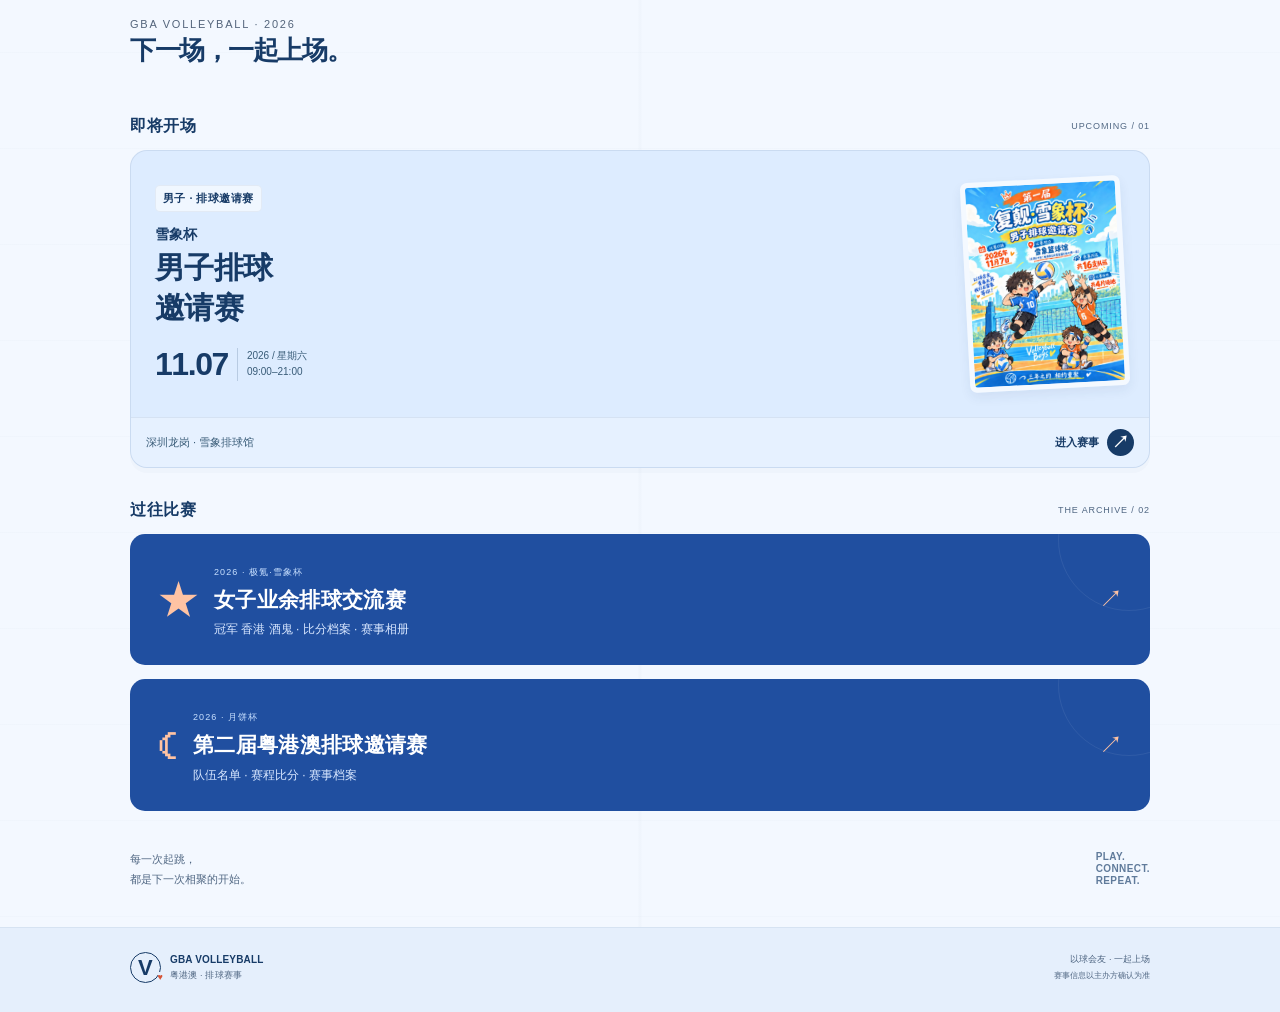
<file: index.html>
<!doctype html>
<html lang="zh-CN">
<head>
<meta charset="utf-8"><meta name="viewport" content="width=device-width,initial-scale=1"><meta name="theme-color" content="#f3f8ff">
<meta name="description" content="粤港澳排球赛事入口：极氪·雪象杯女子交流赛、男子邀请赛与2026月饼杯赛事档案。">
<title>GBA Volleyball · 一起上场</title><link rel="icon" href="favicon.svg"><link rel="stylesheet" href="portal.css?v=29">
</head>
<body>
<a class="skip" href="#events">跳到赛事入口</a>
<main class="shell">
<header class="portal-heading"><p>GBA VOLLEYBALL · 2026</p><h1>下一场，一起上场。</h1></header>
<section id="events" aria-labelledby="events-title">
<div class="section-label"><h2 id="events-title">即将开场</h2><span>UPCOMING / 01</span></div>
<div class="event-grid">

<a class="event-card men" href="xuexiangboys/" aria-label="进入雪象杯男子排球邀请赛">
<div class="event-upper"><div class="event-copy"><span class="category">男子 · 排球邀请赛</span><h3>雪象杯<span>男子排球<br>邀请赛</span></h3><div class="schedule"><b>11.07</b><span>2026 / 星期六<br>09:00–21:00</span></div></div><div class="poster-wrap"><img src="assets/boys-poster.webp" alt="男子赛事官方海报" width="1400" height="1867"></div></div>
<div class="event-bottom"><span>深圳龙岗 · 雪象排球馆</span><span class="enter">进入赛事 <span class="arrow" aria-hidden="true">↗</span></span></div>
</a>
</div>
</section>
<section class="archive-section" aria-labelledby="archive-title"><div class="section-label"><h2 id="archive-title">过往比赛</h2><span>THE ARCHIVE / 02</span></div>
<a class="archive" href="xuexianggirls/"><div class="moon" aria-hidden="true">★</div><div class="archive-copy"><span class="archive-tag">2026 · 极氪·雪象杯</span><h3>女子业余排球交流赛</h3><p>冠军 香港 酒鬼 · 比分档案 · 赛事相册</p></div><span class="archive-arrow">↗</span></a><a class="archive" href="mooncup2026/"><div class="moon" aria-hidden="true">☾</div><div class="archive-copy"><span class="archive-tag">2026 · 月饼杯</span><h3>第二届粤港澳排球邀请赛</h3><p>队伍名单 · 赛程比分 · 赛事档案</p></div><span class="archive-arrow" aria-hidden="true">↗</span></a></section>
<div class="closing"><span>每一次起跳，<br>都是下一次相聚的开始。</span><span class="closing-mark" aria-hidden="true">PLAY.<br>CONNECT.<br>REPEAT.</span></div>
</main>
<footer class="brand"><div class="brand-inner"><a href="./" class="brand-logo"><span class="logo-icon">V<span>♥</span></span><span>GBA VOLLEYBALL<small>粤港澳 · 排球赛事</small></span></a><p>以球会友 · 一起上场<br><small>赛事信息以主办方确认为准</small></p></div></footer>
</body></html>
</file>
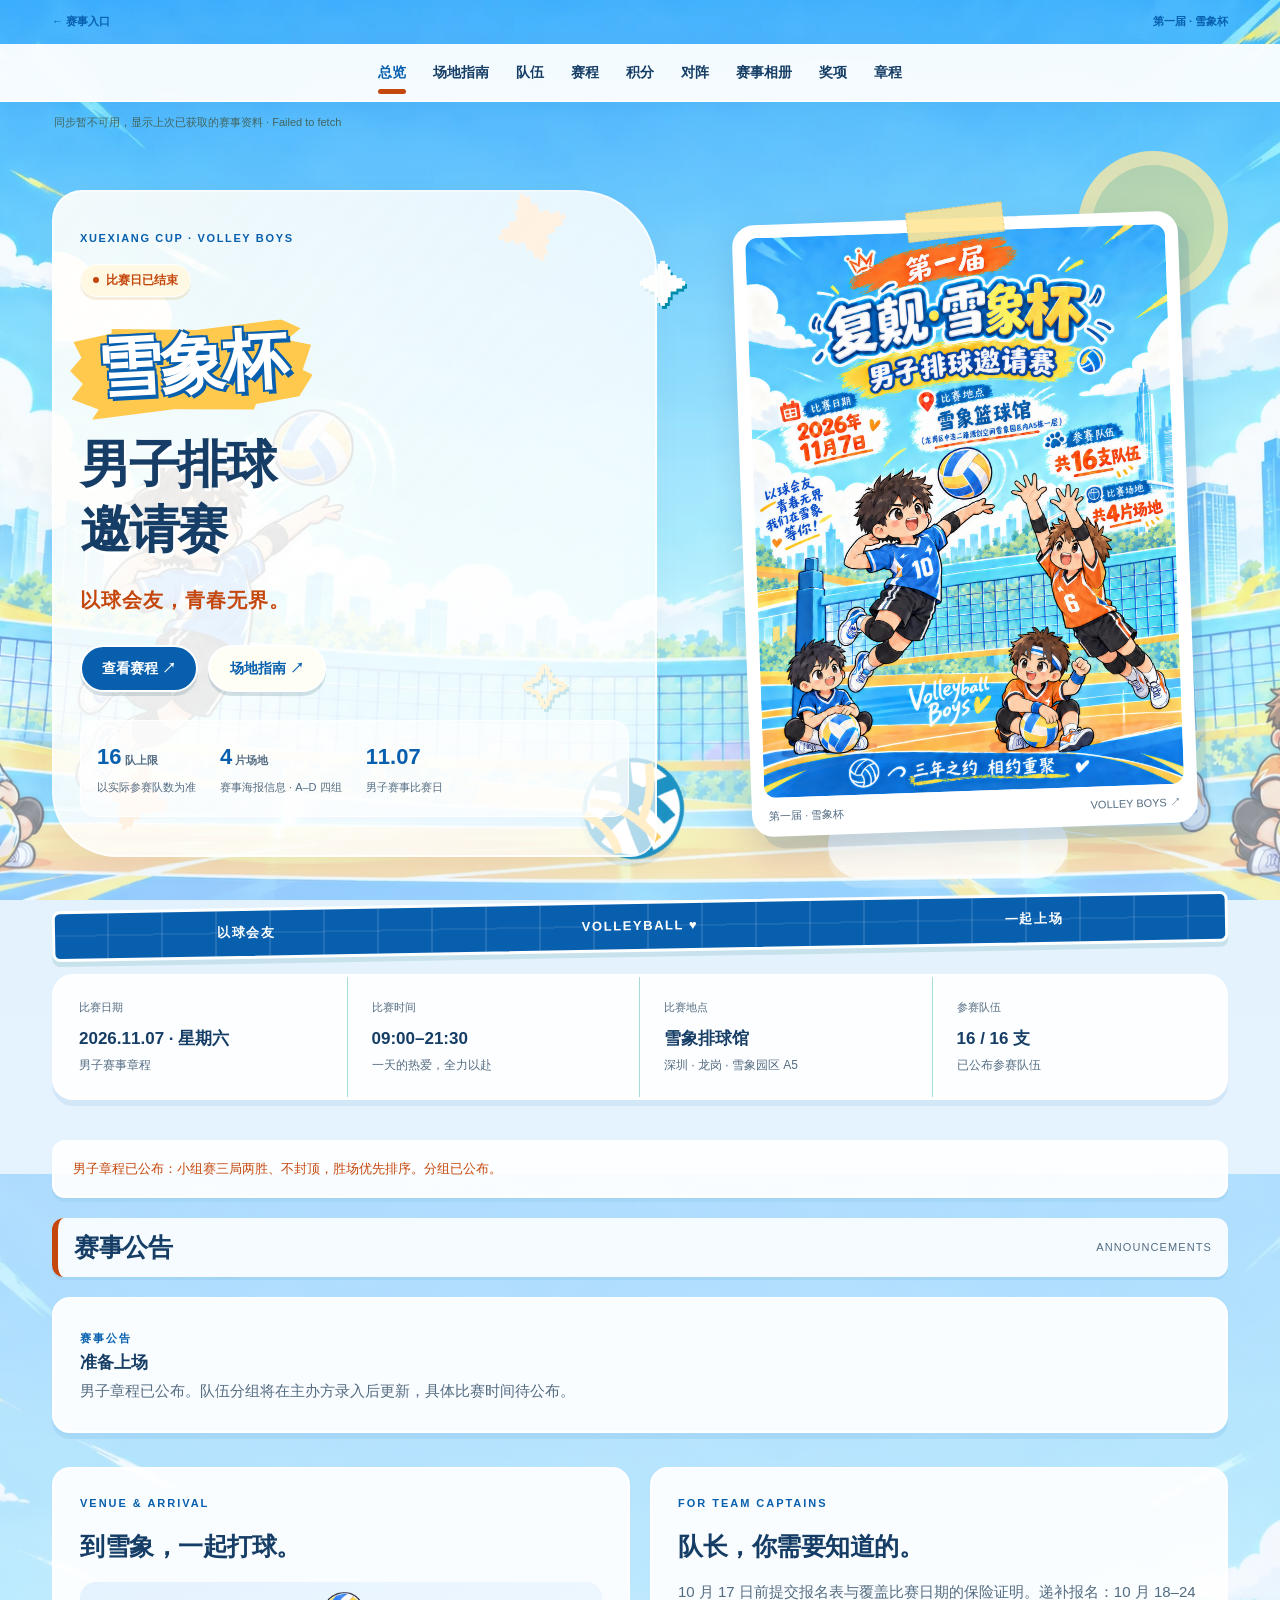
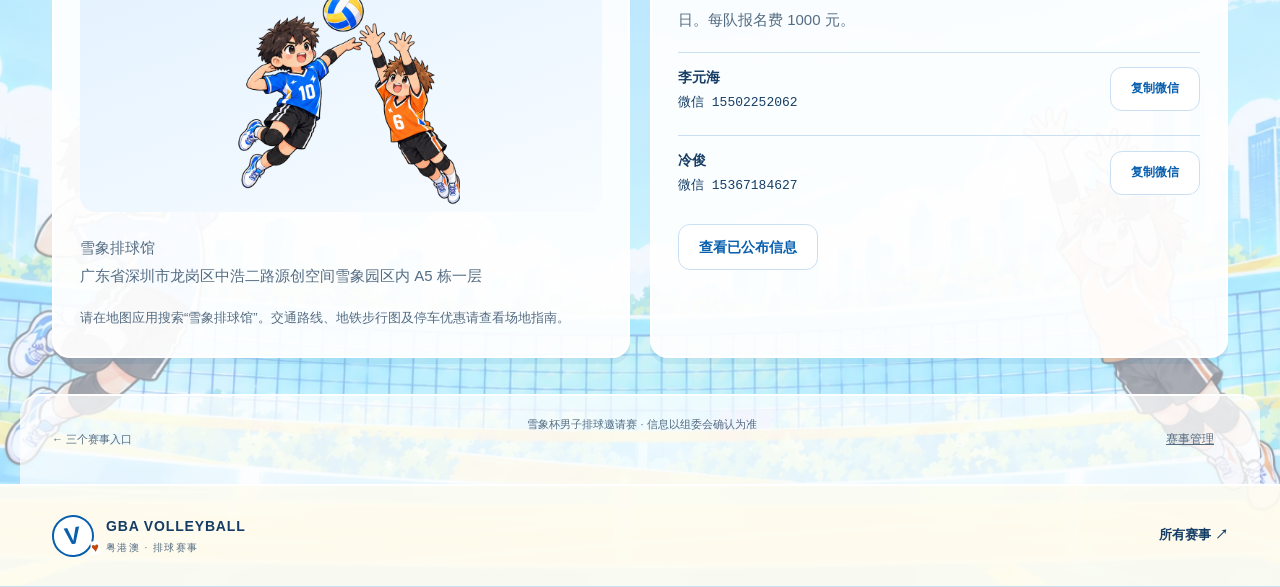
<file: xuexiangboys/index.html>
<!doctype html><html lang="zh-CN"><head><meta charset="utf-8"><meta name="viewport" content="width=device-width, initial-scale=1"><meta name="theme-color" content="#eaf6ff"><meta name="description" content="雪象杯男子排球邀请赛：赛事信息、队伍、赛程、比分、积分、对阵、相册与章程。"><title>雪象杯男子排球邀请赛 | GBA Volleyball</title><link rel="stylesheet" href="../shared/event.css?v=31"><link rel="stylesheet" href="../shared/festival.css?v=30"><link rel="icon" type="image/svg+xml" href="../favicon.svg"></head><body class="boys"><a class="skip" href="#content">跳到内容</a><div class="event-topline wrap"><a href="../">← 赛事入口</a><span>第一届 · 雪象杯</span></div><nav class="tabs" aria-label="赛事导航"><div class="wrap tab-inner"><a href="#overview" data-tab="overview">总览</a><a href="#venue" data-tab="venue">场地指南</a><a href="#teams" data-tab="teams">队伍</a><a href="#schedule" data-tab="schedule">赛程</a><a href="#standings" data-tab="standings">积分</a><a href="#bracket" data-tab="bracket">对阵</a><a href="#media" data-tab="media">赛事相册</a><a href="#awards" data-tab="awards">奖项</a><a href="#rules" data-tab="rules">章程</a></div></nav><main id="content" class="wrap" tabindex="-1"><div id="event-alert"></div><p id="sync-status" class="sync-status" role="status"></p><div id="view" aria-live="polite"></div><noscript><section class="panel"><h1>雪象杯男子排球邀请赛</h1><p>2026.11.07 · 星期六 · 雪象篮球馆</p><p>请启用 JavaScript 查看队伍、赛程和比分。赛事海报如下。</p><img class="full-poster" src="../assets/boys-poster.webp" alt="雪象杯男子排球邀请赛赛事海报"></section></noscript></main><footer class="wrap foot"><a href="../">← 三个赛事入口</a><span>雪象杯男子排球邀请赛 · 信息以组委会确认为准</span><a class="admin-entry" href="manage.html">赛事管理</a></footer><div class="mast footer-brand"><div class="wrap mast-inner"><a class="logo" href="../" aria-label="返回三个赛事入口"><span class="logo-mark">V<span>♥</span></span><span>GBA VOLLEYBALL<small>粤港澳 · 排球赛事</small></span></a><a class="home-link" href="../">所有赛事 ↗</a></div></div><dialog id="team-dialog" aria-labelledby="team-dialog-title"><div id="team-dialog-content"></div><form method="dialog"><button class="button quiet">关闭名单</button></form></dialog><div id="toast" role="status" class="toast" hidden></div><script id="event-data" type="application/json">{"end": "2026-11-07T21:30:00+08:00", "ball": "Mikasa V200W", "slug": "xuexiangboys", "rules": [{"body": "2026 年 11 月 7 日（星期六）09:00–21:30，深圳市龙岗区中浩二路源创空间雪象园区 A5 栋一层雪象排球馆。", "title": "比赛时间与场馆"}, {"body": "四组前两名出线，其余队伍参加排位赛。淘汰赛：A1 对 D2、B1 对 C2、C1 对 B2、D1 对 A2；半决赛：第 1 场胜方对第 3 场胜方，第 2 场胜方对第 4 场胜方。完整赛程见赛程页面。", "title": "小组赛与晋级"}, {"body": "小组赛单循环、三局两胜。前两局 25 分，决胜局 15 分；达到目标分须领先 2 分，章程未设封顶。不套用女子赛的 30／25 分上限。淘汰及排位赛局数与完整赛程待组委会补充。", "title": "局数与局分"}, {"body": "2:0：胜队 3 分、负队 0 分；2:1：胜队 2 分、负队 1 分。依次比较胜场数、积分、C 值（胜局总数÷负局总数）、Z 值（总得分÷总失分）。全部相同按章程由组委会抽签决定；网站不执行抽签，等待组委会确认名次。", "title": "小组积分与排序"}, {"body": "男子组不设性别限制；每队教练 1 名、队员 8–14 名，报名 13–14 名队员时须有 2 名自由人。每人仅代表一队。参加过排超、全运会、全锦赛或国外同等级及以上赛事的球员，每队每局仅可上场一名。", "title": "参赛人员与资格"}, {"body": "10 月 17 日前提交报名表与覆盖比赛日期的保险证明。递补报名：10 月 18–24 日。每队报名费 1000 元。 名单截止后不得随意修改；未按要求购买运动意外保险的人员不具备参赛资格。", "title": "报名与保险"}, {"body": "各队协同提供赛事裁判，每场比赛提供 2 名司线；队长赛前与赛事负责人交接，争议由队长与当值裁判沟通。", "title": "执裁与沟通"}, {"body": "网高 2.43 米；比赛球 Mikasa V200W。队服原则上统一，球衣须有号码，自由人与其他队员明显区分。", "title": "器材"}, {"body": "前三名颁发奖金、奖牌，并自动获得 2027 年度夏季赛事参赛资格。 冠军 1000 元、亚军 800 元、季军 600 元；个人奖由组委会评定。", "title": "奖项"}], "start": "2026-11-07T09:00:00+08:00", "teams": [{"code": "M01", "name": "深圳珞珈山", "seed": "A1", "group": "A", "region": "", "roster": [{"name": "武庭照", "number": "1", "captain": false, "level": "无级别", "restricted": false}, {"name": "吴晨", "number": "5", "captain": true, "level": "无级别", "restricted": false}, {"name": "雷宗霖", "number": "8", "captain": false, "level": "无级别", "restricted": false}, {"name": "廖鹏宇", "number": "7", "captain": false, "level": "无级别", "restricted": false}, {"name": "彭新宇", "number": "16", "captain": false, "level": "无级别", "restricted": false}, {"name": "卢纪印", "number": "77", "captain": false, "level": "无级别", "restricted": false}, {"name": "苏钰然", "number": "17", "captain": false, "level": "无级别", "restricted": false}, {"name": "周邦栋", "number": "66", "captain": false, "level": "无级别", "restricted": false}, {"name": "龚博儒", "number": "32", "captain": false, "level": "无级别", "restricted": false}, {"name": "彭治杰", "number": "9", "captain": false, "level": "无级别", "restricted": false}], "listNumber": 1}, {"code": "M02", "name": "香港省港奇兵", "seed": "A2", "group": "A", "region": "广州", "roster": [{"name": "周靖喆", "number": "5", "captain": false, "level": "一级", "restricted": false}, {"name": "梁智華", "number": "33", "captain": true, "level": "无级别", "restricted": false}, {"name": "孫梓軒", "number": "11", "captain": false, "level": "无级别", "restricted": false}, {"name": "凌浚軒", "number": "10", "captain": false, "level": "无级别", "restricted": false}, {"name": "陳鈺", "number": "6", "captain": false, "level": "一级", "restricted": false}, {"name": "李文焯", "number": "3", "captain": false, "level": "无级别", "restricted": false}, {"name": "蕭丞希", "number": "55", "captain": false, "level": "无级别", "restricted": false}, {"name": "畢駿禧", "number": "16", "captain": false, "level": "无级别", "restricted": false}, {"name": "區政言", "number": "12", "captain": false, "level": "无级别", "restricted": false}, {"name": "龔梁柱", "number": "7", "captain": false, "level": "一级", "restricted": false}], "listNumber": 2}, {"code": "M03", "name": "深圳湘港", "seed": "A3", "group": "A", "region": "惠州", "roster": [{"name": "李浩霖", "number": "3", "captain": false, "level": "无级别", "restricted": false}, {"name": "陈金昭", "number": "11", "captain": false, "level": "无级别", "restricted": false}, {"name": "刘助润", "number": "18", "captain": false, "level": "无级别", "restricted": false}, {"name": "李中康", "number": "10", "captain": false, "level": "无级别", "restricted": false}, {"name": "刘文俊", "number": "7", "captain": true, "level": "无级别", "restricted": false}, {"name": "王哲琪", "number": "6", "captain": false, "level": "一级", "restricted": false}, {"name": "Lorenzo", "number": "9", "captain": false, "level": "无级别", "restricted": false}, {"name": "肖铭", "number": "4", "captain": false, "level": "无级别", "restricted": false}, {"name": "林震琛", "number": "2", "captain": false, "level": "无级别", "restricted": false}, {"name": "顾呈诚", "number": "76", "captain": false, "level": "无级别", "restricted": false}, {"name": "邹欣锐", "number": "1", "captain": false, "level": "无级别", "restricted": false}, {"name": "徐梓淩", "number": "23", "captain": false, "level": "无级别", "restricted": false}, {"name": "吴多达", "number": "77", "captain": false, "level": "无级别", "restricted": false}], "listNumber": 3}, {"code": "M04", "name": "深圳XJBD", "seed": "A4", "group": "A", "region": "澳门", "roster": [{"name": "庄如城", "number": "13", "captain": true, "level": "无级别", "restricted": false}, {"name": "胡青杨", "number": "4", "captain": false, "level": "无级别", "restricted": false}, {"name": "邹林峰", "number": "7", "captain": false, "level": "无级别", "restricted": false}, {"name": "黄靖宇", "number": "15", "captain": false, "level": "无级别", "restricted": false}, {"name": "李哲", "number": "2", "captain": false, "level": "无级别", "restricted": false}, {"name": "胡皓辰", "number": "5", "captain": false, "level": "一级", "restricted": false}, {"name": "唐麒", "number": "4", "captain": false, "level": "无级别", "restricted": false}, {"name": "肖宇", "number": "33", "captain": false, "level": "一级", "restricted": false}, {"name": "吴旻坤", "number": "9", "captain": false, "level": "无级别", "restricted": false}, {"name": "黄可", "number": "72", "captain": false, "level": "无级别", "restricted": false}, {"name": "李泽林", "number": "3", "captain": false, "level": "无级别", "restricted": false}], "listNumber": 4}, {"code": "M05", "name": "K.T国际学苑", "seed": "B1", "group": "B", "region": "中山", "roster": [{"name": "黄振伦", "number": "10", "captain": true, "level": "无级别", "restricted": false}, {"name": "饶兆琮", "number": "2", "captain": false, "level": "无级别", "restricted": false}, {"name": "李景新", "number": "67", "captain": false, "level": "无级别", "restricted": false}, {"name": "任柏豪", "number": "14", "captain": false, "level": "无级别", "restricted": false}, {"name": "谭启源", "number": "8", "captain": false, "level": "无级别", "restricted": false}, {"name": "柳中彥", "number": "13", "captain": false, "level": "无级别", "restricted": false}, {"name": "周子杰", "number": "69", "captain": false, "level": "无级别", "restricted": false}, {"name": "冯梓浩", "number": "6", "captain": false, "level": "无级别", "restricted": false}, {"name": "黄明贤", "number": "1", "captain": false, "level": "无级别", "restricted": false}, {"name": "杨振威", "number": "43", "captain": false, "level": "无级别", "restricted": false}, {"name": "庄纪来", "number": "24", "captain": false, "level": "无级别", "restricted": false}, {"name": "叶永健", "number": "28", "captain": false, "level": "无级别", "restricted": false}, {"name": "郑浩然", "number": "12", "captain": false, "level": "一级", "restricted": false}], "listNumber": 5}, {"code": "M06", "name": "深圳石更", "seed": "B2", "group": "B", "region": "珠海", "roster": [{"name": "区文滔", "number": "11", "captain": true, "level": "无级别", "restricted": false}, {"name": "林洛可", "number": "4", "captain": false, "level": "无级别", "restricted": false}, {"name": "曾健维", "number": "6", "captain": false, "level": "无级别", "restricted": false}, {"name": "关祖涛", "number": "7", "captain": false, "level": "无级别", "restricted": false}, {"name": "韦青茂", "number": "9", "captain": false, "level": "无级别", "restricted": false}, {"name": "蓝泽龙", "number": "10", "captain": false, "level": "无级别", "restricted": false}, {"name": "何健文", "number": "13", "captain": false, "level": "无级别", "restricted": false}, {"name": "郑凯文", "number": "14", "captain": false, "level": "无级别", "restricted": false}, {"name": "陈立恩", "number": "15", "captain": false, "level": "无级别", "restricted": false}, {"name": "张楷健", "number": "17", "captain": false, "level": "无级别", "restricted": false}, {"name": "朱晓寰", "number": "19", "captain": false, "level": "无级别", "restricted": false}, {"name": "唐清云", "number": "20", "captain": false, "level": "无级别", "restricted": false}], "listNumber": 6}, {"code": "M07", "name": "深圳GSV", "seed": "B3", "group": "B", "region": "", "roster": [{"name": "陈景辉", "number": "1", "captain": true, "level": "无级别", "restricted": false}, {"name": "陈景鸿", "number": "3", "captain": false, "level": "无级别", "restricted": false}, {"name": "李湛荣", "number": "16", "captain": false, "level": "无级别", "restricted": false}, {"name": "张俊鹏", "number": "7", "captain": false, "level": "无级别", "restricted": false}, {"name": "王婉蓉", "number": "8", "captain": false, "level": "无级别", "restricted": false}, {"name": "肖健翔", "number": "15", "captain": false, "level": "无级别", "restricted": false}, {"name": "张梓荣", "number": "4", "captain": false, "level": "无级别", "restricted": false}, {"name": "曾科桦", "number": "13", "captain": false, "level": "无级别", "restricted": false}, {"name": "张小为", "number": "14", "captain": false, "level": "无级别", "restricted": false}, {"name": "陈伟聪", "number": "81", "captain": false, "level": "无级别", "restricted": false}, {"name": "刘宇鹏", "number": "8", "captain": false, "level": "无级别", "restricted": false}, {"name": "李智繁", "number": "10", "captain": false, "level": "无级别", "restricted": false}, {"name": "宋树鑫", "number": "99", "captain": false, "level": "无级别", "restricted": false}], "listNumber": 7}, {"code": "M08", "name": "深圳兔米特", "seed": "B4", "group": "B", "region": "", "roster": [{"name": "崔俊杰", "number": "11", "captain": true, "level": "无级别", "restricted": false}, {"name": "阿迪力", "number": "4", "captain": false, "level": "无级别", "restricted": false}, {"name": "王今", "number": "5", "captain": false, "level": "无级别", "restricted": false}, {"name": "黄铭彦", "number": "9", "captain": false, "level": "无级别", "restricted": false}, {"name": "朱家佑", "number": "10", "captain": false, "level": "无级别", "restricted": false}, {"name": "李相言", "number": "14", "captain": false, "level": "二级", "restricted": false}, {"name": "王浩宇", "number": "15", "captain": false, "level": "二级", "restricted": false}, {"name": "于航", "number": "16", "captain": false, "level": "无级别", "restricted": false}, {"name": "吴仁浩", "number": "19", "captain": false, "level": "无级别", "restricted": false}, {"name": "周祖兴", "number": "26", "captain": false, "level": "健将", "restricted": false}, {"name": "杨钧皓", "number": "29", "captain": false, "level": "无级别", "restricted": false}], "listNumber": 8}, {"code": "M09", "name": "深圳THU.", "seed": "C1", "group": "C", "region": "", "roster": [{"name": "张心语", "number": "5", "captain": false, "level": "无级别", "restricted": false}, {"name": "罗煌献", "number": "12", "captain": false, "level": "无级别", "restricted": false}, {"name": "陈海彬", "number": "10", "captain": false, "level": "无级别", "restricted": false}, {"name": "邱浩鑫", "number": "18", "captain": false, "level": "无级别", "restricted": false}, {"name": "洪震", "number": "11", "captain": false, "level": "无级别", "restricted": false}, {"name": "刘文豪", "number": "77", "captain": false, "level": "无级别", "restricted": false}, {"name": "刘健", "number": "15", "captain": false, "level": "无级别", "restricted": false}, {"name": "何燕锋", "number": "6", "captain": false, "level": "无级别", "restricted": false}, {"name": "邝浩劲", "number": "3", "captain": false, "level": "无级别", "restricted": false}, {"name": "楚阳阳", "number": "17", "captain": false, "level": "无级别", "restricted": false}, {"name": "黎韦涛", "number": "34", "captain": false, "level": "无级别", "restricted": false}, {"name": "周昌盛", "number": "37", "captain": false, "level": "无级别", "restricted": false}, {"name": "刘嘉诚", "number": "71", "captain": false, "level": "无级别", "restricted": false}, {"name": "邓子劲", "number": "6", "captain": false, "level": "无级别", "restricted": false}], "listNumber": 9}, {"code": "M10", "name": "深圳沙河学院", "seed": "C2", "group": "C", "region": "", "roster": [{"name": "田得元", "number": "6", "captain": true, "level": "无级别", "restricted": false}, {"name": "魏一鑫", "number": "4", "captain": false, "level": "无级别", "restricted": false}, {"name": "陈堆", "number": "2", "captain": false, "level": "无级别", "restricted": false}, {"name": "杨嘉雯", "number": "27", "captain": false, "level": "无级别", "restricted": false}, {"name": "杨堃", "number": "5", "captain": false, "level": "无级别", "restricted": false}, {"name": "吴盛理", "number": "8", "captain": false, "level": "无级别", "restricted": false}, {"name": "闫忆彬", "number": "23", "captain": false, "level": "无级别", "restricted": false}, {"name": "李继业", "number": "9", "captain": false, "level": "无级别", "restricted": false}, {"name": "黄冠超", "number": "30", "captain": false, "level": "无级别", "restricted": false}, {"name": "冷俊", "number": "17", "captain": false, "level": "无级别", "restricted": false}, {"name": "周泰一", "number": "19", "captain": false, "level": "无级别", "restricted": false}, {"name": "陈泽滨", "number": "26", "captain": false, "level": "无级别", "restricted": false}], "listNumber": 10}, {"code": "M11", "name": "中山ZMUN", "seed": "C3", "group": "C", "region": "", "roster": [{"name": "黄璜", "number": "12", "captain": false, "level": "无级别", "restricted": false}, {"name": "陶然", "number": "2", "captain": false, "level": "无级别", "restricted": false}, {"name": "肖骁哲", "number": "11", "captain": false, "level": "无级别", "restricted": false}, {"name": "周廷铉", "number": "1", "captain": false, "level": "二级", "restricted": false}, {"name": "何浚杰", "number": "77", "captain": true, "level": "无级别", "restricted": true}, {"name": "李永濠", "number": "16", "captain": false, "level": "一级", "restricted": false}, {"name": "陈浩杰", "number": "10", "captain": false, "level": "二级", "restricted": false}, {"name": "凌毅东", "number": "17", "captain": false, "level": "无级别", "restricted": true}, {"name": "代成龙", "number": "27", "captain": false, "level": "一级", "restricted": false}, {"name": "蔡昊东", "number": "15", "captain": false, "level": "一级", "restricted": false}, {"name": "卢赐乐", "number": "5", "captain": false, "level": "一级", "restricted": false}, {"name": "林思宪", "number": "9", "captain": false, "level": "一级", "restricted": false}, {"name": "陈嘉伦", "number": "8", "captain": false, "level": "无级别", "restricted": false}, {"name": "林骏汝", "number": "18", "captain": false, "level": "无级别", "restricted": false}, {"name": "王希文", "number": "3", "captain": false, "level": "无级别", "restricted": false}], "listNumber": 11}, {"code": "M12", "name": "湾区VBRO", "seed": "C4", "group": "C", "region": "", "roster": [{"name": "林鑫淼", "number": "3", "captain": false, "position": "", "level": "一级", "restricted": false}, {"name": "姚凯智", "number": "4", "captain": false, "position": "", "level": "二级", "restricted": false}, {"name": "于畅", "number": "7", "captain": false, "position": "", "level": "二级", "restricted": false}, {"name": "杨龙晖", "number": "8", "captain": false, "position": "", "level": "健将", "restricted": true}, {"name": "张耀日", "number": "10", "captain": false, "position": "", "level": "一级", "restricted": false}, {"name": "佘昆洋", "number": "11", "captain": false, "position": "", "level": "一级", "restricted": false}, {"name": "杨凯程", "number": "13", "captain": true, "position": "", "level": "健将", "restricted": true}, {"name": "段惟瀚", "number": "17", "captain": false, "position": "", "level": "无级别", "restricted": false}, {"name": "张雪豪", "number": "18", "captain": false, "position": "", "level": "一级", "restricted": false}, {"name": "付豪", "number": "20", "captain": false, "position": "", "level": "无级别", "restricted": false}, {"name": "董含灵", "number": "88", "captain": false, "position": "", "level": "无级别", "restricted": false, "registrationNote": "宇宙级"}, {"name": "林圳标", "number": "1023", "captain": false, "position": "", "level": "无级别", "restricted": false}, {"name": "刘伟铭", "number": "11", "level": "健将", "restricted": false, "captain": false}, {"name": "周政", "number": "1", "level": "一级", "restricted": false, "captain": false}], "listNumber": 12}, {"code": "M13", "name": "深圳小浪底", "seed": "D1", "group": "D", "region": "", "roster": [{"name": "刘智", "number": "0", "captain": false, "level": "无级别", "restricted": false}, {"name": "曾维涛", "number": "1", "captain": false, "level": "一级", "restricted": false}, {"name": "刘文宇", "number": "4", "captain": false, "level": "无级别", "restricted": false}, {"name": "杨泽航", "number": "5", "captain": false, "level": "无级别", "restricted": false}, {"name": "黄雨晨", "number": "6", "captain": true, "level": "一级", "restricted": false}, {"name": "黄竞全", "number": "7", "captain": false, "level": "无级别", "restricted": false}, {"name": "卢国锋", "number": "8", "captain": false, "level": "无级别", "restricted": false}, {"name": "苏轮", "number": "15", "captain": false, "level": "无级别", "restricted": false}, {"name": "姬建平", "number": "17", "captain": false, "level": "无级别", "restricted": false}, {"name": "高智超", "number": "18", "captain": false, "level": "无级别", "restricted": false}, {"name": "刘健均", "number": "22", "captain": false, "level": "无级别", "restricted": false}, {"name": "谢孟达", "number": "23", "captain": false, "level": "无级别", "restricted": false}], "listNumber": 13}, {"code": "M14", "name": "澳門驁駿體育會", "seed": "D2", "group": "D", "region": "", "roster": [{"name": "李棵榮", "number": "4", "captain": true, "level": "无级别", "restricted": false}, {"name": "楊兆聲", "number": "2", "captain": false, "level": "无级别", "restricted": false}, {"name": "崔景堯", "number": "1", "captain": false, "level": "无级别", "restricted": false}, {"name": "蕭景煒", "number": "5", "captain": false, "level": "无级别", "restricted": false}, {"name": "吳睿龍", "number": "10", "captain": false, "level": "无级别", "restricted": false}, {"name": "陳宏楷", "number": "11", "captain": false, "level": "无级别", "restricted": false}, {"name": "吳誠一", "number": "14", "captain": false, "level": "无级别", "restricted": false}, {"name": "黎尚一", "number": "3", "captain": false, "level": "无级别", "restricted": false}], "listNumber": 14}, {"code": "M15", "name": "广州ZooParty", "seed": "D3", "group": "D", "region": "", "roster": [{"name": "陈如明", "number": "6", "captain": true, "level": "无级别", "restricted": false}, {"name": "杨城", "number": "2", "captain": false, "level": "无级别", "restricted": false}, {"name": "卢伟东", "number": "66", "captain": false, "level": "无级别", "restricted": false}, {"name": "熊宇辰", "number": "16", "captain": false, "level": "无级别", "restricted": false}, {"name": "丘振钢", "number": "9", "captain": false, "level": "无级别", "restricted": false}, {"name": "吴天乐", "number": "5", "captain": false, "level": "无级别", "restricted": false}, {"name": "杨后羿", "number": "15", "captain": false, "level": "无级别", "restricted": false}, {"name": "赵嘉威", "number": "59", "captain": false, "level": "无级别", "restricted": false}, {"name": "丘梓裕", "number": "7", "captain": false, "level": "无级别", "restricted": false}, {"name": "陈伟昊", "number": "11", "captain": false, "level": "无级别", "restricted": false}, {"name": "王贝霖", "number": "1", "captain": false, "level": "无级别", "restricted": false}, {"name": "罗涛", "number": "123", "captain": false, "level": "无级别", "restricted": false}], "listNumber": 15}, {"code": "M16", "name": "珠海三威集团", "seed": "D4", "group": "D", "region": "", "roster": [{"name": "贝思喆", "number": "12", "captain": true, "level": "无级别", "restricted": false}, {"name": "黄宇洲", "number": "18", "captain": false, "level": "一级", "restricted": false}, {"name": "李浩贤", "number": "0", "captain": false, "level": "无级别", "restricted": false}, {"name": "黄世波", "number": "10", "captain": false, "level": "二级", "restricted": false}, {"name": "潘俊成", "number": "11", "captain": false, "level": "无级别", "restricted": false}, {"name": "王泽桉", "number": "13", "captain": false, "level": "一级", "restricted": false}, {"name": "颜建杰", "number": "7", "captain": false, "level": "二级", "restricted": false}, {"name": "李绎东", "number": "9", "captain": false, "level": "一级", "restricted": false}, {"name": "王元彪", "number": "8", "captain": false, "level": "二级", "restricted": false}, {"name": "李栩逸", "number": "11", "captain": false, "level": "一级", "restricted": false}, {"name": "赵泉焯", "number": "1", "captain": false, "level": "一级", "restricted": false}, {"name": "蔡谨励", "number": "15", "captain": false, "level": "二级", "restricted": false}, {"name": "张家硕", "number": "5", "captain": false, "level": "一级", "restricted": false}, {"name": "林家豪", "number": "21", "captain": false, "level": "无级别", "restricted": false}], "listNumber": 16}], "theme": "boys", "title": "雪象杯男子排球邀请赛", "venue": "雪象排球馆", "albums": [], "awards": {"podium": {}, "individual": [{"name": "", "team": "", "label": "最有价值球员 ×1"}, {"name": "", "team": "", "label": "最佳主攻 ×2"}, {"name": "", "team": "", "label": "最佳副攻 ×2"}, {"name": "", "team": "", "label": "最佳二传 ×1"}, {"name": "", "team": "", "label": "最佳接应 ×1"}, {"name": "", "team": "", "label": "最佳自由人 ×1"}]}, "courts": 4, "groups": ["A", "B", "C", "D"], "poster": "../assets/boys-poster.webp", "prizes": [1000, 800, 600], "slogan": "以球会友，青春无界。", "address": "广东省深圳市龙岗区中浩二路源创空间雪象园区内 A5 栋一层", "english": "XUEXIANG CUP · VOLLEY BOYS", "matches": [{"a": {"t": "seed", "code": "A1"}, "b": {"t": "seed", "code": "A2"}, "no": 1, "ref": "C1 / C2", "sets": [], "time": "2026-11-07T09:00", "court": "1号场", "group": "A", "stage": "group", "status": "upcoming", "lineJudges": "C1 / C2", "officialsNote": "两队共同承担主裁及边裁", "previousCourtMatchNo": null}, {"a": {"t": "seed", "code": "A3"}, "b": {"t": "seed", "code": "A4"}, "no": 2, "ref": "C3 / C4", "sets": [], "time": "2026-11-07T09:00", "court": "2号场", "group": "A", "stage": "group", "status": "upcoming", "lineJudges": "C3 / C4", "officialsNote": "两队共同承担主裁及边裁", "previousCourtMatchNo": null}, {"a": {"t": "seed", "code": "B1"}, "b": {"t": "seed", "code": "B2"}, "no": 3, "ref": "D1 / D2", "sets": [], "time": "2026-11-07T09:00", "court": "3号场", "group": "B", "stage": "group", "status": "upcoming", "lineJudges": "D1 / D2", "officialsNote": "两队共同承担主裁及边裁", "previousCourtMatchNo": null}, {"a": {"t": "seed", "code": "B3"}, "b": {"t": "seed", "code": "B4"}, "no": 4, "ref": "D3 / D4", "sets": [], "time": "2026-11-07T09:00", "court": "4号场", "group": "B", "stage": "group", "status": "upcoming", "lineJudges": "D3 / D4", "officialsNote": "两队共同承担主裁及边裁", "previousCourtMatchNo": null}, {"a": {"t": "seed", "code": "C1"}, "b": {"t": "seed", "code": "C2"}, "no": 5, "ref": "A1 / A2", "sets": [], "time": "2026-11-07T10:00", "court": "1号场", "group": "C", "stage": "group", "status": "upcoming", "lineJudges": "A1 / A2", "officialsNote": "两队共同承担主裁及边裁", "previousCourtMatchNo": 1}, {"a": {"t": "seed", "code": "C3"}, "b": {"t": "seed", "code": "C4"}, "no": 6, "ref": "A3 / A4", "sets": [], "time": "2026-11-07T10:00", "court": "2号场", "group": "C", "stage": "group", "status": "upcoming", "lineJudges": "A3 / A4", "officialsNote": "两队共同承担主裁及边裁", "previousCourtMatchNo": 2}, {"a": {"t": "seed", "code": "D1"}, "b": {"t": "seed", "code": "D2"}, "no": 7, "ref": "B1 / B2", "sets": [], "time": "2026-11-07T10:00", "court": "3号场", "group": "D", "stage": "group", "status": "upcoming", "lineJudges": "B1 / B2", "officialsNote": "两队共同承担主裁及边裁", "previousCourtMatchNo": 3}, {"a": {"t": "seed", "code": "D3"}, "b": {"t": "seed", "code": "D4"}, "no": 8, "ref": "B3 / B4", "sets": [], "time": "2026-11-07T10:00", "court": "4号场", "group": "D", "stage": "group", "status": "upcoming", "lineJudges": "B3 / B4", "officialsNote": "两队共同承担主裁及边裁", "previousCourtMatchNo": 4}, {"a": {"t": "seed", "code": "A1"}, "b": {"t": "seed", "code": "A3"}, "no": 9, "ref": "C1 / C2", "sets": [], "time": "2026-11-07T11:00", "court": "1号场", "group": "A", "stage": "group", "status": "upcoming", "lineJudges": "C1 / C2", "officialsNote": "两队共同承担主裁及边裁", "previousCourtMatchNo": 5}, {"a": {"t": "seed", "code": "A2"}, "b": {"t": "seed", "code": "A4"}, "no": 10, "ref": "C3 / C4", "sets": [], "time": "2026-11-07T11:00", "court": "2号场", "group": "A", "stage": "group", "status": "upcoming", "lineJudges": "C3 / C4", "officialsNote": "两队共同承担主裁及边裁", "previousCourtMatchNo": 6}, {"a": {"t": "seed", "code": "B1"}, "b": {"t": "seed", "code": "B3"}, "no": 11, "ref": "D1 / D2", "sets": [], "time": "2026-11-07T11:00", "court": "3号场", "group": "B", "stage": "group", "status": "upcoming", "lineJudges": "D1 / D2", "officialsNote": "两队共同承担主裁及边裁", "previousCourtMatchNo": 7}, {"a": {"t": "seed", "code": "B2"}, "b": {"t": "seed", "code": "B4"}, "no": 12, "ref": "D3 / D4", "sets": [], "time": "2026-11-07T11:00", "court": "4号场", "group": "B", "stage": "group", "status": "upcoming", "lineJudges": "D3 / D4", "officialsNote": "两队共同承担主裁及边裁", "previousCourtMatchNo": 8}, {"a": {"t": "seed", "code": "C1"}, "b": {"t": "seed", "code": "C3"}, "no": 13, "ref": "A1 / A3", "sets": [], "time": "2026-11-07T12:00", "court": "1号场", "group": "C", "stage": "group", "status": "upcoming", "lineJudges": "A1 / A3", "officialsNote": "两队共同承担主裁及边裁", "previousCourtMatchNo": 9}, {"a": {"t": "seed", "code": "C2"}, "b": {"t": "seed", "code": "C4"}, "no": 14, "ref": "A2 / A4", "sets": [], "time": "2026-11-07T12:00", "court": "2号场", "group": "C", "stage": "group", "status": "upcoming", "lineJudges": "A2 / A4", "officialsNote": "两队共同承担主裁及边裁", "previousCourtMatchNo": 10}, {"a": {"t": "seed", "code": "D1"}, "b": {"t": "seed", "code": "D3"}, "no": 15, "ref": "B1 / B3", "sets": [], "time": "2026-11-07T12:00", "court": "3号场", "group": "D", "stage": "group", "status": "upcoming", "lineJudges": "B1 / B3", "officialsNote": "两队共同承担主裁及边裁", "previousCourtMatchNo": 11}, {"a": {"t": "seed", "code": "D2"}, "b": {"t": "seed", "code": "D4"}, "no": 16, "ref": "B2 / B4", "sets": [], "time": "2026-11-07T12:00", "court": "4号场", "group": "D", "stage": "group", "status": "upcoming", "lineJudges": "B2 / B4", "officialsNote": "两队共同承担主裁及边裁", "previousCourtMatchNo": 12}, {"a": {"t": "seed", "code": "A1"}, "b": {"t": "seed", "code": "A4"}, "no": 17, "ref": "C1 / C3", "sets": [], "time": "2026-11-07T13:00", "court": "1号场", "group": "A", "stage": "group", "status": "upcoming", "lineJudges": "C1 / C3", "officialsNote": "两队共同承担主裁及边裁", "previousCourtMatchNo": 13}, {"a": {"t": "seed", "code": "A2"}, "b": {"t": "seed", "code": "A3"}, "no": 18, "ref": "C2 / C4", "sets": [], "time": "2026-11-07T13:00", "court": "2号场", "group": "A", "stage": "group", "status": "upcoming", "lineJudges": "C2 / C4", "officialsNote": "两队共同承担主裁及边裁", "previousCourtMatchNo": 14}, {"a": {"t": "seed", "code": "B1"}, "b": {"t": "seed", "code": "B4"}, "no": 19, "ref": "D1 / D3", "sets": [], "time": "2026-11-07T13:00", "court": "3号场", "group": "B", "stage": "group", "status": "upcoming", "lineJudges": "D1 / D3", "officialsNote": "两队共同承担主裁及边裁", "previousCourtMatchNo": 15}, {"a": {"t": "seed", "code": "B2"}, "b": {"t": "seed", "code": "B3"}, "no": 20, "ref": "D2 / D4", "sets": [], "time": "2026-11-07T13:00", "court": "4号场", "group": "B", "stage": "group", "status": "upcoming", "lineJudges": "D2 / D4", "officialsNote": "两队共同承担主裁及边裁", "previousCourtMatchNo": 16}, {"a": {"t": "seed", "code": "C1"}, "b": {"t": "seed", "code": "C4"}, "no": 21, "ref": "A1 / A4", "sets": [], "time": "2026-11-07T14:00", "court": "1号场", "group": "C", "stage": "group", "status": "upcoming", "lineJudges": "A1 / A4", "officialsNote": "两队共同承担主裁及边裁", "previousCourtMatchNo": 17}, {"a": {"t": "seed", "code": "C2"}, "b": {"t": "seed", "code": "C3"}, "no": 22, "ref": "A2 / A3", "sets": [], "time": "2026-11-07T14:00", "court": "2号场", "group": "C", "stage": "group", "status": "upcoming", "lineJudges": "A2 / A3", "officialsNote": "两队共同承担主裁及边裁", "previousCourtMatchNo": 18}, {"a": {"t": "seed", "code": "D1"}, "b": {"t": "seed", "code": "D4"}, "no": 23, "ref": "B1 / B4", "sets": [], "time": "2026-11-07T14:00", "court": "3号场", "group": "D", "stage": "group", "status": "upcoming", "lineJudges": "B1 / B4", "officialsNote": "两队共同承担主裁及边裁", "previousCourtMatchNo": 19}, {"a": {"t": "seed", "code": "D2"}, "b": {"t": "seed", "code": "D3"}, "no": 24, "ref": "B2 / B3", "sets": [], "time": "2026-11-07T14:00", "court": "4号场", "group": "D", "stage": "group", "status": "upcoming", "lineJudges": "B2 / B3", "officialsNote": "两队共同承担主裁及边裁", "previousCourtMatchNo": 20}, {"a": {"g": "A", "r": 3, "t": "rank"}, "b": {"g": "B", "r": 4, "t": "rank"}, "no": 25, "ref": "主办方", "sets": [], "time": "2026-11-07T15:30", "court": "1号场", "group": "", "stage": "placement", "status": "upcoming", "lineJudges": "上一场比赛队伍", "stageLabel": "9–16名四分之一决赛", "previousCourtMatchNo": 21}, {"a": {"g": "B", "r": 3, "t": "rank"}, "b": {"g": "A", "r": 4, "t": "rank"}, "no": 26, "ref": "主办方", "sets": [], "time": "2026-11-07T15:30", "court": "2号场", "group": "", "stage": "placement", "status": "upcoming", "lineJudges": "上一场比赛队伍", "stageLabel": "9–16名四分之一决赛", "previousCourtMatchNo": 22}, {"a": {"g": "C", "r": 3, "t": "rank"}, "b": {"g": "D", "r": 4, "t": "rank"}, "no": 27, "ref": "主办方", "sets": [], "time": "2026-11-07T15:30", "court": "3号场", "group": "", "stage": "placement", "status": "upcoming", "lineJudges": "上一场比赛队伍", "stageLabel": "9–16名四分之一决赛", "previousCourtMatchNo": 23}, {"a": {"g": "D", "r": 3, "t": "rank"}, "b": {"g": "C", "r": 4, "t": "rank"}, "no": 28, "ref": "主办方", "sets": [], "time": "2026-11-07T15:30", "court": "4号场", "group": "", "stage": "placement", "status": "upcoming", "lineJudges": "上一场比赛队伍", "stageLabel": "9–16名四分之一决赛", "previousCourtMatchNo": 24}, {"a": {"g": "A", "r": 1, "t": "rank"}, "b": {"g": "D", "r": 2, "t": "rank"}, "no": 29, "ref": "主办方", "sets": [], "time": "2026-11-07T16:30", "court": "1号场", "group": "", "stage": "knockout", "status": "upcoming", "lineJudges": "上一场比赛队伍", "stageLabel": "1–8名四分之一决赛", "previousCourtMatchNo": 25}, {"a": {"g": "B", "r": 1, "t": "rank"}, "b": {"g": "C", "r": 2, "t": "rank"}, "no": 30, "ref": "主办方", "sets": [], "time": "2026-11-07T16:30", "court": "2号场", "group": "", "stage": "knockout", "status": "upcoming", "lineJudges": "上一场比赛队伍", "stageLabel": "1–8名四分之一决赛", "previousCourtMatchNo": 26}, {"a": {"g": "C", "r": 1, "t": "rank"}, "b": {"g": "B", "r": 2, "t": "rank"}, "no": 31, "ref": "主办方", "sets": [], "time": "2026-11-07T16:30", "court": "3号场", "group": "", "stage": "knockout", "status": "upcoming", "lineJudges": "上一场比赛队伍", "stageLabel": "1–8名四分之一决赛", "previousCourtMatchNo": 27}, {"a": {"g": "D", "r": 1, "t": "rank"}, "b": {"g": "A", "r": 2, "t": "rank"}, "no": 32, "ref": "主办方", "sets": [], "time": "2026-11-07T16:30", "court": "4号场", "group": "", "stage": "knockout", "status": "upcoming", "lineJudges": "上一场比赛队伍", "stageLabel": "1–8名四分之一决赛", "previousCourtMatchNo": 28}, {"a": {"m": 25, "t": "lose"}, "b": {"m": 26, "t": "lose"}, "no": 33, "ref": "主办方", "sets": [], "time": "2026-11-07T17:30", "court": "1号场", "group": "", "stage": "placement", "status": "upcoming", "lineJudges": "上一场比赛队伍", "stageLabel": "13–16名排位赛", "previousCourtMatchNo": 29}, {"a": {"m": 27, "t": "lose"}, "b": {"m": 28, "t": "lose"}, "no": 34, "ref": "主办方", "sets": [], "time": "2026-11-07T17:30", "court": "2号场", "group": "", "stage": "placement", "status": "upcoming", "lineJudges": "上一场比赛队伍", "stageLabel": "13–16名排位赛", "previousCourtMatchNo": 30}, {"a": {"m": 25, "t": "win"}, "b": {"m": 26, "t": "win"}, "no": 35, "ref": "主办方", "sets": [], "time": "2026-11-07T17:30", "court": "3号场", "group": "", "stage": "placement", "status": "upcoming", "lineJudges": "上一场比赛队伍", "stageLabel": "9–12名排位赛", "previousCourtMatchNo": 31}, {"a": {"m": 27, "t": "win"}, "b": {"m": 28, "t": "win"}, "no": 36, "ref": "主办方", "sets": [], "time": "2026-11-07T17:30", "court": "4号场", "group": "", "stage": "placement", "status": "upcoming", "lineJudges": "上一场比赛队伍", "stageLabel": "9–12名排位赛", "previousCourtMatchNo": 32}, {"a": {"m": 29, "t": "win"}, "b": {"m": 31, "t": "win"}, "no": 37, "ref": "主办方", "sets": [], "time": "2026-11-07T18:30", "court": "1号场", "group": "", "stage": "knockout", "status": "upcoming", "lineJudges": "上一场比赛队伍", "stageLabel": "1–4名半决赛", "previousCourtMatchNo": 33}, {"a": {"m": 30, "t": "win"}, "b": {"m": 32, "t": "win"}, "no": 38, "ref": "主办方", "sets": [], "time": "2026-11-07T18:30", "court": "2号场", "group": "", "stage": "knockout", "status": "upcoming", "lineJudges": "上一场比赛队伍", "stageLabel": "1–4名半决赛", "previousCourtMatchNo": 34}, {"a": {"m": 29, "t": "lose"}, "b": {"m": 31, "t": "lose"}, "no": 39, "ref": "主办方", "sets": [], "time": "2026-11-07T18:30", "court": "3号场", "group": "", "stage": "placement", "status": "upcoming", "lineJudges": "上一场比赛队伍", "stageLabel": "5–8名排位赛", "previousCourtMatchNo": 35}, {"a": {"m": 30, "t": "lose"}, "b": {"m": 32, "t": "lose"}, "no": 40, "ref": "主办方", "sets": [], "time": "2026-11-07T18:30", "court": "4号场", "group": "", "stage": "placement", "status": "upcoming", "lineJudges": "上一场比赛队伍", "stageLabel": "5–8名排位赛", "previousCourtMatchNo": 36}, {"a": {"m": 33, "t": "win"}, "b": {"m": 34, "t": "win"}, "no": 41, "ref": "主办方", "sets": [], "time": "2026-11-07T19:30", "court": "1号场", "group": "", "stage": "placement", "status": "upcoming", "lineJudges": "上一场比赛队伍", "stageLabel": "13–14名次赛", "previousCourtMatchNo": 37}, {"a": {"m": 33, "t": "lose"}, "b": {"m": 34, "t": "lose"}, "no": 42, "ref": "主办方", "sets": [], "time": "2026-11-07T19:30", "court": "2号场", "group": "", "stage": "placement", "status": "upcoming", "lineJudges": "上一场比赛队伍", "stageLabel": "15–16名次赛", "previousCourtMatchNo": 38}, {"a": {"m": 35, "t": "win"}, "b": {"m": 36, "t": "win"}, "no": 43, "ref": "主办方", "sets": [], "time": "2026-11-07T19:30", "court": "3号场", "group": "", "stage": "placement", "status": "upcoming", "lineJudges": "上一场比赛队伍", "stageLabel": "9–10名次赛", "previousCourtMatchNo": 39}, {"a": {"m": 35, "t": "lose"}, "b": {"m": 36, "t": "lose"}, "no": 44, "ref": "主办方", "sets": [], "time": "2026-11-07T19:30", "court": "4号场", "group": "", "stage": "placement", "status": "upcoming", "lineJudges": "上一场比赛队伍", "stageLabel": "11–12名次赛", "previousCourtMatchNo": 40}, {"a": {"m": 37, "t": "win"}, "b": {"m": 38, "t": "win"}, "no": 45, "ref": "主办方", "sets": [], "time": "2026-11-07T20:30", "court": "1号场", "group": "", "stage": "knockout", "status": "upcoming", "lineJudges": "上一场比赛队伍", "stageLabel": "冠军赛", "previousCourtMatchNo": 41}, {"a": {"m": 37, "t": "lose"}, "b": {"m": 38, "t": "lose"}, "no": 46, "ref": "主办方", "sets": [], "time": "2026-11-07T20:30", "court": "2号场", "group": "", "stage": "knockout", "status": "upcoming", "lineJudges": "上一场比赛队伍", "stageLabel": "季军赛", "previousCourtMatchNo": 42}, {"a": {"m": 39, "t": "win"}, "b": {"m": 40, "t": "win"}, "no": 47, "ref": "主办方", "sets": [], "time": "2026-11-07T20:30", "court": "3号场", "group": "", "stage": "placement", "status": "upcoming", "lineJudges": "上一场比赛队伍", "stageLabel": "5–6名次赛", "previousCourtMatchNo": 43}, {"a": {"m": 39, "t": "lose"}, "b": {"m": 40, "t": "lose"}, "no": 48, "ref": "主办方", "sets": [], "time": "2026-11-07T20:30", "court": "4号场", "group": "", "stage": "placement", "status": "upcoming", "lineJudges": "上一场比赛队伍", "stageLabel": "7–8名次赛", "previousCourtMatchNo": 44}], "streams": [], "updated": "2026-10-26T10:06:46.294Z", "capacity": 16, "contacts": [{"name": "李元海", "wechat": "15502252062"}, {"name": "冷俊", "wechat": "15367184627"}], "rulesPdf": "rules.pdf", "subtitle": "第一届「复觌·雪象杯」· 男子排球邀请赛", "adminMode": "scores-announcements", "dateLabel": "2026.11.07 · 星期六", "groupSize": 4, "netHeight": "2.43 米", "timeLabel": "09:00–21:30", "dateSource": "男子赛事章程", "podiumNote": "前三名颁发奖金、奖牌，并自动获得 2027 年度夏季赛事参赛资格。", "scoreRules": {"caps": [null, null, null], "targets": [25, 25, 15]}, "statusNote": "", "bracketNote": "八强及半决赛按男子章程交叉配对；具体场次时间待主办方确认。", "captainNote": "10 月 17 日前提交报名表与覆盖比赛日期的保险证明。递补报名：10 月 18–24 日。每队报名费 1000 元。", "eventStatus": "scheduled", "posterTitle": "第一届复觌·雪象杯男子排球邀请赛", "travelGuide": {"address": "广东省深圳市龙岗区中浩二路源创空间雪象园区内 A5 栋一层", "timeNote": "以上为主办方提供的参考用时，过关时间另计。打车 / 自驾可能遇到堵车，请预留足够时间。", "metroExit": "D 出口（直梯 / 扶梯）", "metroLine": "深圳地铁 10 号线", "walkImage": "../assets/xuexiang-metro-walk-v27.jpg", "fromHongKong": {"via": "罗湖口岸过关后前往场馆", "taxi": "约 30 分钟", "metro": "约 1 小时 15 分钟"}, "metroStation": "雪象站", "parkingImage": "../assets/xuexiang-parking-coupon-v27.jpg", "walkingSteps": ["从雪象站 D 出口（直梯 / 扶梯）出来后，向后直走。", "看到一段小楼梯时，上楼梯。", "爬完楼梯，右手边有一个小门。", "进小门是羽毛球馆，笔直穿过。", "到达篮球馆，即本次排球赛事场地。"], "navigationName": "雪象篮球馆", "stationInfoUrl": "https://www.szmc.net/szmc_m/shentieyunying/yunyingzixun/wuzhangaichengchezhinan/line10wzass/", "fromNorthStation": {"via": "深圳北站 → 场馆", "taxi": "约 30 分钟", "metro": "约 30 分钟"}}, "scheduleNote": "", "teamListNote": "队伍与分组由主办方在赛事管理后台录入后公布。", "announcements": [{"body": "男子章程已公布。队伍分组将在主办方录入后更新，具体比赛时间待公布。", "date": "赛事公告", "title": "准备上场"}], "refereeCounts": {"A1": 3, "A2": 3, "A3": 3, "A4": 3, "B1": 3, "B2": 3, "B3": 3, "B4": 3, "C1": 3, "C2": 3, "C3": 3, "C4": 3, "D1": 3, "D2": 3, "D3": 3, "D4": 3}, "schemaVersion": 27, "scheduleEvents": [{"time": "15:00–15:30", "title": "全员大合照 · 小组赛排名统计"}, {"time": "21:40", "title": "颁奖仪式"}], "formatConfirmed": true, "registrationFee": 1000, "rankingOverrides": {}, "rostersPublished": true, "documentsDeadline": "2026-10-17", "qualifiedPerGroup": 2, "refereePolicyNote": "小组赛参照已确认的轮值队伍安排，人员要求按男子章程；后半程主副裁标注主办方，边裁标注上一场比赛队伍。", "scheduleConfirmed": true, "pendingTeamNumbers": [], "teamNamesPublished": true, "registrationDeadline": "2026-10-17", "freezeCompetitionSetup": true, "drawAssignmentsConfirmed": true}</script><script src="../shared/event.js?v=31"></script><script src="live-config.js?v=30"></script><script src="../shared/live.js?v=30"></script><script src="../shared/matchday-v28.js?v=30"></script></body></html>
</file>
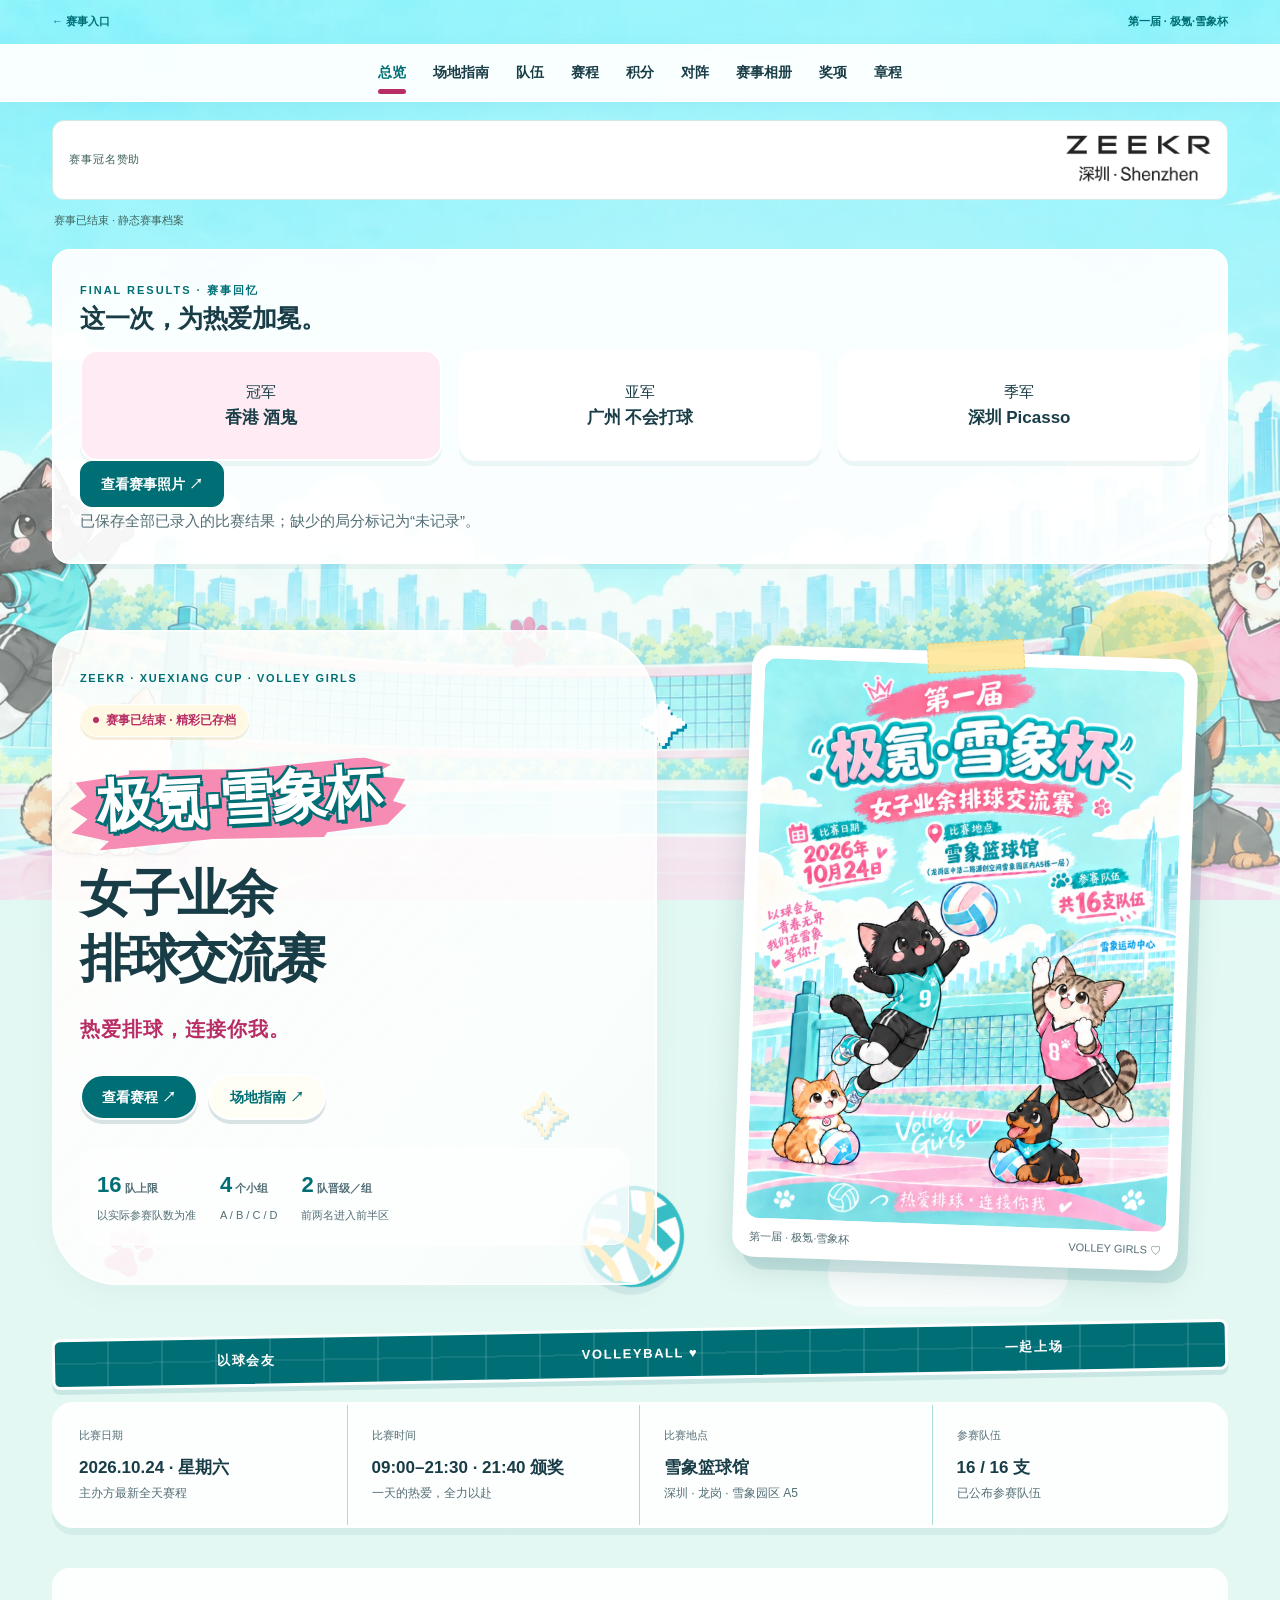
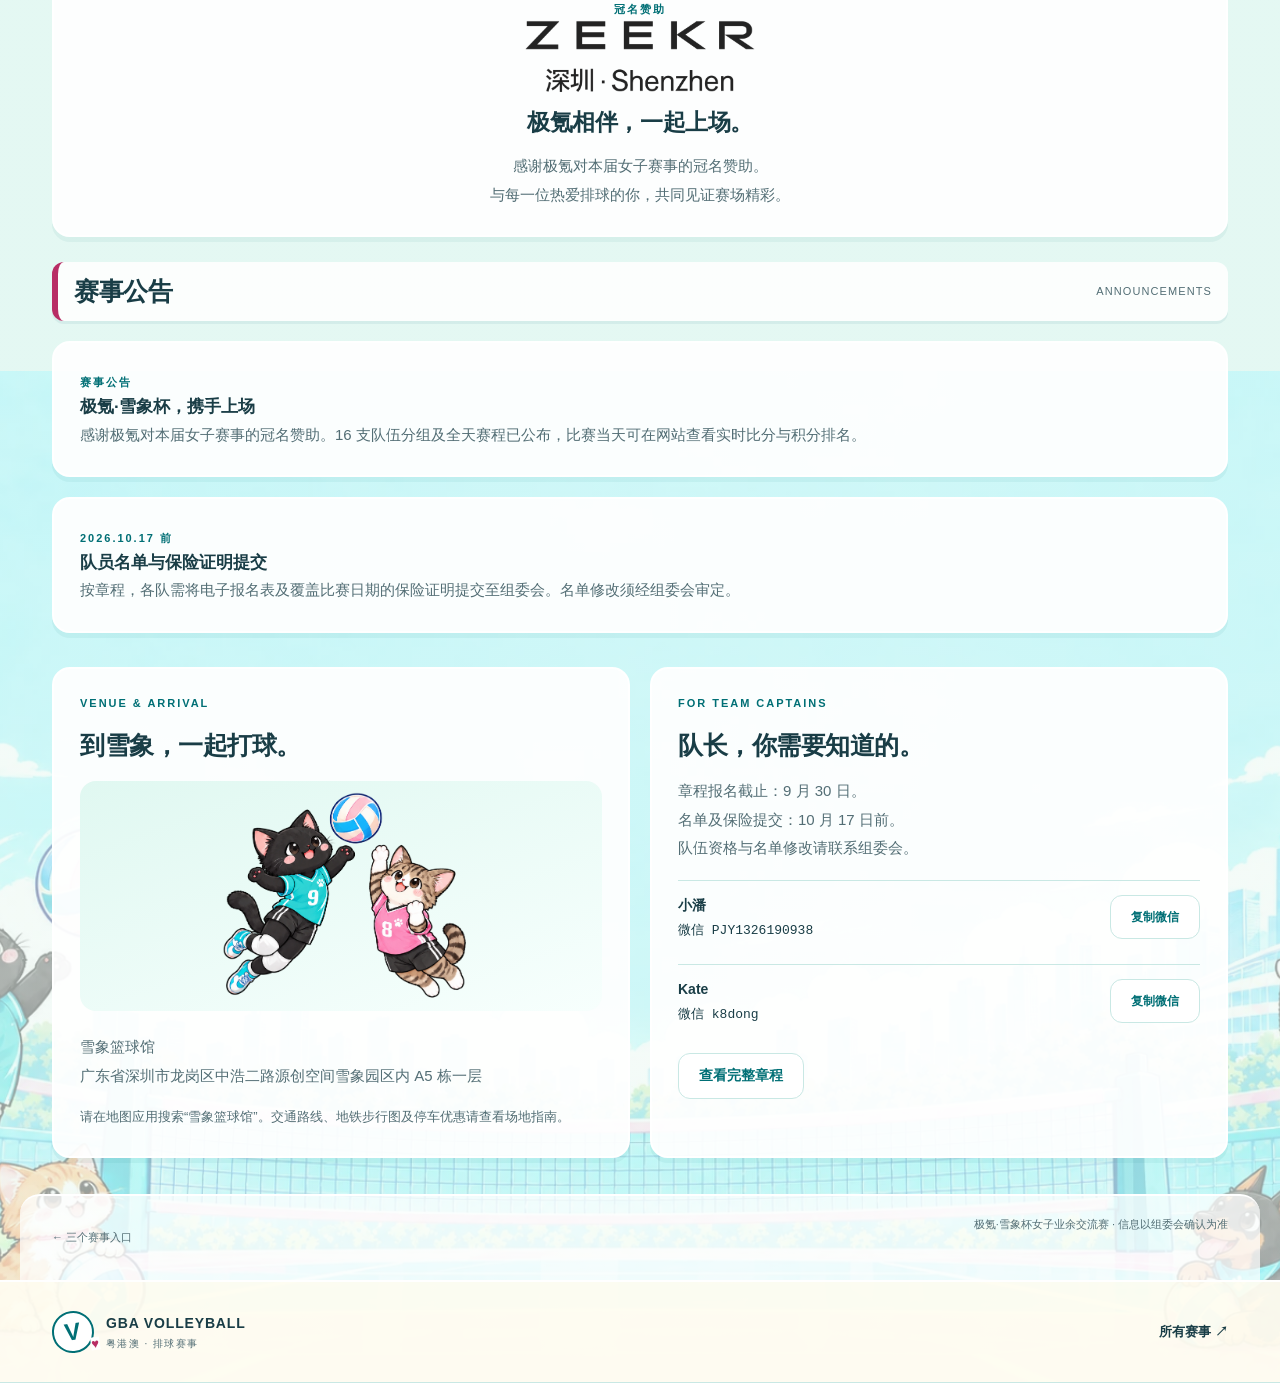
<file: xuexianggirls/index.html>
<!doctype html><html lang="zh-CN"><head><meta charset="utf-8"><meta name="viewport" content="width=device-width, initial-scale=1"><meta name="theme-color" content="#edfbf9"><meta name="description" content="极氪·雪象杯女子业余交流赛：赛事信息、队伍、赛程、比分、积分、对阵、相册与章程。"><title>极氪·雪象杯女子业余交流赛 | GBA Volleyball</title><link rel="stylesheet" href="../shared/event.css?v=29.2"><link rel="stylesheet" href="../shared/festival.css?v=29.2"><link rel="icon" type="image/svg+xml" href="../favicon.svg"></head><body class="girls"><a class="skip" href="#content">跳到内容</a><div class="event-topline wrap"><a href="../">← 赛事入口</a><span>第一届 · 极氪·雪象杯</span></div><nav class="tabs" aria-label="赛事导航"><div class="wrap tab-inner"><a href="#overview" data-tab="overview">总览</a><a href="#venue" data-tab="venue">场地指南</a><a href="#teams" data-tab="teams">队伍</a><a href="#schedule" data-tab="schedule">赛程</a><a href="#standings" data-tab="standings">积分</a><a href="#bracket" data-tab="bracket">对阵</a><a href="#media" data-tab="media">赛事相册</a><a href="#awards" data-tab="awards">奖项</a><a href="#rules" data-tab="rules">章程</a></div></nav><main id="content" class="wrap" tabindex="-1"><div id="event-alert"></div><div class="sponsor-strip"><span>赛事冠名赞助</span><img src="../assets/zeekr-shenzhen-v16.png" alt="ZEEKR 极氪" width="864" height="300"></div><p id="sync-status" class="sync-status" role="status">赛事已结束 · 静态赛事档案</p><div id="view" aria-live="polite"></div><noscript><section class="panel"><h1>极氪·雪象杯女子业余交流赛</h1><p>2026.10.24 · 星期六 · 雪象篮球馆</p><p>请启用 JavaScript 查看队伍、赛程和比分。赛事海报如下。</p><img class="full-poster" src="../assets/girls-poster-v15.webp" alt="极氪·雪象杯女子业余交流赛赛事海报"></section></noscript></main><footer class="wrap foot"><a href="../">← 三个赛事入口</a><span>极氪·雪象杯女子业余交流赛 · 信息以组委会确认为准</span></footer><div class="mast footer-brand"><div class="wrap mast-inner"><a class="logo" href="../" aria-label="返回三个赛事入口"><span class="logo-mark">V<span>♥</span></span><span>GBA VOLLEYBALL<small>粤港澳 · 排球赛事</small></span></a><a class="home-link" href="../">所有赛事 ↗</a></div></div><dialog id="team-dialog" aria-labelledby="team-dialog-title"><div id="team-dialog-content"></div><form method="dialog"><button class="button quiet">关闭名单</button></form></dialog><div id="toast" role="status" class="toast" hidden></div><script id="event-data" type="application/json">{
  "end": "2026-10-24T21:40:00+08:00",
  "ball": "Mikasa V200",
  "slug": "xuexianggirls",
  "rules": [
    {
      "body": "限报 16 支队伍，实际队数变化时由组委会调整规程。每队最多 12 名运动员（含队长）及领队 1 人。每名运动员仅可代表 1 支球队；实际队员与报名不一致将取消全队成绩。无年龄限制，身体状况须适合参赛。",
      "title": "参赛规模与队伍资格"
    },
    {
      "body": "每队最多报名 5 名一级排球运动员，场上同时最多 3 名（含自由人）。超员上场的当前回合判给对手，不追溯此前比分；同队累计 3 次及以上，取消队内全部一级运动员本届全部赛事参赛资格。报名超限且赛前未更正，将取消全队资格，报名费不退。",
      "title": "一级运动员限制"
    },
    {
      "body": "设 A、B、C、D 四组，每组四队，组内单循环。每组前两名进入淘汰赛、半决赛、决赛及前半区排位赛；未出线队伍进行后半区排位赛。具体交叉对阵和赛程由组委会公布。",
      "title": "分组与晋级"
    },
    {
      "body": "三局两胜。前两局 25 分、决胜局 15 分，24 平／14 平后需领先 2 分获胜；前两局封顶 30 分，决胜局封顶 25 分。淘汰及排位阶段局分细则以组委会后续确认为准。 完整时段以最新赛程为准；各阶段局数如有调整，以组委会确认为准。",
      "title": "小组赛局数与封顶"
    },
    {
      "body": "2:0：胜队 3 分、负队 0 分；2:1：胜队 2 分、负队 1 分。排序依次为胜场数、积分、C 值（胜局总数÷负局总数）、Z 值（总得分÷总失分）。全部相同则按章程由组委会确定名次；网站不提供抽签功能。",
      "title": "小组积分与排序"
    },
    {
      "body": "章程指定《排球竞赛规则 2025–2028》及相关解释，并列出三项测试规则：发球方不限制站位，接球方在发球抛球时即可走位；连击后球仍在本方则继续比赛；每局每队替换次数 8 次。其他规定按章程执行。",
      "title": "本次采用的测试规则"
    },
    {
      "body": "每场比赛每队提供 2 名裁判人员，队长赛前与负责人交接；争议仅由队长与当值裁判沟通。各队自行购买运动意外保险并提交记录；赛前一天审查，无保险人员不得参赛。队长负责文明参赛。",
      "title": "裁判、保险与参赛纪律"
    },
    {
      "body": "球网高 2.24 米，比赛用球 Mikasa V200。队服上衣、短裤原则上统一，自由人除外；上衣须有不重复的号码。各队比赛经费自理，每队报名费 1000 元，按缴费时间核定报名顺序。",
      "title": "服装、器材与费用"
    },
    {
      "body": "冠军奖金 1000 元，亚军 800 元，季军 600 元；前三名颁发奖牌，全体参赛队伍获赛事纪念品。组委会提供赛事摄影，赛后通过队长群分享。",
      "title": "名次、奖励与摄影"
    },
    {
      "body": "章程报名截止日期为 2026 年 9 月 30 日；2026 年 10 月 17 日前向小潘或 Kate 提交电子报名表、覆盖赛事日期的保险证明。名单提交后不能随意修改，特殊情况需组委会审定。",
      "title": "报名及名单提交"
    },
    {
      "body": "遇天气等不可抗力，组委会可暂停、推迟或取消赛事；规程由雪象排球馆组委会负责解释、补充和实施，未尽事项另行通知。主办：雪象排球馆组织委员会；承办：雪象篮球馆。",
      "title": "延期、取消与解释权"
    }
  ],
  "start": "2026-10-24T09:00:00+08:00",
  "teams": [
    {
      "code": "W01",
      "name": "广州 Apex",
      "seed": "B2",
      "group": "B",
      "region": "广州",
      "roster": [
        {
          "name": "刘伊璇",
          "grade": "否",
          "number": "10",
          "captain": true,
          "position": "主攻"
        },
        {
          "name": "田静涵",
          "grade": "否",
          "number": "17",
          "captain": false,
          "position": "自由人"
        },
        {
          "name": "黎仁玲",
          "grade": "否",
          "number": "18",
          "captain": false,
          "position": "副攻"
        },
        {
          "name": "张雨昕",
          "grade": "否",
          "number": "3",
          "captain": false,
          "position": "副攻"
        },
        {
          "name": "谭嘉琪",
          "grade": "是",
          "number": "4",
          "captain": false,
          "position": "二传"
        },
        {
          "name": "王萌",
          "grade": "是",
          "number": "9",
          "captain": false,
          "position": "接应"
        },
        {
          "name": "李捷",
          "grade": "是",
          "number": "7",
          "captain": false,
          "position": "副攻"
        },
        {
          "name": "唐小茗",
          "grade": "否",
          "number": "2",
          "captain": false,
          "position": "主攻"
        },
        {
          "name": "覃诗彤",
          "grade": "否",
          "number": "12",
          "captain": false,
          "position": "二传"
        },
        {
          "name": "黄小莉",
          "grade": "否",
          "number": "8",
          "captain": false,
          "position": "主攻"
        },
        {
          "name": "徐锦瑞",
          "grade": "是",
          "number": "13",
          "captain": false,
          "position": "主攻"
        }
      ],
      "listNumber": 1,
      "sourceName": "Apex"
    },
    {
      "code": "W02",
      "name": "深圳 bad cat",
      "seed": "C3",
      "group": "C",
      "region": "深圳",
      "roster": [
        {
          "name": "刘汶璨",
          "grade": "—",
          "number": "7",
          "captain": false,
          "position": "饮水机管理员"
        },
        {
          "name": "陶虹伊",
          "grade": "—",
          "number": "16",
          "captain": false,
          "position": "大主攻"
        },
        {
          "name": "曾敏",
          "grade": "是",
          "number": "11",
          "captain": false,
          "position": "副攻"
        },
        {
          "name": "李佳霞",
          "grade": "是",
          "number": "12",
          "captain": false,
          "position": "自由人"
        },
        {
          "name": "蓝静怡",
          "grade": "—",
          "number": "8",
          "captain": false,
          "position": "二传"
        },
        {
          "name": "汪紫璇",
          "grade": "是",
          "number": "13",
          "captain": false,
          "position": "主攻"
        },
        {
          "name": "宫纪童",
          "grade": "—",
          "number": "16",
          "captain": false,
          "position": "接应"
        },
        {
          "name": "邱明雯",
          "grade": "—",
          "number": "14",
          "captain": false,
          "position": "副攻"
        },
        {
          "name": "熊馨筠",
          "grade": "—",
          "number": "21",
          "captain": false,
          "position": "自由人"
        },
        {
          "name": "曹新梓",
          "grade": "是",
          "number": "6",
          "captain": false,
          "position": "接应"
        },
        {
          "name": "徐思静",
          "grade": "—",
          "number": "37",
          "captain": false,
          "position": "副攻"
        },
        {
          "name": "李丹妮",
          "grade": "是",
          "number": "7",
          "captain": false,
          "position": "二传"
        }
      ],
      "listNumber": 2,
      "sourceName": "bad cat"
    },
    {
      "code": "W03",
      "name": "深圳 ICAC",
      "seed": "A2",
      "group": "A",
      "region": "深圳",
      "roster": [
        {
          "name": "陈玟瑾",
          "grade": "否",
          "number": "12",
          "captain": true,
          "position": "主攻"
        },
        {
          "name": "叶婷婷",
          "grade": "是",
          "number": "22",
          "captain": false,
          "position": "主攻"
        },
        {
          "name": "陈嘉仪",
          "grade": "否",
          "number": "16",
          "captain": false,
          "position": "副攻"
        },
        {
          "name": "梁仙芝",
          "grade": "否",
          "number": "6",
          "captain": false,
          "position": "副攻"
        },
        {
          "name": "方昊珏",
          "grade": "否",
          "number": "2",
          "captain": false,
          "position": "二传"
        },
        {
          "name": "范诗慧",
          "grade": "否",
          "number": "17",
          "captain": false,
          "position": "啦啦队"
        },
        {
          "name": "李慧琳",
          "grade": "是",
          "number": "7",
          "captain": false,
          "position": "自由人（替补）"
        },
        {
          "name": "何靖",
          "grade": "否",
          "number": "25",
          "captain": false,
          "position": "自由人（主力）"
        },
        {
          "name": "陈思妍",
          "grade": "否",
          "number": "20",
          "captain": false,
          "position": "二传"
        }
      ],
      "listNumber": 3,
      "sourceName": "ICAC"
    },
    {
      "code": "W04",
      "name": "深圳 LEVEL-0",
      "seed": "A3",
      "group": "A",
      "region": "深圳",
      "roster": [
        {
          "name": "廖子怡",
          "grade": "否",
          "number": "15",
          "captain": true,
          "position": "主攻/副攻"
        },
        {
          "name": "武澜洋",
          "grade": "否",
          "number": "1",
          "captain": false,
          "position": "主攻"
        },
        {
          "name": "杜亦婷",
          "grade": "否",
          "number": "2",
          "captain": false,
          "position": "副攻"
        },
        {
          "name": "梁巧盈",
          "grade": "否",
          "number": "6",
          "captain": false,
          "position": "接应"
        },
        {
          "name": "吴怡佩",
          "grade": "否",
          "number": "9",
          "captain": false,
          "position": "二传/自由人"
        },
        {
          "name": "Marina",
          "grade": "否",
          "number": "23",
          "captain": false,
          "position": "二传"
        },
        {
          "name": "陈极",
          "grade": "否",
          "number": "29",
          "captain": false,
          "position": "副攻"
        },
        {
          "name": "欧敏仪",
          "grade": "否",
          "number": "16",
          "captain": false,
          "position": "自由人/接应"
        }
      ],
      "listNumber": 4,
      "sourceName": "LEVEL-0"
    },
    {
      "code": "W05",
      "name": "香港 ORCAS",
      "seed": "C4",
      "group": "C",
      "region": "香港",
      "roster": [
        {
          "name": "闫沁雪",
          "grade": "否",
          "number": "17",
          "captain": true,
          "position": "主攻/副攻"
        },
        {
          "name": "Rebecca Moopenn",
          "grade": "否",
          "number": "6",
          "captain": true,
          "position": "接应/副攻"
        },
        {
          "name": "吴浩馨",
          "grade": "否",
          "number": "7",
          "captain": false,
          "position": "二传"
        },
        {
          "name": "何颂淇",
          "grade": "否",
          "number": "33",
          "captain": false,
          "position": "副攻"
        },
        {
          "name": "刘钰婕",
          "grade": "否",
          "number": "8",
          "captain": false,
          "position": "主攻/接应"
        },
        {
          "name": "邓静敏",
          "grade": "否",
          "number": "3",
          "captain": false,
          "position": "主攻/自由人"
        },
        {
          "name": "阮心怡",
          "grade": "否",
          "number": "4",
          "captain": false,
          "position": "二传"
        },
        {
          "name": "况佳宇",
          "grade": "否",
          "number": "12",
          "captain": false,
          "position": "接应/二传"
        },
        {
          "name": "姜明潼",
          "grade": "否",
          "number": "19",
          "captain": false,
          "position": "副攻/接应"
        },
        {
          "name": "郭睿",
          "grade": "否",
          "number": "11",
          "captain": false,
          "position": "自由人"
        },
        {
          "name": "张语涵",
          "grade": "否",
          "number": "24",
          "captain": false,
          "position": "主攻/接应"
        },
        {
          "name": "周奕",
          "grade": "是",
          "number": "88",
          "captain": false,
          "position": "副攻/接应"
        }
      ],
      "listNumber": 5,
      "sourceName": "ORCAS"
    },
    {
      "code": "W06",
      "name": "深圳 Picasso",
      "seed": "B1",
      "group": "B",
      "region": "深圳",
      "roster": [
        {
          "name": "魏佳",
          "grade": "是",
          "number": "1",
          "captain": true,
          "position": "—"
        },
        {
          "name": "沈家欣",
          "grade": "是",
          "number": "10",
          "captain": false,
          "position": "—"
        },
        {
          "name": "石晴",
          "grade": "—",
          "number": "11",
          "captain": false,
          "position": "—"
        },
        {
          "name": "胡梦莹",
          "grade": "—",
          "number": "24",
          "captain": false,
          "position": "—"
        },
        {
          "name": "范嘉文",
          "grade": "—",
          "number": "8",
          "captain": false,
          "position": "—"
        },
        {
          "name": "谢曼雪",
          "grade": "—",
          "number": "12",
          "captain": false,
          "position": "—"
        },
        {
          "name": "刘凤妮",
          "grade": "—",
          "number": "27",
          "captain": false,
          "position": "—"
        },
        {
          "name": "杨梓榆",
          "grade": "—",
          "number": "6",
          "captain": false,
          "position": "—"
        },
        {
          "name": "周玥眉",
          "grade": "—",
          "number": "3",
          "captain": false,
          "position": "—"
        },
        {
          "name": "路伯言",
          "grade": "—",
          "number": "11",
          "captain": false,
          "position": "—"
        }
      ],
      "listNumber": 6,
      "sourceName": "Picasso"
    },
    {
      "code": "W07",
      "name": "广州 不会打球队",
      "seed": "C2",
      "group": "C",
      "region": "广州",
      "roster": [
        {
          "name": "张超一",
          "grade": "否",
          "number": "2",
          "captain": false,
          "position": "副攻"
        },
        {
          "name": "谢昊霏",
          "grade": "否",
          "number": "5",
          "captain": false,
          "position": "接应"
        },
        {
          "name": "黄淑珍",
          "grade": "否",
          "number": "9",
          "captain": false,
          "position": "边攻/自由人"
        },
        {
          "name": "岳玉晓",
          "grade": "是",
          "number": "7",
          "captain": false,
          "position": "副攻"
        },
        {
          "name": "姜微微",
          "grade": "否",
          "number": "1",
          "captain": false,
          "position": "接应/二传"
        },
        {
          "name": "董铄今",
          "grade": "是",
          "number": "3",
          "captain": false,
          "position": "自由人"
        },
        {
          "name": "王灿",
          "grade": "是",
          "number": "8",
          "captain": false,
          "position": "主攻"
        },
        {
          "name": "黄韵靖",
          "grade": "否",
          "number": "24",
          "captain": false,
          "position": "主攻"
        },
        {
          "name": "吴蓝玉馨",
          "grade": "是",
          "number": "6",
          "captain": false,
          "position": "主攻"
        },
        {
          "name": "秦中泽",
          "grade": "是",
          "number": "13",
          "captain": false,
          "position": "二传"
        }
      ],
      "listNumber": 7,
      "sourceName": "不会打球队"
    },
    {
      "code": "W08",
      "name": "深圳 得体",
      "seed": "D2",
      "group": "D",
      "region": "深圳",
      "roster": [
        {
          "name": "万茜",
          "grade": "—",
          "number": "1",
          "captain": false,
          "position": "主攻"
        },
        {
          "name": "孙乔楠",
          "grade": "—",
          "number": "2",
          "captain": false,
          "position": "主攻"
        },
        {
          "name": "奇诺",
          "grade": "—",
          "number": "4",
          "captain": false,
          "position": "二传"
        },
        {
          "name": "陈璐怡",
          "grade": "—",
          "number": "6",
          "captain": false,
          "position": "接应"
        },
        {
          "name": "谢贝珊",
          "grade": "—",
          "number": "8",
          "captain": false,
          "position": "副攻"
        },
        {
          "name": "陈卓莹",
          "grade": "—",
          "number": "9",
          "captain": false,
          "position": "主攻/接应"
        },
        {
          "name": "刘方闻",
          "grade": "—",
          "number": "10",
          "captain": true,
          "position": "副攻"
        },
        {
          "name": "梁莉莉",
          "grade": "是",
          "number": "13",
          "captain": false,
          "position": "自由人"
        },
        {
          "name": "李安琪",
          "grade": "—",
          "number": "17",
          "captain": false,
          "position": "主攻"
        },
        {
          "name": "袁紫颖",
          "grade": "—",
          "number": "19",
          "captain": false,
          "position": "副攻"
        },
        {
          "name": "黄韻儒",
          "grade": "—",
          "number": "30",
          "captain": false,
          "position": "主攻"
        },
        {
          "name": "钟燕霞",
          "grade": "是",
          "number": "77",
          "captain": false,
          "position": "副攻/二传"
        }
      ],
      "listNumber": 8,
      "sourceName": "得体"
    },
    {
      "code": "W09",
      "name": "深圳 花园宝宝",
      "seed": "B3",
      "group": "B",
      "region": "深圳",
      "roster": [
        {
          "name": "黄馨元",
          "grade": "是",
          "number": "1",
          "captain": false,
          "position": "主攻"
        },
        {
          "name": "冯嘉仪",
          "grade": "否",
          "number": "17",
          "captain": false,
          "position": "接应"
        },
        {
          "name": "张芷欣",
          "grade": "否",
          "number": "18",
          "captain": false,
          "position": "副攻"
        },
        {
          "name": "崔龙珠",
          "grade": "是",
          "number": "15",
          "captain": false,
          "position": "二传"
        },
        {
          "name": "杨帆",
          "grade": "是",
          "number": "6",
          "captain": false,
          "position": "主攻/副攻"
        },
        {
          "name": "冼碧祺",
          "grade": "否",
          "number": "13",
          "captain": false,
          "position": "自由人"
        },
        {
          "name": "冯思阳",
          "grade": "是",
          "number": "10",
          "captain": false,
          "position": "二传"
        },
        {
          "name": "余胜茜",
          "grade": "是",
          "number": "14",
          "captain": false,
          "position": "副攻"
        },
        {
          "name": "卢澜馨",
          "grade": "否",
          "number": "7",
          "captain": true,
          "position": "接应"
        },
        {
          "name": "李雨恒",
          "grade": "否",
          "number": "25",
          "captain": false,
          "position": "全能"
        },
        {
          "name": "董含灵",
          "grade": "否",
          "number": "8",
          "captain": false,
          "position": "全都不能"
        }
      ],
      "listNumber": 9,
      "sourceName": "花园宝宝"
    },
    {
      "code": "W10",
      "name": "深圳 胡牌",
      "seed": "D3",
      "group": "D",
      "region": "深圳",
      "roster": [
        {
          "name": "潘家瑜",
          "grade": "否",
          "number": "9",
          "captain": true,
          "position": "二传"
        },
        {
          "name": "陈雪韵",
          "grade": "否",
          "number": "13",
          "captain": false,
          "position": "主攻"
        },
        {
          "name": "黄钟慧",
          "grade": "否",
          "number": "11",
          "captain": false,
          "position": "主攻"
        },
        {
          "name": "梁雨晴",
          "grade": "否",
          "number": "26",
          "captain": false,
          "position": "副攻"
        },
        {
          "name": "石雨宸",
          "grade": "否",
          "number": "8",
          "captain": false,
          "position": "副攻"
        },
        {
          "name": "陈平",
          "grade": "否",
          "number": "5",
          "captain": false,
          "position": "副攻"
        },
        {
          "name": "刘欢欢",
          "grade": "否",
          "number": "3",
          "captain": false,
          "position": "自由人"
        },
        {
          "name": "邵佳慧",
          "grade": "否",
          "number": "14",
          "captain": false,
          "position": "二传/接应"
        },
        {
          "name": "曾宇星",
          "grade": "否",
          "number": "1",
          "captain": false,
          "position": "主攻"
        },
        {
          "name": "钟雪盈",
          "grade": "否",
          "number": "2",
          "captain": false,
          "position": "接应"
        },
        {
          "name": "彭瑶",
          "grade": "否",
          "number": "10",
          "captain": false,
          "position": "吉祥物"
        }
      ],
      "listNumber": 10,
      "sourceName": "胡牌"
    },
    {
      "code": "W11",
      "name": "深圳 机缘巧合队",
      "seed": "C1",
      "group": "C",
      "region": "深圳",
      "roster": [
        {
          "name": "周舒舒",
          "grade": "否",
          "number": "10",
          "captain": true,
          "position": "副攻"
        },
        {
          "name": "林祺雅",
          "grade": "否",
          "number": "7",
          "captain": false,
          "position": "主攻"
        },
        {
          "name": "韦丹丹",
          "grade": "否",
          "number": "3",
          "captain": false,
          "position": "二传"
        },
        {
          "name": "彭雅莉",
          "grade": "否",
          "number": "16",
          "captain": false,
          "position": "接应"
        },
        {
          "name": "王芊喜",
          "grade": "否",
          "number": "25",
          "captain": false,
          "position": "副攻"
        },
        {
          "name": "邹湘容",
          "grade": "否",
          "number": "11",
          "captain": false,
          "position": "二传"
        },
        {
          "name": "王茈玉",
          "grade": "否",
          "number": "5",
          "captain": false,
          "position": "主攻"
        },
        {
          "name": "王培娣",
          "grade": "否",
          "number": "4",
          "captain": false,
          "position": "接应"
        },
        {
          "name": "朱鲁豫",
          "grade": "否",
          "number": "1",
          "captain": false,
          "position": "主攻"
        }
      ],
      "listNumber": 11,
      "sourceName": "机缘巧合队"
    },
    {
      "code": "W12",
      "name": "香港 酒鬼",
      "seed": "D4",
      "group": "D",
      "region": "香港",
      "roster": [
        {
          "name": "袁子然",
          "grade": "否",
          "number": "11/19",
          "captain": true,
          "position": "主攻"
        },
        {
          "name": "鄭琇瀚",
          "grade": "否",
          "number": "6/14",
          "captain": false,
          "position": "主攻"
        },
        {
          "name": "杜雯靜",
          "grade": "否",
          "number": "1",
          "captain": false,
          "position": "主攻"
        },
        {
          "name": "雷莊兒",
          "grade": "否",
          "number": "13",
          "captain": false,
          "position": "接应"
        },
        {
          "name": "林佩賢",
          "grade": "否",
          "number": "12",
          "captain": false,
          "position": "二传"
        },
        {
          "name": "鄺家愉",
          "grade": "否",
          "number": "22",
          "captain": false,
          "position": "副攻"
        },
        {
          "name": "鄭美雪",
          "grade": "否",
          "number": "32",
          "captain": false,
          "position": "副攻"
        },
        {
          "name": "羅紫恩",
          "grade": "否",
          "number": "5",
          "captain": false,
          "position": "接应"
        },
        {
          "name": "鄒佩君",
          "grade": "否",
          "number": "3",
          "captain": false,
          "position": "二传"
        },
        {
          "name": "雷詠彤",
          "grade": "否",
          "number": "4",
          "captain": false,
          "position": "二传"
        }
      ],
      "listNumber": 12,
      "sourceName": "酒鬼"
    },
    {
      "code": "W13",
      "name": "深圳 连滚带爬队",
      "seed": "D1",
      "group": "D",
      "region": "深圳",
      "roster": [
        {
          "name": "曾晓静",
          "grade": "否",
          "number": "3",
          "captain": true,
          "position": "主攻"
        },
        {
          "name": "郑骏仪",
          "grade": "否",
          "number": "11",
          "captain": false,
          "position": "二传/接应"
        },
        {
          "name": "淦潇睿",
          "grade": "是",
          "number": "13",
          "captain": false,
          "position": "接应/二传"
        },
        {
          "name": "邓芯雨",
          "grade": "否",
          "number": "6",
          "captain": false,
          "position": "副攻"
        },
        {
          "name": "汪奕君",
          "grade": "否",
          "number": "7",
          "captain": false,
          "position": "主攻/接应"
        },
        {
          "name": "林星妍",
          "grade": "否",
          "number": "8",
          "captain": false,
          "position": "自由人"
        },
        {
          "name": "叶瑢",
          "grade": "否",
          "number": "18",
          "captain": false,
          "position": "副攻"
        },
        {
          "name": "冯欣茹",
          "grade": "否",
          "number": "12",
          "captain": false,
          "position": "自由人"
        },
        {
          "name": "陈芳",
          "grade": "否",
          "number": "27",
          "captain": false,
          "position": "接应"
        },
        {
          "name": "唐嘉琪",
          "grade": "否",
          "number": "19",
          "captain": false,
          "position": "主攻"
        },
        {
          "name": "周昂",
          "grade": "否",
          "number": "21",
          "captain": false,
          "position": "副攻"
        }
      ],
      "listNumber": 13,
      "sourceName": "连滚带爬队"
    },
    {
      "code": "W14",
      "name": "香港 社畜排球",
      "seed": "B4",
      "group": "B",
      "region": "香港",
      "roster": [
        {
          "name": "謝思梅",
          "grade": "否",
          "number": "16",
          "captain": false,
          "position": "主攻/副攻/接应/自由人"
        },
        {
          "name": "鐘穎琳",
          "grade": "否",
          "number": "11",
          "captain": false,
          "position": "主攻/二传/接应/自由人"
        },
        {
          "name": "勞佩珊",
          "grade": "否",
          "number": "2",
          "captain": false,
          "position": "主攻/副攻/接应/自由人"
        },
        {
          "name": "袁海柔",
          "grade": "否",
          "number": "9",
          "captain": false,
          "position": "主攻/副攻"
        },
        {
          "name": "沈惠雯",
          "grade": "否",
          "number": "5",
          "captain": true,
          "position": "二传/接应"
        },
        {
          "name": "林曉雯",
          "grade": "否",
          "number": "3",
          "captain": false,
          "position": "副攻/接应"
        },
        {
          "name": "徐秀儀",
          "grade": "否",
          "number": "1",
          "captain": false,
          "position": "主攻/副攻"
        },
        {
          "name": "范杞慇",
          "grade": "否",
          "number": "17",
          "captain": false,
          "position": "主攻/副攻/接应"
        },
        {
          "name": "刘婧怡",
          "grade": "否",
          "number": "6",
          "captain": false,
          "position": "主攻/接应"
        }
      ],
      "listNumber": 14,
      "sourceName": "社畜排球"
    },
    {
      "code": "W15",
      "name": "香港 小晖庭",
      "seed": "A4",
      "group": "A",
      "region": "香港",
      "roster": [
        {
          "name": "钟卓萤",
          "grade": "否",
          "number": "22",
          "captain": false,
          "position": "二传"
        },
        {
          "name": "严珮琳",
          "grade": "否",
          "number": "2",
          "captain": true,
          "position": "自由人"
        },
        {
          "name": "蔡浩欣",
          "grade": "否",
          "number": "17",
          "captain": false,
          "position": "副攻"
        },
        {
          "name": "江珮琪",
          "grade": "否",
          "number": "55",
          "captain": false,
          "position": "副攻"
        },
        {
          "name": "文星澄",
          "grade": "否",
          "number": "53",
          "captain": false,
          "position": "副攻"
        },
        {
          "name": "洪靖儿",
          "grade": "否",
          "number": "18",
          "captain": false,
          "position": "副攻"
        },
        {
          "name": "陈嘉桐",
          "grade": "否",
          "number": "24",
          "captain": false,
          "position": "接应"
        },
        {
          "name": "黄丽敏",
          "grade": "否",
          "number": "35",
          "captain": false,
          "position": "主攻"
        },
        {
          "name": "温珈澄",
          "grade": "否",
          "number": "36",
          "captain": false,
          "position": "主攻"
        },
        {
          "name": "何欣婷",
          "grade": "否",
          "number": "9",
          "captain": false,
          "position": "主攻"
        },
        {
          "name": "刘雅琪",
          "grade": "否",
          "number": "26",
          "captain": false,
          "position": "自由人"
        }
      ],
      "listNumber": 15,
      "sourceName": "小晖庭"
    },
    {
      "code": "W16",
      "name": "深圳 小晴天队",
      "seed": "A1",
      "group": "A",
      "region": "深圳",
      "roster": [
        {
          "name": "陈泽婷",
          "grade": "—",
          "number": "20",
          "captain": true,
          "position": "主攻"
        },
        {
          "name": "黄雨晨",
          "grade": "是",
          "number": "14",
          "captain": false,
          "position": "二传"
        },
        {
          "name": "吴绍琦",
          "grade": "—",
          "number": "10",
          "captain": false,
          "position": "二传"
        },
        {
          "name": "沈玺",
          "grade": "—",
          "number": "2",
          "captain": false,
          "position": "接应"
        },
        {
          "name": "许冰冰",
          "grade": "—",
          "number": "9",
          "captain": false,
          "position": "副攻"
        },
        {
          "name": "邓晶云",
          "grade": "—",
          "number": "7",
          "captain": false,
          "position": "副攻"
        },
        {
          "name": "任懿湫",
          "grade": "—",
          "number": "4",
          "captain": false,
          "position": "主攻"
        },
        {
          "name": "吴美玲",
          "grade": "—",
          "number": "5",
          "captain": false,
          "position": "主攻"
        },
        {
          "name": "苏书民",
          "grade": "—",
          "number": "18",
          "captain": false,
          "position": "自由人"
        },
        {
          "name": "朱楚然",
          "grade": "—",
          "number": "41",
          "captain": false,
          "position": "副攻"
        }
      ],
      "listNumber": 16,
      "sourceName": "小晴天队"
    }
  ],
  "theme": "girls",
  "title": "极氪·雪象杯女子业余交流赛",
  "venue": "雪象篮球馆",
  "albums": [
    {
      "title": "极氪·雪象杯 · 女子赛事照片",
      "url": "https://m.alltuu.com/album/c2f5f2473cadc6d111abe639ff81ad5f/?from=appmessage&menu=live",
      "note": "查看比赛照片与赛场回忆"
    }
  ],
  "awards": {
    "podium": {
      "champion": "香港 酒鬼",
      "runner": "广州 不会打球",
      "third": "深圳 Picasso"
    },
    "individual": []
  },
  "courts": null,
  "groups": [
    "A",
    "B",
    "C",
    "D"
  ],
  "poster": "../assets/girls-poster-v15.webp",
  "prizes": [
    1000,
    800,
    600
  ],
  "slogan": "热爱排球，连接你我。",
  "address": "广东省深圳市龙岗区中浩二路源创空间雪象园区内 A5 栋一层",
  "english": "ZEEKR · XUEXIANG CUP · VOLLEY GIRLS",
  "matches": [
    {
      "a": {
        "t": "seed",
        "code": "A1"
      },
      "b": {
        "t": "seed",
        "code": "A2"
      },
      "no": 1,
      "ref": "C1 / C2",
      "sets": [
        [
          23,
          25
        ],
        [
          25,
          20
        ],
        [
          12,
          15
        ]
      ],
      "time": "2026-10-24T09:00",
      "court": "1号场",
      "group": "A",
      "stage": "group",
      "status": "final",
      "endTime": "10:00",
      "lineJudges": "C1 / C2",
      "completedSets": [
        1,
        2,
        3
      ],
      "officialsNote": "两队共同承担主裁及边裁"
    },
    {
      "a": {
        "t": "seed",
        "code": "A3"
      },
      "b": {
        "t": "seed",
        "code": "A4"
      },
      "no": 2,
      "ref": "C3 / C4",
      "sets": [
        [
          11,
          25
        ],
        [
          17,
          25
        ]
      ],
      "time": "2026-10-24T09:00",
      "court": "2号场",
      "group": "A",
      "stage": "group",
      "status": "final",
      "endTime": "10:00",
      "lineJudges": "C3 / C4",
      "completedSets": [
        1,
        2
      ],
      "officialsNote": "两队共同承担主裁及边裁"
    },
    {
      "a": {
        "t": "seed",
        "code": "B1"
      },
      "b": {
        "t": "seed",
        "code": "B2"
      },
      "no": 3,
      "ref": "D1 / D2",
      "sets": [
        [
          18,
          25
        ],
        [
          25,
          22
        ],
        [
          12,
          15
        ]
      ],
      "time": "2026-10-24T09:00",
      "court": "3号场",
      "group": "B",
      "stage": "group",
      "status": "final",
      "endTime": "10:00",
      "lineJudges": "D1 / D2",
      "completedSets": [
        1,
        2,
        3
      ],
      "officialsNote": "两队共同承担主裁及边裁"
    },
    {
      "a": {
        "t": "seed",
        "code": "B3"
      },
      "b": {
        "t": "seed",
        "code": "B4"
      },
      "no": 4,
      "ref": "D3 / D4",
      "sets": [
        [
          25,
          14
        ],
        [
          25,
          18
        ]
      ],
      "time": "2026-10-24T09:00",
      "court": "4号场",
      "group": "B",
      "stage": "group",
      "status": "final",
      "endTime": "10:00",
      "lineJudges": "D3 / D4",
      "completedSets": [
        1,
        2
      ],
      "officialsNote": "两队共同承担主裁及边裁"
    },
    {
      "a": {
        "t": "seed",
        "code": "C1"
      },
      "b": {
        "t": "seed",
        "code": "C2"
      },
      "no": 5,
      "ref": "A1 / A2",
      "sets": [
        [
          15,
          25
        ],
        [
          23,
          25
        ]
      ],
      "time": "2026-10-24T10:00",
      "court": "1号场",
      "group": "C",
      "stage": "group",
      "status": "final",
      "endTime": "11:00",
      "lineJudges": "A1 / A2",
      "completedSets": [
        1,
        2
      ],
      "officialsNote": "两队共同承担主裁及边裁"
    },
    {
      "a": {
        "t": "seed",
        "code": "C3"
      },
      "b": {
        "t": "seed",
        "code": "C4"
      },
      "no": 6,
      "ref": "A3 / A4",
      "sets": [
        [
          14,
          25
        ],
        [
          25,
          22
        ],
        [
          13,
          15
        ]
      ],
      "time": "2026-10-24T10:00",
      "court": "2号场",
      "group": "C",
      "stage": "group",
      "status": "final",
      "endTime": "11:00",
      "lineJudges": "A3 / A4",
      "completedSets": [
        1,
        2,
        3
      ],
      "officialsNote": "两队共同承担主裁及边裁"
    },
    {
      "a": {
        "t": "seed",
        "code": "D1"
      },
      "b": {
        "t": "seed",
        "code": "D2"
      },
      "no": 7,
      "ref": "B1 / B2",
      "sets": [
        [
          10,
          25
        ],
        [
          7,
          25
        ]
      ],
      "time": "2026-10-24T10:00",
      "court": "3号场",
      "group": "D",
      "stage": "group",
      "status": "final",
      "endTime": "11:00",
      "lineJudges": "B1 / B2",
      "completedSets": [
        1,
        2
      ],
      "officialsNote": "两队共同承担主裁及边裁"
    },
    {
      "a": {
        "t": "seed",
        "code": "D3"
      },
      "b": {
        "t": "seed",
        "code": "D4"
      },
      "no": 8,
      "ref": "B3 / B4",
      "sets": [
        [
          19,
          25
        ],
        [
          17,
          25
        ]
      ],
      "time": "2026-10-24T10:00",
      "court": "4号场",
      "group": "D",
      "stage": "group",
      "status": "final",
      "endTime": "11:00",
      "lineJudges": "B3 / B4",
      "completedSets": [
        1,
        2
      ],
      "officialsNote": "两队共同承担主裁及边裁"
    },
    {
      "a": {
        "t": "seed",
        "code": "A1"
      },
      "b": {
        "t": "seed",
        "code": "A3"
      },
      "no": 9,
      "ref": "C1 / C2",
      "sets": [
        [
          25,
          12
        ],
        [
          25,
          12
        ]
      ],
      "time": "2026-10-24T11:00",
      "court": "1号场",
      "group": "A",
      "stage": "group",
      "status": "final",
      "endTime": "12:00",
      "lineJudges": "C1 / C2",
      "completedSets": [
        1,
        2
      ],
      "officialsNote": "两队共同承担主裁及边裁"
    },
    {
      "a": {
        "t": "seed",
        "code": "A2"
      },
      "b": {
        "t": "seed",
        "code": "A4"
      },
      "no": 10,
      "ref": "C3 / C4",
      "sets": [
        [
          26,
          24
        ],
        [
          25,
          16
        ]
      ],
      "time": "2026-10-24T11:00",
      "court": "2号场",
      "group": "A",
      "stage": "group",
      "status": "final",
      "endTime": "12:00",
      "lineJudges": "C3 / C4",
      "completedSets": [
        1,
        2
      ],
      "officialsNote": "两队共同承担主裁及边裁"
    },
    {
      "a": {
        "t": "seed",
        "code": "B1"
      },
      "b": {
        "t": "seed",
        "code": "B3"
      },
      "no": 11,
      "ref": "D1 / D2",
      "sets": [
        [
          19,
          25
        ],
        [
          25,
          23
        ],
        [
          15,
          13
        ]
      ],
      "time": "2026-10-24T11:00",
      "court": "3号场",
      "group": "B",
      "stage": "group",
      "status": "final",
      "endTime": "12:00",
      "lineJudges": "D1 / D2",
      "completedSets": [
        1,
        2,
        3
      ],
      "officialsNote": "两队共同承担主裁及边裁"
    },
    {
      "a": {
        "t": "seed",
        "code": "B2"
      },
      "b": {
        "t": "seed",
        "code": "B4"
      },
      "no": 12,
      "ref": "D3 / D4",
      "sets": [
        [
          25,
          17
        ],
        [
          25,
          18
        ]
      ],
      "time": "2026-10-24T11:00",
      "court": "4号场",
      "group": "B",
      "stage": "group",
      "status": "final",
      "endTime": "12:00",
      "lineJudges": "D3 / D4",
      "completedSets": [
        1,
        2
      ],
      "officialsNote": "两队共同承担主裁及边裁"
    },
    {
      "a": {
        "t": "seed",
        "code": "C1"
      },
      "b": {
        "t": "seed",
        "code": "C3"
      },
      "no": 13,
      "ref": "A1 / A3",
      "sets": [
        [
          7,
          25
        ],
        [
          21,
          25
        ]
      ],
      "time": "2026-10-24T12:00",
      "court": "1号场",
      "group": "C",
      "stage": "group",
      "status": "final",
      "endTime": "13:00",
      "lineJudges": "A1 / A3",
      "completedSets": [
        1,
        2
      ],
      "officialsNote": "两队共同承担主裁及边裁"
    },
    {
      "a": {
        "t": "seed",
        "code": "C2"
      },
      "b": {
        "t": "seed",
        "code": "C4"
      },
      "no": 14,
      "ref": "A2 / A4",
      "sets": [
        [
          25,
          18
        ],
        [
          25,
          15
        ]
      ],
      "time": "2026-10-24T12:00",
      "court": "2号场",
      "group": "C",
      "stage": "group",
      "status": "final",
      "endTime": "13:00",
      "lineJudges": "A2 / A4",
      "completedSets": [
        1,
        2
      ],
      "officialsNote": "两队共同承担主裁及边裁"
    },
    {
      "a": {
        "t": "seed",
        "code": "D1"
      },
      "b": {
        "t": "seed",
        "code": "D3"
      },
      "no": 15,
      "ref": "B1 / B3",
      "sets": [
        [
          13,
          25
        ],
        [
          10,
          25
        ]
      ],
      "time": "2026-10-24T12:00",
      "court": "3号场",
      "group": "D",
      "stage": "group",
      "status": "final",
      "endTime": "13:00",
      "lineJudges": "B1 / B3",
      "completedSets": [
        1,
        2
      ],
      "officialsNote": "两队共同承担主裁及边裁"
    },
    {
      "a": {
        "t": "seed",
        "code": "D2"
      },
      "b": {
        "t": "seed",
        "code": "D4"
      },
      "no": 16,
      "ref": "B2 / B4",
      "sets": [
        [
          9,
          25
        ],
        [
          25,
          21
        ],
        [
          11,
          15
        ]
      ],
      "time": "2026-10-24T12:00",
      "court": "4号场",
      "group": "D",
      "stage": "group",
      "status": "final",
      "endTime": "13:00",
      "lineJudges": "B2 / B4",
      "completedSets": [
        1,
        2,
        3
      ],
      "officialsNote": "两队共同承担主裁及边裁"
    },
    {
      "a": {
        "t": "seed",
        "code": "A1"
      },
      "b": {
        "t": "seed",
        "code": "A4"
      },
      "no": 17,
      "ref": "C1 / C3",
      "sets": [
        [
          26,
          24
        ],
        [
          28,
          26
        ]
      ],
      "time": "2026-10-24T13:00",
      "court": "1号场",
      "group": "A",
      "stage": "group",
      "status": "final",
      "endTime": "14:00",
      "lineJudges": "C1 / C3",
      "completedSets": [
        1,
        2
      ],
      "officialsNote": "两队共同承担主裁及边裁"
    },
    {
      "a": {
        "t": "seed",
        "code": "A2"
      },
      "b": {
        "t": "seed",
        "code": "A3"
      },
      "no": 18,
      "ref": "C2 / C4",
      "sets": [
        [
          25,
          14
        ],
        [
          25,
          14
        ]
      ],
      "time": "2026-10-24T13:00",
      "court": "2号场",
      "group": "A",
      "stage": "group",
      "status": "final",
      "endTime": "14:00",
      "lineJudges": "C2 / C4",
      "completedSets": [
        1,
        2
      ],
      "officialsNote": "两队共同承担主裁及边裁"
    },
    {
      "a": {
        "t": "seed",
        "code": "B1"
      },
      "b": {
        "t": "seed",
        "code": "B4"
      },
      "no": 19,
      "ref": "D1 / D3",
      "sets": [
        [
          25,
          13
        ],
        [
          25,
          11
        ]
      ],
      "time": "2026-10-24T13:00",
      "court": "3号场",
      "group": "B",
      "stage": "group",
      "status": "final",
      "endTime": "14:00",
      "lineJudges": "D1 / D3",
      "completedSets": [
        1,
        2
      ],
      "officialsNote": "两队共同承担主裁及边裁"
    },
    {
      "a": {
        "t": "seed",
        "code": "B2"
      },
      "b": {
        "t": "seed",
        "code": "B3"
      },
      "no": 20,
      "ref": "D2 / D4",
      "sets": [
        [
          21,
          25
        ],
        [
          26,
          28
        ]
      ],
      "time": "2026-10-24T13:00",
      "court": "4号场",
      "group": "B",
      "stage": "group",
      "status": "final",
      "endTime": "14:00",
      "lineJudges": "D2 / D4",
      "completedSets": [
        1,
        2
      ],
      "officialsNote": "两队共同承担主裁及边裁"
    },
    {
      "a": {
        "t": "seed",
        "code": "C1"
      },
      "b": {
        "t": "seed",
        "code": "C4"
      },
      "no": 21,
      "ref": "A1 / A4",
      "sets": [
        [
          13,
          25
        ],
        [
          18,
          25
        ]
      ],
      "time": "2026-10-24T14:00",
      "court": "1号场",
      "group": "C",
      "stage": "group",
      "status": "final",
      "endTime": "15:00",
      "lineJudges": "A1 / A4",
      "completedSets": [
        1,
        2
      ],
      "officialsNote": "两队共同承担主裁及边裁"
    },
    {
      "a": {
        "t": "seed",
        "code": "C2"
      },
      "b": {
        "t": "seed",
        "code": "C3"
      },
      "no": 22,
      "ref": "A2 / A3",
      "sets": [
        [
          25,
          19
        ],
        [
          25,
          20
        ]
      ],
      "time": "2026-10-24T14:00",
      "court": "2号场",
      "group": "C",
      "stage": "group",
      "status": "final",
      "endTime": "15:00",
      "lineJudges": "A2 / A3",
      "completedSets": [
        1,
        2
      ],
      "officialsNote": "两队共同承担主裁及边裁"
    },
    {
      "a": {
        "t": "seed",
        "code": "D1"
      },
      "b": {
        "t": "seed",
        "code": "D4"
      },
      "no": 23,
      "ref": "B1 / B4",
      "sets": [
        [
          13,
          25
        ],
        [
          10,
          25
        ]
      ],
      "time": "2026-10-24T14:00",
      "court": "3号场",
      "group": "D",
      "stage": "group",
      "status": "final",
      "endTime": "15:00",
      "lineJudges": "B1 / B4",
      "completedSets": [
        1,
        2
      ],
      "officialsNote": "两队共同承担主裁及边裁"
    },
    {
      "a": {
        "t": "seed",
        "code": "D2"
      },
      "b": {
        "t": "seed",
        "code": "D3"
      },
      "no": 24,
      "ref": "B2 / B3",
      "sets": [
        [
          22,
          25
        ],
        [
          25,
          15
        ],
        [
          8,
          15
        ]
      ],
      "time": "2026-10-24T14:00",
      "court": "4号场",
      "group": "D",
      "stage": "group",
      "status": "final",
      "endTime": "15:00",
      "lineJudges": "B2 / B3",
      "completedSets": [
        1,
        2,
        3
      ],
      "officialsNote": "两队共同承担主裁及边裁"
    },
    {
      "a": {
        "g": "A",
        "r": 3,
        "t": "rank"
      },
      "b": {
        "g": "B",
        "r": 4,
        "t": "rank"
      },
      "no": 25,
      "ref": "主办方",
      "sets": [
        [
          25,
          11
        ],
        [
          25,
          18
        ]
      ],
      "time": "2026-10-24T15:30",
      "court": "1号场",
      "group": "",
      "stage": "placement",
      "status": "final",
      "endTime": "16:30",
      "formatId": "bo3-uncapped",
      "lineJudges": "上一场比赛队伍",
      "stageLabel": "9–16名四分之一决赛",
      "completedSets": [
        1,
        2
      ]
    },
    {
      "a": {
        "g": "B",
        "r": 3,
        "t": "rank"
      },
      "b": {
        "g": "A",
        "r": 4,
        "t": "rank"
      },
      "no": 26,
      "ref": "主办方",
      "sets": [
        [
          25,
          18
        ],
        [
          25,
          20
        ]
      ],
      "time": "2026-10-24T15:30",
      "court": "2号场",
      "group": "",
      "stage": "placement",
      "status": "final",
      "endTime": "16:30",
      "formatId": "bo3-uncapped",
      "lineJudges": "上一场比赛队伍",
      "stageLabel": "9–16名四分之一决赛",
      "completedSets": [
        1,
        2
      ]
    },
    {
      "a": {
        "g": "C",
        "r": 3,
        "t": "rank"
      },
      "b": {
        "g": "D",
        "r": 4,
        "t": "rank"
      },
      "no": 27,
      "ref": "主办方",
      "sets": [
        [
          25,
          7
        ],
        [
          25,
          16
        ]
      ],
      "time": "2026-10-24T15:30",
      "court": "3号场",
      "group": "",
      "stage": "placement",
      "status": "final",
      "endTime": "16:30",
      "formatId": "bo3-capped",
      "lineJudges": "上一场比赛队伍",
      "stageLabel": "9–16名四分之一决赛",
      "completedSets": [
        1,
        2
      ]
    },
    {
      "a": {
        "g": "D",
        "r": 3,
        "t": "rank"
      },
      "b": {
        "g": "C",
        "r": 4,
        "t": "rank"
      },
      "no": 28,
      "ref": "主办方",
      "sets": [
        [
          25,
          19
        ],
        [
          25,
          18
        ]
      ],
      "time": "2026-10-24T15:30",
      "court": "4号场",
      "group": "",
      "stage": "placement",
      "status": "final",
      "endTime": "16:30",
      "formatId": "bo3-capped",
      "lineJudges": "上一场比赛队伍",
      "stageLabel": "9–16名四分之一决赛",
      "completedSets": [
        1,
        2
      ]
    },
    {
      "a": {
        "g": "A",
        "r": 1,
        "t": "rank"
      },
      "b": {
        "g": "B",
        "r": 2,
        "t": "rank"
      },
      "no": 29,
      "ref": "主办方",
      "sets": [
        [
          25,
          17
        ],
        [
          25,
          27
        ],
        [
          10,
          15
        ]
      ],
      "time": "2026-10-24T16:30",
      "court": "1号场",
      "group": "",
      "stage": "knockout",
      "status": "final",
      "endTime": "17:30",
      "formatId": "bo3-uncapped",
      "lineJudges": "上一场比赛队伍",
      "stageLabel": "1–8名四分之一决赛",
      "completedSets": [
        1,
        2,
        3
      ]
    },
    {
      "a": {
        "g": "C",
        "r": 1,
        "t": "rank"
      },
      "b": {
        "g": "D",
        "r": 2,
        "t": "rank"
      },
      "no": 30,
      "ref": "主办方",
      "sets": [
        [
          25,
          20
        ],
        [
          25,
          22
        ]
      ],
      "time": "2026-10-24T16:30",
      "court": "2号场",
      "group": "",
      "stage": "knockout",
      "status": "final",
      "endTime": "17:30",
      "formatId": "bo3-uncapped",
      "lineJudges": "上一场比赛队伍",
      "stageLabel": "1–8名四分之一决赛",
      "completedSets": [
        1,
        2
      ]
    },
    {
      "a": {
        "g": "B",
        "r": 1,
        "t": "rank"
      },
      "b": {
        "g": "A",
        "r": 2,
        "t": "rank"
      },
      "no": 31,
      "ref": "主办方",
      "sets": [
        [
          25,
          21
        ],
        [
          20,
          25
        ],
        [
          11,
          15
        ]
      ],
      "time": "2026-10-24T16:30",
      "court": "3号场",
      "group": "",
      "stage": "knockout",
      "status": "final",
      "endTime": "17:30",
      "formatId": "bo3-uncapped",
      "lineJudges": "上一场比赛队伍",
      "stageLabel": "1–8名四分之一决赛",
      "completedSets": [
        1,
        2,
        3
      ]
    },
    {
      "a": {
        "g": "D",
        "r": 1,
        "t": "rank"
      },
      "b": {
        "g": "C",
        "r": 2,
        "t": "rank"
      },
      "no": 32,
      "ref": "主办方",
      "sets": [
        [
          25,
          14
        ],
        [
          25,
          20
        ]
      ],
      "time": "2026-10-24T16:30",
      "court": "4号场",
      "group": "",
      "stage": "knockout",
      "status": "final",
      "endTime": "17:30",
      "formatId": "bo3-capped",
      "lineJudges": "上一场比赛队伍",
      "stageLabel": "1–8名四分之一决赛",
      "completedSets": [
        1,
        2
      ]
    },
    {
      "a": {
        "m": 25,
        "t": "lose"
      },
      "b": {
        "m": 26,
        "t": "lose"
      },
      "no": 33,
      "ref": "主办方",
      "sets": [
        [
          13,
          25
        ],
        [
          13,
          25
        ]
      ],
      "time": "2026-10-24T17:30",
      "court": "1号场",
      "group": "",
      "stage": "placement",
      "status": "final",
      "endTime": "18:30",
      "formatId": "bo3-uncapped",
      "lineJudges": "上一场比赛队伍",
      "stageLabel": "13–16名排位赛",
      "completedSets": [
        1,
        2
      ]
    },
    {
      "a": {
        "m": 27,
        "t": "lose"
      },
      "b": {
        "m": 28,
        "t": "lose"
      },
      "no": 34,
      "ref": "主办方",
      "sets": [
        [
          22,
          25
        ],
        [
          25,
          19
        ],
        [
          13,
          15
        ]
      ],
      "time": "2026-10-24T17:30",
      "court": "2号场",
      "group": "",
      "stage": "placement",
      "status": "final",
      "endTime": "18:30",
      "formatId": "bo3-uncapped",
      "lineJudges": "上一场比赛队伍",
      "stageLabel": "13–16名排位赛",
      "completedSets": [
        1,
        2,
        3
      ]
    },
    {
      "a": {
        "m": 25,
        "t": "win"
      },
      "b": {
        "m": 26,
        "t": "win"
      },
      "no": 35,
      "ref": "主办方",
      "sets": [
        [
          15,
          25
        ],
        [
          16,
          25
        ]
      ],
      "time": "2026-10-24T17:30",
      "court": "3号场",
      "group": "",
      "stage": "placement",
      "status": "final",
      "endTime": "18:30",
      "formatId": "bo3-uncapped",
      "lineJudges": "上一场比赛队伍",
      "stageLabel": "9–12名排位赛",
      "completedSets": [
        1,
        2
      ]
    },
    {
      "a": {
        "m": 27,
        "t": "win"
      },
      "b": {
        "m": 28,
        "t": "win"
      },
      "no": 36,
      "ref": "主办方",
      "sets": [
        [
          21,
          25
        ],
        [
          23,
          25
        ]
      ],
      "time": "2026-10-24T17:30",
      "court": "4号场",
      "group": "",
      "stage": "placement",
      "status": "final",
      "endTime": "18:30",
      "formatId": "bo3-capped",
      "lineJudges": "上一场比赛队伍",
      "stageLabel": "9–12名排位赛",
      "completedSets": [
        1,
        2
      ]
    },
    {
      "a": {
        "m": 29,
        "t": "win"
      },
      "b": {
        "m": 30,
        "t": "win"
      },
      "no": 37,
      "ref": "主办方",
      "sets": [
        [
          20,
          25
        ],
        [
          21,
          25
        ]
      ],
      "time": "2026-10-24T18:30",
      "court": "1号场",
      "group": "",
      "stage": "knockout",
      "status": "final",
      "endTime": "19:30",
      "formatId": "bo3-uncapped",
      "lineJudges": "上一场比赛队伍",
      "stageLabel": "1–4名半决赛",
      "completedSets": [
        1,
        2
      ]
    },
    {
      "a": {
        "m": 31,
        "t": "win"
      },
      "b": {
        "m": 32,
        "t": "win"
      },
      "no": 38,
      "ref": "主办方",
      "sets": [
        [
          20,
          25
        ],
        [
          13,
          25
        ]
      ],
      "time": "2026-10-24T18:30",
      "court": "2号场",
      "group": "",
      "stage": "knockout",
      "status": "final",
      "endTime": "19:30",
      "formatId": "bo3-capped",
      "lineJudges": "上一场比赛队伍",
      "stageLabel": "1–4名半决赛",
      "completedSets": [
        1,
        2
      ]
    },
    {
      "a": {
        "m": 29,
        "t": "lose"
      },
      "b": {
        "m": 30,
        "t": "lose"
      },
      "no": 39,
      "ref": "主办方",
      "sets": [
        [
          25,
          15
        ],
        [
          25,
          15
        ]
      ],
      "time": "2026-10-24T18:30",
      "court": "3号场",
      "group": "",
      "stage": "placement",
      "status": "final",
      "endTime": "19:30",
      "formatId": "bo3-uncapped",
      "lineJudges": "上一场比赛队伍",
      "stageLabel": "5–8名排位赛",
      "completedSets": [
        1,
        2
      ]
    },
    {
      "a": {
        "m": 31,
        "t": "lose"
      },
      "b": {
        "m": 32,
        "t": "lose"
      },
      "no": 40,
      "ref": "主办方",
      "sets": [],
      "time": "2026-10-24T18:30",
      "court": "4号场",
      "group": "",
      "stage": "placement",
      "status": "final",
      "endTime": "19:30",
      "lineJudges": "上一场比赛队伍",
      "stageLabel": "5–8名排位赛",
      "resultSets": [
        0,
        2
      ],
      "resultSource": "主办方确认大比分；各局小分未提供"
    },
    {
      "a": {
        "m": 33,
        "t": "win"
      },
      "b": {
        "m": 34,
        "t": "win"
      },
      "no": 41,
      "ref": "主办方",
      "sets": [
        [
          15,
          25
        ],
        [
          25,
          19
        ],
        [
          15,
          8
        ]
      ],
      "time": "2026-10-24T19:30",
      "court": "1号场",
      "group": "",
      "stage": "placement",
      "status": "final",
      "endTime": "20:30",
      "formatId": "bo3-uncapped",
      "lineJudges": "上一场比赛队伍",
      "stageLabel": "13–14名次赛",
      "completedSets": [
        1,
        2,
        3
      ]
    },
    {
      "a": {
        "m": 33,
        "t": "lose"
      },
      "b": {
        "m": 34,
        "t": "lose"
      },
      "no": 42,
      "ref": "主办方",
      "sets": [],
      "time": "2026-10-24T19:30",
      "court": "2号场",
      "group": "",
      "stage": "placement",
      "status": "final",
      "endTime": "20:30",
      "lineJudges": "上一场比赛队伍",
      "stageLabel": "15–16名次赛",
      "resultSets": [
        0,
        2
      ],
      "resultSource": "主办方确认大比分；各局小分未提供"
    },
    {
      "a": {
        "m": 35,
        "t": "win"
      },
      "b": {
        "m": 36,
        "t": "win"
      },
      "no": 43,
      "ref": "主办方",
      "sets": [],
      "time": "2026-10-24T19:30",
      "court": "3号场",
      "group": "",
      "stage": "placement",
      "status": "final",
      "endTime": "20:30",
      "lineJudges": "上一场比赛队伍",
      "stageLabel": "9–10名次赛",
      "resultSets": [
        2,
        0
      ],
      "resultSource": "主办方确认大比分；各局小分未提供"
    },
    {
      "a": {
        "m": 35,
        "t": "lose"
      },
      "b": {
        "m": 36,
        "t": "lose"
      },
      "no": 44,
      "ref": "主办方",
      "sets": [],
      "time": "2026-10-24T19:30",
      "court": "4号场",
      "group": "",
      "stage": "placement",
      "status": "final",
      "endTime": "20:30",
      "lineJudges": "上一场比赛队伍",
      "stageLabel": "11–12名次赛",
      "resultSets": [
        0,
        2
      ],
      "resultSource": "主办方确认大比分；各局小分未提供"
    },
    {
      "a": {
        "m": 37,
        "t": "win"
      },
      "b": {
        "m": 38,
        "t": "win"
      },
      "no": 45,
      "ref": "主办方",
      "sets": [],
      "time": "2026-10-24T20:30",
      "court": "1号场",
      "group": "",
      "stage": "knockout",
      "status": "final",
      "endTime": "21:30",
      "lineJudges": "上一场比赛队伍",
      "stageLabel": "冠军赛",
      "resultSets": [
        0,
        2
      ],
      "resultSource": "主办方确认：香港酒鬼2:0广州不会打球队；各局小分未提供"
    },
    {
      "a": {
        "m": 37,
        "t": "lose"
      },
      "b": {
        "m": 38,
        "t": "lose"
      },
      "no": 46,
      "ref": "主办方",
      "sets": [
        [
          25,
          23
        ],
        [
          25,
          18
        ]
      ],
      "time": "2026-10-24T20:30",
      "court": "2号场",
      "group": "",
      "stage": "knockout",
      "status": "final",
      "endTime": "21:30",
      "formatId": "bo3-uncapped",
      "lineJudges": "上一场比赛队伍",
      "stageLabel": "季军赛",
      "completedSets": [
        1,
        2
      ]
    },
    {
      "a": {
        "m": 39,
        "t": "win"
      },
      "b": {
        "m": 40,
        "t": "win"
      },
      "no": 47,
      "ref": "主办方",
      "sets": [],
      "time": "2026-10-24T20:30",
      "court": "3号场",
      "group": "",
      "stage": "placement",
      "status": "final",
      "endTime": "21:30",
      "lineJudges": "上一场比赛队伍",
      "stageLabel": "5–6名次赛",
      "result": "joint-placement",
      "resultLabel": "弃赛 · 并列第五",
      "jointPlace": 5,
      "resultSource": "主办方确认弃赛并列"
    },
    {
      "a": {
        "m": 39,
        "t": "lose"
      },
      "b": {
        "m": 40,
        "t": "lose"
      },
      "no": 48,
      "ref": "主办方",
      "sets": [],
      "time": "2026-10-24T20:30",
      "court": "4号场",
      "group": "",
      "stage": "placement",
      "status": "final",
      "endTime": "21:30",
      "lineJudges": "上一场比赛队伍",
      "stageLabel": "7–8名次赛",
      "resultSets": [
        2,
        0
      ],
      "resultSource": "主办方确认大比分；各局小分未提供"
    }
  ],
  "sponsor": {
    "logo": "../assets/zeekr-shenzhen-v16.png",
    "name": "极氪",
    "label": "赛事冠名赞助"
  },
  "streams": [],
  "updated": "2026-10-24T15:34:41.635Z",
  "capacity": 16,
  "contacts": [
    {
      "name": "小潘",
      "wechat": "PJY1326190938"
    },
    {
      "name": "Kate",
      "wechat": "k8dong"
    }
  ],
  "rulesPdf": "rules.pdf",
  "subtitle": "第一届极氪·雪象杯 · 女子业余交流赛",
  "dateLabel": "2026.10.24 · 星期六",
  "groupSize": 4,
  "netHeight": "2.24 米",
  "timeLabel": "09:00–21:30 · 21:40 颁奖",
  "dateSource": "主办方最新全天赛程",
  "statusNote": "",
  "bracketNote": "按全天赛程表晋级：15:30 进行9–16名四分之一决赛，16:30 进行1–8名四分之一决赛；各名次赛由对应场次胜负方自动产生。",
  "eventStatus": "completed",
  "travelGuide": {
    "address": "广东省深圳市龙岗区中浩二路源创空间雪象园区内 A5 栋一层",
    "timeNote": "以上为主办方提供的参考用时，过关时间另计。打车 / 自驾可能遇到堵车，请预留足够时间。",
    "metroExit": "D 出口（直梯 / 扶梯）",
    "metroLine": "深圳地铁 10 号线",
    "walkImage": "../assets/xuexiang-metro-walk-v27.jpg",
    "fromHongKong": {
      "via": "罗湖口岸过关后前往场馆",
      "taxi": "约 30 分钟",
      "metro": "约 1 小时 15 分钟"
    },
    "metroStation": "雪象站",
    "parkingImage": "../assets/xuexiang-parking-coupon-v27.jpg",
    "walkingSteps": [
      "从雪象站 D 出口（直梯 / 扶梯）出来后，向后直走。",
      "看到一段小楼梯时，上楼梯。",
      "爬完楼梯，右手边有一个小门。",
      "进小门是羽毛球馆，笔直穿过。",
      "到达篮球馆，即本次排球赛事场地。"
    ],
    "navigationName": "雪象篮球馆",
    "stationInfoUrl": "https://www.szmc.net/szmc_m/shentieyunying/yunyingzixun/wuzhangaichengchezhinan/line10wzass/",
    "fromNorthStation": {
      "via": "深圳北站 → 场馆",
      "taxi": "约 30 分钟",
      "metro": "约 30 分钟"
    }
  },
  "rosterSource": "2026-10-18 主办方报名表",
  "teamListNote": "队名以主办方报名表为准，地区及A1–D4签位按主办方确认的抽签结果展示。",
  "announcements": [
    {
      "body": "感谢极氪对本届女子赛事的冠名赞助。16 支队伍分组及全天赛程已公布，比赛当天可在网站查看实时比分与积分排名。",
      "date": "赛事公告",
      "title": "极氪·雪象杯，携手上场"
    },
    {
      "body": "按章程，各队需将电子报名表及覆盖比赛日期的保险证明提交至组委会。名单修改须经组委会审定。",
      "date": "2026.10.17 前",
      "title": "队员名单与保险证明提交"
    }
  ],
  "refereeCounts": {
    "A1": 3,
    "A2": 3,
    "A3": 3,
    "A4": 3,
    "B1": 3,
    "B2": 3,
    "B3": 3,
    "B4": 3,
    "C1": 3,
    "C2": 3,
    "C3": 3,
    "C4": 3,
    "D1": 3,
    "D2": 3,
    "D3": 3,
    "D4": 3
  },
  "schemaVersion": 16,
  "scheduleEvents": [
    {
      "time": "15:00–15:30",
      "title": "全员大合照 · 小组赛排名统计"
    },
    {
      "time": "21:40",
      "title": "颁奖仪式"
    }
  ],
  "formatConfirmed": true,
  "registrationFee": 1000,
  "rankingOverrides": {},
  "rostersPublished": true,
  "documentsDeadline": "2026-10-17",
  "qualifiedPerGroup": 2,
  "refereePolicyNote": "小组赛维持已确认的两队共同执裁安排。排位赛主副裁标注主办方，边裁标注上一场比赛队伍。",
  "pendingTeamNumbers": [],
  "registrationDeadline": "2026-09-30",
  "drawAssignmentsConfirmed": true,
  "placementLineJudgeExemptSeeds": [
    "C1",
    "C2",
    "C3",
    "C4",
    "D1",
    "D2",
    "D3",
    "D4"
  ],
  "archived": true,
  "archiveDate": "2026-10-26T00:17:34.003780"
}</script><script src="../shared/event.js?v=29.2"></script><script src="../shared/matchday-v28.js?v=29.2"></script></body></html>
</file>
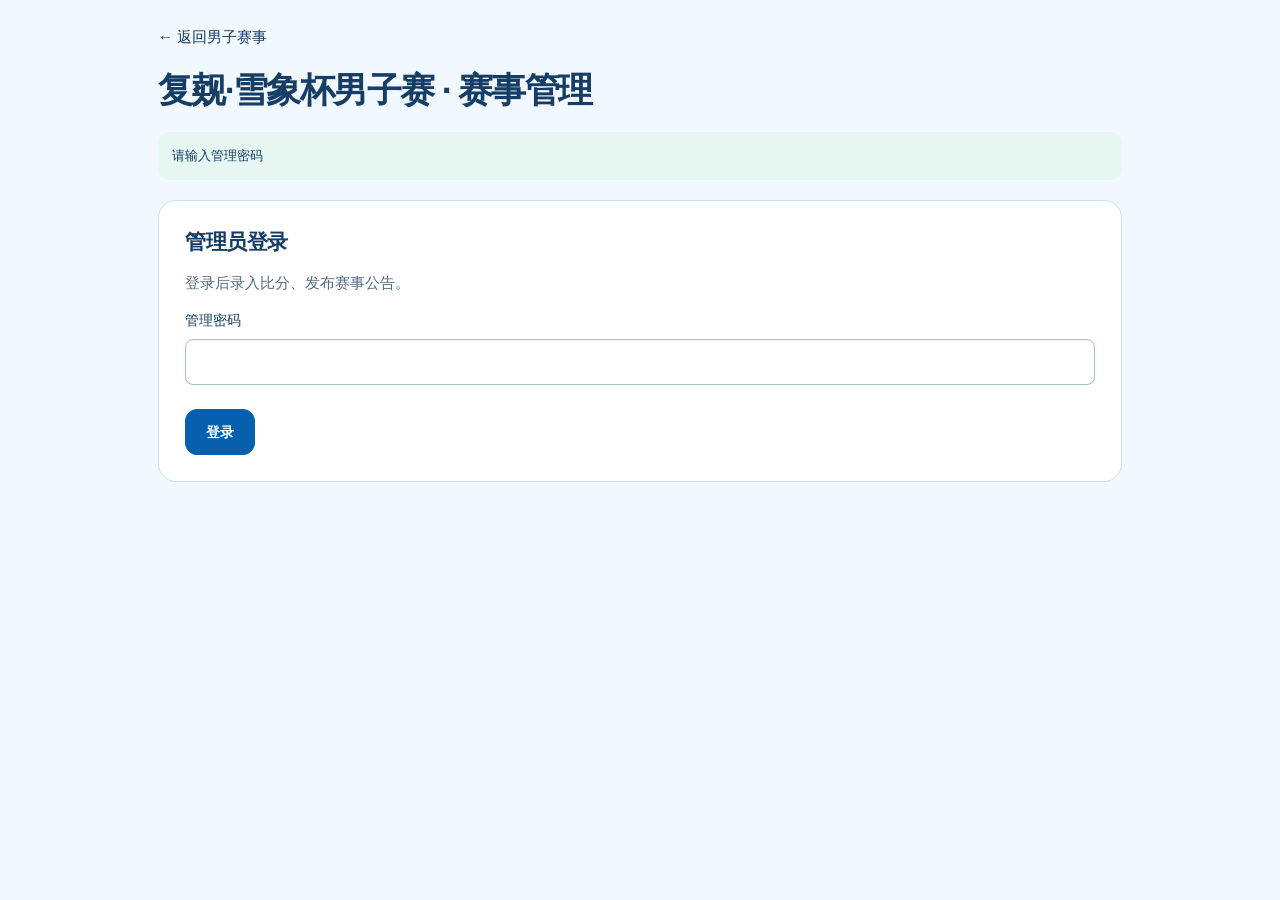
<file: xuexiangboys/manage.html>
<!doctype html><html lang="zh-CN"><head><meta charset="utf-8"><meta name="viewport" content="width=device-width,initial-scale=1"><meta name="robots" content="noindex"><title>男子赛 · 赛事管理</title><link rel="stylesheet" href="../shared/event.css?v=31"><link rel="stylesheet" href="../shared/admin.css?v=30"></head><body class="boys live-manager"><main class="wrap manager"><a href="./">← 返回男子赛事</a><h1>复觌·雪象杯男子赛 · 赛事管理</h1><p id="store-status" role="status" aria-live="polite">正在检查云端连接…</p><section id="login-panel" class="panel"><h2>管理员登录</h2><p>登录后录入比分、发布赛事公告。</p><form id="login-form"><label>管理密码<input type="password" name="password" autocomplete="current-password" required></label><button class="button" id="login-button">登录</button></form></section><div id="admin-workspace" hidden><div class="toolbar"><button id="cloud-refresh" class="button quiet">刷新云端资料</button><button id="export" class="button quiet">下载数据备份</button><button id="logout" class="button quiet">退出登录</button></div><section class="panel"><h2>1. 填写队伍与分组</h2><p>直接在 A1–D4 填写地区和队名，一次发布16个签位。已有比分后请联系主办方核对，不重新录入分组。</p><form id="draw-form"><div id="draw-fields" class="draw-fields"></div><button class="button">保存队名及分组并发布</button></form><button id="reset-draw" class="button quiet">清空签位（仅开赛前）</button></section><section class="panel"><h2>现场比分</h2><form id="live-score-form"><label>选择场次<select id="live-score-match" name="match"></select></label><p id="score-match-info"></p><label>本场赛制<select id="format-id" name="formatId"><option value="">后半程局数待确认，请先选择</option><option value="bo3-capped">三局两胜 · 25/25/15 · 30/30/25封顶</option><option value="bo3-uncapped">三局两胜 · 25/25/15 · 两分领先不封顶</option></select></label><p class="muted">小组赛按男子章程两分领先、不封顶；后半程须由主办方明确选择本场规则。正在进行的局分可随时保存，只有已结束比赛计入排名。</p><div class="score-grid"><span>局数</span><b id="score-a-label">队伍A</b><b id="score-b-label">队伍B</b><span>第1局</span><label><span class="sr-only">第1局 A队</span><input type="number" inputmode="numeric" min="0" max="1000" name="a1"></label><label><span class="sr-only">第1局 B队</span><input type="number" inputmode="numeric" min="0" max="1000" name="b1"></label><span>第2局</span><label><span class="sr-only">第2局 A队</span><input type="number" inputmode="numeric" min="0" max="1000" name="a2"></label><label><span class="sr-only">第2局 B队</span><input type="number" inputmode="numeric" min="0" max="1000" name="b2"></label><span>第3局</span><label><span class="sr-only">第3局 A队</span><input type="number" inputmode="numeric" min="0" max="1000" name="a3"></label><label><span class="sr-only">第3局 B队</span><input type="number" inputmode="numeric" min="0" max="1000" name="b3"></label></div><label>比赛状态<select name="status"><option value="upcoming">未开始</option><option value="live">正在进行</option><option value="final">已结束</option><option value="postponed">延期</option><option value="cancelled">取消</option></select></label><button class="button">保存比分并发布</button></form></section><section class="panel"><h2>3. 完全同分名次确认</h2><p>仅当本组全部结束、胜场／积分／C／Z完全相同时使用。按组委会最终决定录入次序；网站不执行抽签。后半程已有比分后不可更改。</p><form id="tie-form"><label>组别<select name="group" id="tie-group"><option>A</option><option>B</option><option>C</option><option>D</option></select></label><div id="tie-fields" class="draw-fields"></div><button class="button quiet">确认本组名次并发布</button></form></section><div id="content-manager"></div><section class="panel"><h2>裁判次数</h2><p>小组赛按轮值队伍执裁；每队人员要求按男子章程执行。排位赛主副裁为主办方，边裁标注上一场比赛队伍。</p><div id="ref-counts" class="draw-fields"></div></section><section class="panel"><h2>当前赛程与积分</h2><div id="manager-preview"></div></section></div></main><script id="event-data" type="application/json">{"end": "2026-11-07T21:30:00+08:00", "ball": "Mikasa V200W", "slug": "xuexiangboys", "rules": [{"body": "2026 年 11 月 7 日（星期六）09:00–21:30，深圳市龙岗区中浩二路源创空间雪象园区 A5 栋一层雪象排球馆。", "title": "比赛时间与场馆"}, {"body": "四组前两名出线，其余队伍参加排位赛。淘汰赛：A1 对 D2、B1 对 C2、C1 对 B2、D1 对 A2；半决赛：第 1 场胜方对第 3 场胜方，第 2 场胜方对第 4 场胜方。完整赛程见赛程页面。", "title": "小组赛与晋级"}, {"body": "小组赛单循环、三局两胜。前两局 25 分，决胜局 15 分；达到目标分须领先 2 分，章程未设封顶。不套用女子赛的 30／25 分上限。淘汰及排位赛局数与完整赛程待组委会补充。", "title": "局数与局分"}, {"body": "2:0：胜队 3 分、负队 0 分；2:1：胜队 2 分、负队 1 分。依次比较胜场数、积分、C 值（胜局总数÷负局总数）、Z 值（总得分÷总失分）。全部相同按章程由组委会抽签决定；网站不执行抽签，等待组委会确认名次。", "title": "小组积分与排序"}, {"body": "男子组不设性别限制；每队教练 1 名、队员 8–14 名，报名 13–14 名队员时须有 2 名自由人。每人仅代表一队。参加过排超、全运会、全锦赛或国外同等级及以上赛事的球员，每队每局仅可上场一名。", "title": "参赛人员与资格"}, {"body": "10 月 17 日前提交报名表与覆盖比赛日期的保险证明。递补报名：10 月 18–24 日。每队报名费 1000 元。 名单截止后不得随意修改；未按要求购买运动意外保险的人员不具备参赛资格。", "title": "报名与保险"}, {"body": "各队协同提供赛事裁判，每场比赛提供 2 名司线；队长赛前与赛事负责人交接，争议由队长与当值裁判沟通。", "title": "执裁与沟通"}, {"body": "网高 2.43 米；比赛球 Mikasa V200W。队服原则上统一，球衣须有号码，自由人与其他队员明显区分。", "title": "器材"}, {"body": "前三名颁发奖金、奖牌，并自动获得 2027 年度夏季赛事参赛资格。 冠军 1000 元、亚军 800 元、季军 600 元；个人奖由组委会评定。", "title": "奖项"}], "start": "2026-11-07T09:00:00+08:00", "teams": [{"code": "M01", "name": "深圳珞珈山", "seed": "A1", "group": "A", "region": "", "roster": [{"name": "武庭照", "number": "1", "captain": false, "level": "无级别", "restricted": false}, {"name": "吴晨", "number": "5", "captain": true, "level": "无级别", "restricted": false}, {"name": "雷宗霖", "number": "8", "captain": false, "level": "无级别", "restricted": false}, {"name": "廖鹏宇", "number": "7", "captain": false, "level": "无级别", "restricted": false}, {"name": "彭新宇", "number": "16", "captain": false, "level": "无级别", "restricted": false}, {"name": "卢纪印", "number": "77", "captain": false, "level": "无级别", "restricted": false}, {"name": "苏钰然", "number": "17", "captain": false, "level": "无级别", "restricted": false}, {"name": "周邦栋", "number": "66", "captain": false, "level": "无级别", "restricted": false}, {"name": "龚博儒", "number": "32", "captain": false, "level": "无级别", "restricted": false}, {"name": "彭治杰", "number": "9", "captain": false, "level": "无级别", "restricted": false}], "listNumber": 1}, {"code": "M02", "name": "香港省港奇兵", "seed": "A2", "group": "A", "region": "广州", "roster": [{"name": "周靖喆", "number": "5", "captain": false, "level": "一级", "restricted": false}, {"name": "梁智華", "number": "33", "captain": true, "level": "无级别", "restricted": false}, {"name": "孫梓軒", "number": "11", "captain": false, "level": "无级别", "restricted": false}, {"name": "凌浚軒", "number": "10", "captain": false, "level": "无级别", "restricted": false}, {"name": "陳鈺", "number": "6", "captain": false, "level": "一级", "restricted": false}, {"name": "李文焯", "number": "3", "captain": false, "level": "无级别", "restricted": false}, {"name": "蕭丞希", "number": "55", "captain": false, "level": "无级别", "restricted": false}, {"name": "畢駿禧", "number": "16", "captain": false, "level": "无级别", "restricted": false}, {"name": "區政言", "number": "12", "captain": false, "level": "无级别", "restricted": false}, {"name": "龔梁柱", "number": "7", "captain": false, "level": "一级", "restricted": false}], "listNumber": 2}, {"code": "M03", "name": "深圳湘港", "seed": "A3", "group": "A", "region": "惠州", "roster": [{"name": "李浩霖", "number": "3", "captain": false, "level": "无级别", "restricted": false}, {"name": "陈金昭", "number": "11", "captain": false, "level": "无级别", "restricted": false}, {"name": "刘助润", "number": "18", "captain": false, "level": "无级别", "restricted": false}, {"name": "李中康", "number": "10", "captain": false, "level": "无级别", "restricted": false}, {"name": "刘文俊", "number": "7", "captain": true, "level": "无级别", "restricted": false}, {"name": "王哲琪", "number": "6", "captain": false, "level": "一级", "restricted": false}, {"name": "Lorenzo", "number": "9", "captain": false, "level": "无级别", "restricted": false}, {"name": "肖铭", "number": "4", "captain": false, "level": "无级别", "restricted": false}, {"name": "林震琛", "number": "2", "captain": false, "level": "无级别", "restricted": false}, {"name": "顾呈诚", "number": "76", "captain": false, "level": "无级别", "restricted": false}, {"name": "邹欣锐", "number": "1", "captain": false, "level": "无级别", "restricted": false}, {"name": "徐梓淩", "number": "23", "captain": false, "level": "无级别", "restricted": false}, {"name": "吴多达", "number": "77", "captain": false, "level": "无级别", "restricted": false}], "listNumber": 3}, {"code": "M04", "name": "深圳XJBD", "seed": "A4", "group": "A", "region": "澳门", "roster": [{"name": "庄如城", "number": "13", "captain": true, "level": "无级别", "restricted": false}, {"name": "胡青杨", "number": "4", "captain": false, "level": "无级别", "restricted": false}, {"name": "邹林峰", "number": "7", "captain": false, "level": "无级别", "restricted": false}, {"name": "黄靖宇", "number": "15", "captain": false, "level": "无级别", "restricted": false}, {"name": "李哲", "number": "2", "captain": false, "level": "无级别", "restricted": false}, {"name": "胡皓辰", "number": "5", "captain": false, "level": "一级", "restricted": false}, {"name": "唐麒", "number": "4", "captain": false, "level": "无级别", "restricted": false}, {"name": "肖宇", "number": "33", "captain": false, "level": "一级", "restricted": false}, {"name": "吴旻坤", "number": "9", "captain": false, "level": "无级别", "restricted": false}, {"name": "黄可", "number": "72", "captain": false, "level": "无级别", "restricted": false}, {"name": "李泽林", "number": "3", "captain": false, "level": "无级别", "restricted": false}], "listNumber": 4}, {"code": "M05", "name": "K.T国际学苑", "seed": "B1", "group": "B", "region": "中山", "roster": [{"name": "黄振伦", "number": "10", "captain": true, "level": "无级别", "restricted": false}, {"name": "饶兆琮", "number": "2", "captain": false, "level": "无级别", "restricted": false}, {"name": "李景新", "number": "67", "captain": false, "level": "无级别", "restricted": false}, {"name": "任柏豪", "number": "14", "captain": false, "level": "无级别", "restricted": false}, {"name": "谭启源", "number": "8", "captain": false, "level": "无级别", "restricted": false}, {"name": "柳中彥", "number": "13", "captain": false, "level": "无级别", "restricted": false}, {"name": "周子杰", "number": "69", "captain": false, "level": "无级别", "restricted": false}, {"name": "冯梓浩", "number": "6", "captain": false, "level": "无级别", "restricted": false}, {"name": "黄明贤", "number": "1", "captain": false, "level": "无级别", "restricted": false}, {"name": "杨振威", "number": "43", "captain": false, "level": "无级别", "restricted": false}, {"name": "庄纪来", "number": "24", "captain": false, "level": "无级别", "restricted": false}, {"name": "叶永健", "number": "28", "captain": false, "level": "无级别", "restricted": false}, {"name": "郑浩然", "number": "12", "captain": false, "level": "一级", "restricted": false}], "listNumber": 5}, {"code": "M06", "name": "深圳石更", "seed": "B2", "group": "B", "region": "珠海", "roster": [{"name": "区文滔", "number": "11", "captain": true, "level": "无级别", "restricted": false}, {"name": "林洛可", "number": "4", "captain": false, "level": "无级别", "restricted": false}, {"name": "曾健维", "number": "6", "captain": false, "level": "无级别", "restricted": false}, {"name": "关祖涛", "number": "7", "captain": false, "level": "无级别", "restricted": false}, {"name": "韦青茂", "number": "9", "captain": false, "level": "无级别", "restricted": false}, {"name": "蓝泽龙", "number": "10", "captain": false, "level": "无级别", "restricted": false}, {"name": "何健文", "number": "13", "captain": false, "level": "无级别", "restricted": false}, {"name": "郑凯文", "number": "14", "captain": false, "level": "无级别", "restricted": false}, {"name": "陈立恩", "number": "15", "captain": false, "level": "无级别", "restricted": false}, {"name": "张楷健", "number": "17", "captain": false, "level": "无级别", "restricted": false}, {"name": "朱晓寰", "number": "19", "captain": false, "level": "无级别", "restricted": false}, {"name": "唐清云", "number": "20", "captain": false, "level": "无级别", "restricted": false}], "listNumber": 6}, {"code": "M07", "name": "深圳GSV", "seed": "B3", "group": "B", "region": "", "roster": [{"name": "陈景辉", "number": "1", "captain": true, "level": "无级别", "restricted": false}, {"name": "陈景鸿", "number": "3", "captain": false, "level": "无级别", "restricted": false}, {"name": "李湛荣", "number": "16", "captain": false, "level": "无级别", "restricted": false}, {"name": "张俊鹏", "number": "7", "captain": false, "level": "无级别", "restricted": false}, {"name": "王婉蓉", "number": "8", "captain": false, "level": "无级别", "restricted": false}, {"name": "肖健翔", "number": "15", "captain": false, "level": "无级别", "restricted": false}, {"name": "张梓荣", "number": "4", "captain": false, "level": "无级别", "restricted": false}, {"name": "曾科桦", "number": "13", "captain": false, "level": "无级别", "restricted": false}, {"name": "张小为", "number": "14", "captain": false, "level": "无级别", "restricted": false}, {"name": "陈伟聪", "number": "81", "captain": false, "level": "无级别", "restricted": false}, {"name": "刘宇鹏", "number": "8", "captain": false, "level": "无级别", "restricted": false}, {"name": "李智繁", "number": "10", "captain": false, "level": "无级别", "restricted": false}, {"name": "宋树鑫", "number": "99", "captain": false, "level": "无级别", "restricted": false}], "listNumber": 7}, {"code": "M08", "name": "深圳兔米特", "seed": "B4", "group": "B", "region": "", "roster": [{"name": "崔俊杰", "number": "11", "captain": true, "level": "无级别", "restricted": false}, {"name": "阿迪力", "number": "4", "captain": false, "level": "无级别", "restricted": false}, {"name": "王今", "number": "5", "captain": false, "level": "无级别", "restricted": false}, {"name": "黄铭彦", "number": "9", "captain": false, "level": "无级别", "restricted": false}, {"name": "朱家佑", "number": "10", "captain": false, "level": "无级别", "restricted": false}, {"name": "李相言", "number": "14", "captain": false, "level": "二级", "restricted": false}, {"name": "王浩宇", "number": "15", "captain": false, "level": "二级", "restricted": false}, {"name": "于航", "number": "16", "captain": false, "level": "无级别", "restricted": false}, {"name": "吴仁浩", "number": "19", "captain": false, "level": "无级别", "restricted": false}, {"name": "周祖兴", "number": "26", "captain": false, "level": "健将", "restricted": false}, {"name": "杨钧皓", "number": "29", "captain": false, "level": "无级别", "restricted": false}], "listNumber": 8}, {"code": "M09", "name": "深圳THU.", "seed": "C1", "group": "C", "region": "", "roster": [{"name": "张心语", "number": "5", "captain": false, "level": "无级别", "restricted": false}, {"name": "罗煌献", "number": "12", "captain": false, "level": "无级别", "restricted": false}, {"name": "陈海彬", "number": "10", "captain": false, "level": "无级别", "restricted": false}, {"name": "邱浩鑫", "number": "18", "captain": false, "level": "无级别", "restricted": false}, {"name": "洪震", "number": "11", "captain": false, "level": "无级别", "restricted": false}, {"name": "刘文豪", "number": "77", "captain": false, "level": "无级别", "restricted": false}, {"name": "刘健", "number": "15", "captain": false, "level": "无级别", "restricted": false}, {"name": "何燕锋", "number": "6", "captain": false, "level": "无级别", "restricted": false}, {"name": "邝浩劲", "number": "3", "captain": false, "level": "无级别", "restricted": false}, {"name": "楚阳阳", "number": "17", "captain": false, "level": "无级别", "restricted": false}, {"name": "黎韦涛", "number": "34", "captain": false, "level": "无级别", "restricted": false}, {"name": "周昌盛", "number": "37", "captain": false, "level": "无级别", "restricted": false}, {"name": "刘嘉诚", "number": "71", "captain": false, "level": "无级别", "restricted": false}, {"name": "邓子劲", "number": "6", "captain": false, "level": "无级别", "restricted": false}], "listNumber": 9}, {"code": "M10", "name": "深圳沙河学院", "seed": "C2", "group": "C", "region": "", "roster": [{"name": "田得元", "number": "6", "captain": true, "level": "无级别", "restricted": false}, {"name": "魏一鑫", "number": "4", "captain": false, "level": "无级别", "restricted": false}, {"name": "陈堆", "number": "2", "captain": false, "level": "无级别", "restricted": false}, {"name": "杨嘉雯", "number": "27", "captain": false, "level": "无级别", "restricted": false}, {"name": "杨堃", "number": "5", "captain": false, "level": "无级别", "restricted": false}, {"name": "吴盛理", "number": "8", "captain": false, "level": "无级别", "restricted": false}, {"name": "闫忆彬", "number": "23", "captain": false, "level": "无级别", "restricted": false}, {"name": "李继业", "number": "9", "captain": false, "level": "无级别", "restricted": false}, {"name": "黄冠超", "number": "30", "captain": false, "level": "无级别", "restricted": false}, {"name": "冷俊", "number": "17", "captain": false, "level": "无级别", "restricted": false}, {"name": "周泰一", "number": "19", "captain": false, "level": "无级别", "restricted": false}, {"name": "陈泽滨", "number": "26", "captain": false, "level": "无级别", "restricted": false}], "listNumber": 10}, {"code": "M11", "name": "中山ZMUN", "seed": "C3", "group": "C", "region": "", "roster": [{"name": "黄璜", "number": "12", "captain": false, "level": "无级别", "restricted": false}, {"name": "陶然", "number": "2", "captain": false, "level": "无级别", "restricted": false}, {"name": "肖骁哲", "number": "11", "captain": false, "level": "无级别", "restricted": false}, {"name": "周廷铉", "number": "1", "captain": false, "level": "二级", "restricted": false}, {"name": "何浚杰", "number": "77", "captain": true, "level": "无级别", "restricted": true}, {"name": "李永濠", "number": "16", "captain": false, "level": "一级", "restricted": false}, {"name": "陈浩杰", "number": "10", "captain": false, "level": "二级", "restricted": false}, {"name": "凌毅东", "number": "17", "captain": false, "level": "无级别", "restricted": true}, {"name": "代成龙", "number": "27", "captain": false, "level": "一级", "restricted": false}, {"name": "蔡昊东", "number": "15", "captain": false, "level": "一级", "restricted": false}, {"name": "卢赐乐", "number": "5", "captain": false, "level": "一级", "restricted": false}, {"name": "林思宪", "number": "9", "captain": false, "level": "一级", "restricted": false}, {"name": "陈嘉伦", "number": "8", "captain": false, "level": "无级别", "restricted": false}, {"name": "林骏汝", "number": "18", "captain": false, "level": "无级别", "restricted": false}, {"name": "王希文", "number": "3", "captain": false, "level": "无级别", "restricted": false}], "listNumber": 11}, {"code": "M12", "name": "湾区VBRO", "seed": "C4", "group": "C", "region": "", "roster": [{"name": "林鑫淼", "number": "3", "captain": false, "position": "", "level": "一级", "restricted": false}, {"name": "姚凯智", "number": "4", "captain": false, "position": "", "level": "二级", "restricted": false}, {"name": "于畅", "number": "7", "captain": false, "position": "", "level": "二级", "restricted": false}, {"name": "杨龙晖", "number": "8", "captain": false, "position": "", "level": "健将", "restricted": true}, {"name": "张耀日", "number": "10", "captain": false, "position": "", "level": "一级", "restricted": false}, {"name": "佘昆洋", "number": "11", "captain": false, "position": "", "level": "一级", "restricted": false}, {"name": "杨凯程", "number": "13", "captain": true, "position": "", "level": "健将", "restricted": true}, {"name": "段惟瀚", "number": "17", "captain": false, "position": "", "level": "无级别", "restricted": false}, {"name": "张雪豪", "number": "18", "captain": false, "position": "", "level": "一级", "restricted": false}, {"name": "付豪", "number": "20", "captain": false, "position": "", "level": "无级别", "restricted": false}, {"name": "董含灵", "number": "88", "captain": false, "position": "", "level": "无级别", "restricted": false, "registrationNote": "宇宙级"}, {"name": "林圳标", "number": "1023", "captain": false, "position": "", "level": "无级别", "restricted": false}, {"name": "刘伟铭", "number": "11", "level": "健将", "restricted": false, "captain": false}, {"name": "周政", "number": "1", "level": "一级", "restricted": false, "captain": false}], "listNumber": 12}, {"code": "M13", "name": "深圳小浪底", "seed": "D1", "group": "D", "region": "", "roster": [{"name": "刘智", "number": "0", "captain": false, "level": "无级别", "restricted": false}, {"name": "曾维涛", "number": "1", "captain": false, "level": "一级", "restricted": false}, {"name": "刘文宇", "number": "4", "captain": false, "level": "无级别", "restricted": false}, {"name": "杨泽航", "number": "5", "captain": false, "level": "无级别", "restricted": false}, {"name": "黄雨晨", "number": "6", "captain": true, "level": "一级", "restricted": false}, {"name": "黄竞全", "number": "7", "captain": false, "level": "无级别", "restricted": false}, {"name": "卢国锋", "number": "8", "captain": false, "level": "无级别", "restricted": false}, {"name": "苏轮", "number": "15", "captain": false, "level": "无级别", "restricted": false}, {"name": "姬建平", "number": "17", "captain": false, "level": "无级别", "restricted": false}, {"name": "高智超", "number": "18", "captain": false, "level": "无级别", "restricted": false}, {"name": "刘健均", "number": "22", "captain": false, "level": "无级别", "restricted": false}, {"name": "谢孟达", "number": "23", "captain": false, "level": "无级别", "restricted": false}], "listNumber": 13}, {"code": "M14", "name": "澳門驁駿體育會", "seed": "D2", "group": "D", "region": "", "roster": [{"name": "李棵榮", "number": "4", "captain": true, "level": "无级别", "restricted": false}, {"name": "楊兆聲", "number": "2", "captain": false, "level": "无级别", "restricted": false}, {"name": "崔景堯", "number": "1", "captain": false, "level": "无级别", "restricted": false}, {"name": "蕭景煒", "number": "5", "captain": false, "level": "无级别", "restricted": false}, {"name": "吳睿龍", "number": "10", "captain": false, "level": "无级别", "restricted": false}, {"name": "陳宏楷", "number": "11", "captain": false, "level": "无级别", "restricted": false}, {"name": "吳誠一", "number": "14", "captain": false, "level": "无级别", "restricted": false}, {"name": "黎尚一", "number": "3", "captain": false, "level": "无级别", "restricted": false}], "listNumber": 14}, {"code": "M15", "name": "广州ZooParty", "seed": "D3", "group": "D", "region": "", "roster": [{"name": "陈如明", "number": "6", "captain": true, "level": "无级别", "restricted": false}, {"name": "杨城", "number": "2", "captain": false, "level": "无级别", "restricted": false}, {"name": "卢伟东", "number": "66", "captain": false, "level": "无级别", "restricted": false}, {"name": "熊宇辰", "number": "16", "captain": false, "level": "无级别", "restricted": false}, {"name": "丘振钢", "number": "9", "captain": false, "level": "无级别", "restricted": false}, {"name": "吴天乐", "number": "5", "captain": false, "level": "无级别", "restricted": false}, {"name": "杨后羿", "number": "15", "captain": false, "level": "无级别", "restricted": false}, {"name": "赵嘉威", "number": "59", "captain": false, "level": "无级别", "restricted": false}, {"name": "丘梓裕", "number": "7", "captain": false, "level": "无级别", "restricted": false}, {"name": "陈伟昊", "number": "11", "captain": false, "level": "无级别", "restricted": false}, {"name": "王贝霖", "number": "1", "captain": false, "level": "无级别", "restricted": false}, {"name": "罗涛", "number": "123", "captain": false, "level": "无级别", "restricted": false}], "listNumber": 15}, {"code": "M16", "name": "珠海三威集团", "seed": "D4", "group": "D", "region": "", "roster": [{"name": "贝思喆", "number": "12", "captain": true, "level": "无级别", "restricted": false}, {"name": "黄宇洲", "number": "18", "captain": false, "level": "一级", "restricted": false}, {"name": "李浩贤", "number": "0", "captain": false, "level": "无级别", "restricted": false}, {"name": "黄世波", "number": "10", "captain": false, "level": "二级", "restricted": false}, {"name": "潘俊成", "number": "11", "captain": false, "level": "无级别", "restricted": false}, {"name": "王泽桉", "number": "13", "captain": false, "level": "一级", "restricted": false}, {"name": "颜建杰", "number": "7", "captain": false, "level": "二级", "restricted": false}, {"name": "李绎东", "number": "9", "captain": false, "level": "一级", "restricted": false}, {"name": "王元彪", "number": "8", "captain": false, "level": "二级", "restricted": false}, {"name": "李栩逸", "number": "11", "captain": false, "level": "一级", "restricted": false}, {"name": "赵泉焯", "number": "1", "captain": false, "level": "一级", "restricted": false}, {"name": "蔡谨励", "number": "15", "captain": false, "level": "二级", "restricted": false}, {"name": "张家硕", "number": "5", "captain": false, "level": "一级", "restricted": false}, {"name": "林家豪", "number": "21", "captain": false, "level": "无级别", "restricted": false}], "listNumber": 16}], "theme": "boys", "title": "雪象杯男子排球邀请赛", "venue": "雪象排球馆", "albums": [], "awards": {"podium": {}, "individual": [{"name": "", "team": "", "label": "最有价值球员 ×1"}, {"name": "", "team": "", "label": "最佳主攻 ×2"}, {"name": "", "team": "", "label": "最佳副攻 ×2"}, {"name": "", "team": "", "label": "最佳二传 ×1"}, {"name": "", "team": "", "label": "最佳接应 ×1"}, {"name": "", "team": "", "label": "最佳自由人 ×1"}]}, "courts": 4, "groups": ["A", "B", "C", "D"], "poster": "../assets/boys-poster.webp", "prizes": [1000, 800, 600], "slogan": "以球会友，青春无界。", "address": "广东省深圳市龙岗区中浩二路源创空间雪象园区内 A5 栋一层", "english": "XUEXIANG CUP · VOLLEY BOYS", "matches": [{"a": {"t": "seed", "code": "A1"}, "b": {"t": "seed", "code": "A2"}, "no": 1, "ref": "C1 / C2", "sets": [], "time": "2026-11-07T09:00", "court": "1号场", "group": "A", "stage": "group", "status": "upcoming", "lineJudges": "C1 / C2", "officialsNote": "两队共同承担主裁及边裁", "previousCourtMatchNo": null}, {"a": {"t": "seed", "code": "A3"}, "b": {"t": "seed", "code": "A4"}, "no": 2, "ref": "C3 / C4", "sets": [], "time": "2026-11-07T09:00", "court": "2号场", "group": "A", "stage": "group", "status": "upcoming", "lineJudges": "C3 / C4", "officialsNote": "两队共同承担主裁及边裁", "previousCourtMatchNo": null}, {"a": {"t": "seed", "code": "B1"}, "b": {"t": "seed", "code": "B2"}, "no": 3, "ref": "D1 / D2", "sets": [], "time": "2026-11-07T09:00", "court": "3号场", "group": "B", "stage": "group", "status": "upcoming", "lineJudges": "D1 / D2", "officialsNote": "两队共同承担主裁及边裁", "previousCourtMatchNo": null}, {"a": {"t": "seed", "code": "B3"}, "b": {"t": "seed", "code": "B4"}, "no": 4, "ref": "D3 / D4", "sets": [], "time": "2026-11-07T09:00", "court": "4号场", "group": "B", "stage": "group", "status": "upcoming", "lineJudges": "D3 / D4", "officialsNote": "两队共同承担主裁及边裁", "previousCourtMatchNo": null}, {"a": {"t": "seed", "code": "C1"}, "b": {"t": "seed", "code": "C2"}, "no": 5, "ref": "A1 / A2", "sets": [], "time": "2026-11-07T10:00", "court": "1号场", "group": "C", "stage": "group", "status": "upcoming", "lineJudges": "A1 / A2", "officialsNote": "两队共同承担主裁及边裁", "previousCourtMatchNo": 1}, {"a": {"t": "seed", "code": "C3"}, "b": {"t": "seed", "code": "C4"}, "no": 6, "ref": "A3 / A4", "sets": [], "time": "2026-11-07T10:00", "court": "2号场", "group": "C", "stage": "group", "status": "upcoming", "lineJudges": "A3 / A4", "officialsNote": "两队共同承担主裁及边裁", "previousCourtMatchNo": 2}, {"a": {"t": "seed", "code": "D1"}, "b": {"t": "seed", "code": "D2"}, "no": 7, "ref": "B1 / B2", "sets": [], "time": "2026-11-07T10:00", "court": "3号场", "group": "D", "stage": "group", "status": "upcoming", "lineJudges": "B1 / B2", "officialsNote": "两队共同承担主裁及边裁", "previousCourtMatchNo": 3}, {"a": {"t": "seed", "code": "D3"}, "b": {"t": "seed", "code": "D4"}, "no": 8, "ref": "B3 / B4", "sets": [], "time": "2026-11-07T10:00", "court": "4号场", "group": "D", "stage": "group", "status": "upcoming", "lineJudges": "B3 / B4", "officialsNote": "两队共同承担主裁及边裁", "previousCourtMatchNo": 4}, {"a": {"t": "seed", "code": "A1"}, "b": {"t": "seed", "code": "A3"}, "no": 9, "ref": "C1 / C2", "sets": [], "time": "2026-11-07T11:00", "court": "1号场", "group": "A", "stage": "group", "status": "upcoming", "lineJudges": "C1 / C2", "officialsNote": "两队共同承担主裁及边裁", "previousCourtMatchNo": 5}, {"a": {"t": "seed", "code": "A2"}, "b": {"t": "seed", "code": "A4"}, "no": 10, "ref": "C3 / C4", "sets": [], "time": "2026-11-07T11:00", "court": "2号场", "group": "A", "stage": "group", "status": "upcoming", "lineJudges": "C3 / C4", "officialsNote": "两队共同承担主裁及边裁", "previousCourtMatchNo": 6}, {"a": {"t": "seed", "code": "B1"}, "b": {"t": "seed", "code": "B3"}, "no": 11, "ref": "D1 / D2", "sets": [], "time": "2026-11-07T11:00", "court": "3号场", "group": "B", "stage": "group", "status": "upcoming", "lineJudges": "D1 / D2", "officialsNote": "两队共同承担主裁及边裁", "previousCourtMatchNo": 7}, {"a": {"t": "seed", "code": "B2"}, "b": {"t": "seed", "code": "B4"}, "no": 12, "ref": "D3 / D4", "sets": [], "time": "2026-11-07T11:00", "court": "4号场", "group": "B", "stage": "group", "status": "upcoming", "lineJudges": "D3 / D4", "officialsNote": "两队共同承担主裁及边裁", "previousCourtMatchNo": 8}, {"a": {"t": "seed", "code": "C1"}, "b": {"t": "seed", "code": "C3"}, "no": 13, "ref": "A1 / A3", "sets": [], "time": "2026-11-07T12:00", "court": "1号场", "group": "C", "stage": "group", "status": "upcoming", "lineJudges": "A1 / A3", "officialsNote": "两队共同承担主裁及边裁", "previousCourtMatchNo": 9}, {"a": {"t": "seed", "code": "C2"}, "b": {"t": "seed", "code": "C4"}, "no": 14, "ref": "A2 / A4", "sets": [], "time": "2026-11-07T12:00", "court": "2号场", "group": "C", "stage": "group", "status": "upcoming", "lineJudges": "A2 / A4", "officialsNote": "两队共同承担主裁及边裁", "previousCourtMatchNo": 10}, {"a": {"t": "seed", "code": "D1"}, "b": {"t": "seed", "code": "D3"}, "no": 15, "ref": "B1 / B3", "sets": [], "time": "2026-11-07T12:00", "court": "3号场", "group": "D", "stage": "group", "status": "upcoming", "lineJudges": "B1 / B3", "officialsNote": "两队共同承担主裁及边裁", "previousCourtMatchNo": 11}, {"a": {"t": "seed", "code": "D2"}, "b": {"t": "seed", "code": "D4"}, "no": 16, "ref": "B2 / B4", "sets": [], "time": "2026-11-07T12:00", "court": "4号场", "group": "D", "stage": "group", "status": "upcoming", "lineJudges": "B2 / B4", "officialsNote": "两队共同承担主裁及边裁", "previousCourtMatchNo": 12}, {"a": {"t": "seed", "code": "A1"}, "b": {"t": "seed", "code": "A4"}, "no": 17, "ref": "C1 / C3", "sets": [], "time": "2026-11-07T13:00", "court": "1号场", "group": "A", "stage": "group", "status": "upcoming", "lineJudges": "C1 / C3", "officialsNote": "两队共同承担主裁及边裁", "previousCourtMatchNo": 13}, {"a": {"t": "seed", "code": "A2"}, "b": {"t": "seed", "code": "A3"}, "no": 18, "ref": "C2 / C4", "sets": [], "time": "2026-11-07T13:00", "court": "2号场", "group": "A", "stage": "group", "status": "upcoming", "lineJudges": "C2 / C4", "officialsNote": "两队共同承担主裁及边裁", "previousCourtMatchNo": 14}, {"a": {"t": "seed", "code": "B1"}, "b": {"t": "seed", "code": "B4"}, "no": 19, "ref": "D1 / D3", "sets": [], "time": "2026-11-07T13:00", "court": "3号场", "group": "B", "stage": "group", "status": "upcoming", "lineJudges": "D1 / D3", "officialsNote": "两队共同承担主裁及边裁", "previousCourtMatchNo": 15}, {"a": {"t": "seed", "code": "B2"}, "b": {"t": "seed", "code": "B3"}, "no": 20, "ref": "D2 / D4", "sets": [], "time": "2026-11-07T13:00", "court": "4号场", "group": "B", "stage": "group", "status": "upcoming", "lineJudges": "D2 / D4", "officialsNote": "两队共同承担主裁及边裁", "previousCourtMatchNo": 16}, {"a": {"t": "seed", "code": "C1"}, "b": {"t": "seed", "code": "C4"}, "no": 21, "ref": "A1 / A4", "sets": [], "time": "2026-11-07T14:00", "court": "1号场", "group": "C", "stage": "group", "status": "upcoming", "lineJudges": "A1 / A4", "officialsNote": "两队共同承担主裁及边裁", "previousCourtMatchNo": 17}, {"a": {"t": "seed", "code": "C2"}, "b": {"t": "seed", "code": "C3"}, "no": 22, "ref": "A2 / A3", "sets": [], "time": "2026-11-07T14:00", "court": "2号场", "group": "C", "stage": "group", "status": "upcoming", "lineJudges": "A2 / A3", "officialsNote": "两队共同承担主裁及边裁", "previousCourtMatchNo": 18}, {"a": {"t": "seed", "code": "D1"}, "b": {"t": "seed", "code": "D4"}, "no": 23, "ref": "B1 / B4", "sets": [], "time": "2026-11-07T14:00", "court": "3号场", "group": "D", "stage": "group", "status": "upcoming", "lineJudges": "B1 / B4", "officialsNote": "两队共同承担主裁及边裁", "previousCourtMatchNo": 19}, {"a": {"t": "seed", "code": "D2"}, "b": {"t": "seed", "code": "D3"}, "no": 24, "ref": "B2 / B3", "sets": [], "time": "2026-11-07T14:00", "court": "4号场", "group": "D", "stage": "group", "status": "upcoming", "lineJudges": "B2 / B3", "officialsNote": "两队共同承担主裁及边裁", "previousCourtMatchNo": 20}, {"a": {"g": "A", "r": 3, "t": "rank"}, "b": {"g": "B", "r": 4, "t": "rank"}, "no": 25, "ref": "主办方", "sets": [], "time": "2026-11-07T15:30", "court": "1号场", "group": "", "stage": "placement", "status": "upcoming", "lineJudges": "上一场比赛队伍", "stageLabel": "9–16名四分之一决赛", "previousCourtMatchNo": 21}, {"a": {"g": "B", "r": 3, "t": "rank"}, "b": {"g": "A", "r": 4, "t": "rank"}, "no": 26, "ref": "主办方", "sets": [], "time": "2026-11-07T15:30", "court": "2号场", "group": "", "stage": "placement", "status": "upcoming", "lineJudges": "上一场比赛队伍", "stageLabel": "9–16名四分之一决赛", "previousCourtMatchNo": 22}, {"a": {"g": "C", "r": 3, "t": "rank"}, "b": {"g": "D", "r": 4, "t": "rank"}, "no": 27, "ref": "主办方", "sets": [], "time": "2026-11-07T15:30", "court": "3号场", "group": "", "stage": "placement", "status": "upcoming", "lineJudges": "上一场比赛队伍", "stageLabel": "9–16名四分之一决赛", "previousCourtMatchNo": 23}, {"a": {"g": "D", "r": 3, "t": "rank"}, "b": {"g": "C", "r": 4, "t": "rank"}, "no": 28, "ref": "主办方", "sets": [], "time": "2026-11-07T15:30", "court": "4号场", "group": "", "stage": "placement", "status": "upcoming", "lineJudges": "上一场比赛队伍", "stageLabel": "9–16名四分之一决赛", "previousCourtMatchNo": 24}, {"a": {"g": "A", "r": 1, "t": "rank"}, "b": {"g": "D", "r": 2, "t": "rank"}, "no": 29, "ref": "主办方", "sets": [], "time": "2026-11-07T16:30", "court": "1号场", "group": "", "stage": "knockout", "status": "upcoming", "lineJudges": "上一场比赛队伍", "stageLabel": "1–8名四分之一决赛", "previousCourtMatchNo": 25}, {"a": {"g": "B", "r": 1, "t": "rank"}, "b": {"g": "C", "r": 2, "t": "rank"}, "no": 30, "ref": "主办方", "sets": [], "time": "2026-11-07T16:30", "court": "2号场", "group": "", "stage": "knockout", "status": "upcoming", "lineJudges": "上一场比赛队伍", "stageLabel": "1–8名四分之一决赛", "previousCourtMatchNo": 26}, {"a": {"g": "C", "r": 1, "t": "rank"}, "b": {"g": "B", "r": 2, "t": "rank"}, "no": 31, "ref": "主办方", "sets": [], "time": "2026-11-07T16:30", "court": "3号场", "group": "", "stage": "knockout", "status": "upcoming", "lineJudges": "上一场比赛队伍", "stageLabel": "1–8名四分之一决赛", "previousCourtMatchNo": 27}, {"a": {"g": "D", "r": 1, "t": "rank"}, "b": {"g": "A", "r": 2, "t": "rank"}, "no": 32, "ref": "主办方", "sets": [], "time": "2026-11-07T16:30", "court": "4号场", "group": "", "stage": "knockout", "status": "upcoming", "lineJudges": "上一场比赛队伍", "stageLabel": "1–8名四分之一决赛", "previousCourtMatchNo": 28}, {"a": {"m": 25, "t": "lose"}, "b": {"m": 26, "t": "lose"}, "no": 33, "ref": "主办方", "sets": [], "time": "2026-11-07T17:30", "court": "1号场", "group": "", "stage": "placement", "status": "upcoming", "lineJudges": "上一场比赛队伍", "stageLabel": "13–16名排位赛", "previousCourtMatchNo": 29}, {"a": {"m": 27, "t": "lose"}, "b": {"m": 28, "t": "lose"}, "no": 34, "ref": "主办方", "sets": [], "time": "2026-11-07T17:30", "court": "2号场", "group": "", "stage": "placement", "status": "upcoming", "lineJudges": "上一场比赛队伍", "stageLabel": "13–16名排位赛", "previousCourtMatchNo": 30}, {"a": {"m": 25, "t": "win"}, "b": {"m": 26, "t": "win"}, "no": 35, "ref": "主办方", "sets": [], "time": "2026-11-07T17:30", "court": "3号场", "group": "", "stage": "placement", "status": "upcoming", "lineJudges": "上一场比赛队伍", "stageLabel": "9–12名排位赛", "previousCourtMatchNo": 31}, {"a": {"m": 27, "t": "win"}, "b": {"m": 28, "t": "win"}, "no": 36, "ref": "主办方", "sets": [], "time": "2026-11-07T17:30", "court": "4号场", "group": "", "stage": "placement", "status": "upcoming", "lineJudges": "上一场比赛队伍", "stageLabel": "9–12名排位赛", "previousCourtMatchNo": 32}, {"a": {"m": 29, "t": "win"}, "b": {"m": 31, "t": "win"}, "no": 37, "ref": "主办方", "sets": [], "time": "2026-11-07T18:30", "court": "1号场", "group": "", "stage": "knockout", "status": "upcoming", "lineJudges": "上一场比赛队伍", "stageLabel": "1–4名半决赛", "previousCourtMatchNo": 33}, {"a": {"m": 30, "t": "win"}, "b": {"m": 32, "t": "win"}, "no": 38, "ref": "主办方", "sets": [], "time": "2026-11-07T18:30", "court": "2号场", "group": "", "stage": "knockout", "status": "upcoming", "lineJudges": "上一场比赛队伍", "stageLabel": "1–4名半决赛", "previousCourtMatchNo": 34}, {"a": {"m": 29, "t": "lose"}, "b": {"m": 31, "t": "lose"}, "no": 39, "ref": "主办方", "sets": [], "time": "2026-11-07T18:30", "court": "3号场", "group": "", "stage": "placement", "status": "upcoming", "lineJudges": "上一场比赛队伍", "stageLabel": "5–8名排位赛", "previousCourtMatchNo": 35}, {"a": {"m": 30, "t": "lose"}, "b": {"m": 32, "t": "lose"}, "no": 40, "ref": "主办方", "sets": [], "time": "2026-11-07T18:30", "court": "4号场", "group": "", "stage": "placement", "status": "upcoming", "lineJudges": "上一场比赛队伍", "stageLabel": "5–8名排位赛", "previousCourtMatchNo": 36}, {"a": {"m": 33, "t": "win"}, "b": {"m": 34, "t": "win"}, "no": 41, "ref": "主办方", "sets": [], "time": "2026-11-07T19:30", "court": "1号场", "group": "", "stage": "placement", "status": "upcoming", "lineJudges": "上一场比赛队伍", "stageLabel": "13–14名次赛", "previousCourtMatchNo": 37}, {"a": {"m": 33, "t": "lose"}, "b": {"m": 34, "t": "lose"}, "no": 42, "ref": "主办方", "sets": [], "time": "2026-11-07T19:30", "court": "2号场", "group": "", "stage": "placement", "status": "upcoming", "lineJudges": "上一场比赛队伍", "stageLabel": "15–16名次赛", "previousCourtMatchNo": 38}, {"a": {"m": 35, "t": "win"}, "b": {"m": 36, "t": "win"}, "no": 43, "ref": "主办方", "sets": [], "time": "2026-11-07T19:30", "court": "3号场", "group": "", "stage": "placement", "status": "upcoming", "lineJudges": "上一场比赛队伍", "stageLabel": "9–10名次赛", "previousCourtMatchNo": 39}, {"a": {"m": 35, "t": "lose"}, "b": {"m": 36, "t": "lose"}, "no": 44, "ref": "主办方", "sets": [], "time": "2026-11-07T19:30", "court": "4号场", "group": "", "stage": "placement", "status": "upcoming", "lineJudges": "上一场比赛队伍", "stageLabel": "11–12名次赛", "previousCourtMatchNo": 40}, {"a": {"m": 37, "t": "win"}, "b": {"m": 38, "t": "win"}, "no": 45, "ref": "主办方", "sets": [], "time": "2026-11-07T20:30", "court": "1号场", "group": "", "stage": "knockout", "status": "upcoming", "lineJudges": "上一场比赛队伍", "stageLabel": "冠军赛", "previousCourtMatchNo": 41}, {"a": {"m": 37, "t": "lose"}, "b": {"m": 38, "t": "lose"}, "no": 46, "ref": "主办方", "sets": [], "time": "2026-11-07T20:30", "court": "2号场", "group": "", "stage": "knockout", "status": "upcoming", "lineJudges": "上一场比赛队伍", "stageLabel": "季军赛", "previousCourtMatchNo": 42}, {"a": {"m": 39, "t": "win"}, "b": {"m": 40, "t": "win"}, "no": 47, "ref": "主办方", "sets": [], "time": "2026-11-07T20:30", "court": "3号场", "group": "", "stage": "placement", "status": "upcoming", "lineJudges": "上一场比赛队伍", "stageLabel": "5–6名次赛", "previousCourtMatchNo": 43}, {"a": {"m": 39, "t": "lose"}, "b": {"m": 40, "t": "lose"}, "no": 48, "ref": "主办方", "sets": [], "time": "2026-11-07T20:30", "court": "4号场", "group": "", "stage": "placement", "status": "upcoming", "lineJudges": "上一场比赛队伍", "stageLabel": "7–8名次赛", "previousCourtMatchNo": 44}], "streams": [], "updated": "2026-10-26T10:06:46.294Z", "capacity": 16, "contacts": [{"name": "李元海", "wechat": "15502252062"}, {"name": "冷俊", "wechat": "15367184627"}], "rulesPdf": "rules.pdf", "subtitle": "第一届「复觌·雪象杯」· 男子排球邀请赛", "adminMode": "scores-announcements", "dateLabel": "2026.11.07 · 星期六", "groupSize": 4, "netHeight": "2.43 米", "timeLabel": "09:00–21:30", "dateSource": "男子赛事章程", "podiumNote": "前三名颁发奖金、奖牌，并自动获得 2027 年度夏季赛事参赛资格。", "scoreRules": {"caps": [null, null, null], "targets": [25, 25, 15]}, "statusNote": "", "bracketNote": "八强及半决赛按男子章程交叉配对；具体场次时间待主办方确认。", "captainNote": "10 月 17 日前提交报名表与覆盖比赛日期的保险证明。递补报名：10 月 18–24 日。每队报名费 1000 元。", "eventStatus": "scheduled", "posterTitle": "第一届复觌·雪象杯男子排球邀请赛", "travelGuide": {"address": "广东省深圳市龙岗区中浩二路源创空间雪象园区内 A5 栋一层", "timeNote": "以上为主办方提供的参考用时，过关时间另计。打车 / 自驾可能遇到堵车，请预留足够时间。", "metroExit": "D 出口（直梯 / 扶梯）", "metroLine": "深圳地铁 10 号线", "walkImage": "../assets/xuexiang-metro-walk-v27.jpg", "fromHongKong": {"via": "罗湖口岸过关后前往场馆", "taxi": "约 30 分钟", "metro": "约 1 小时 15 分钟"}, "metroStation": "雪象站", "parkingImage": "../assets/xuexiang-parking-coupon-v27.jpg", "walkingSteps": ["从雪象站 D 出口（直梯 / 扶梯）出来后，向后直走。", "看到一段小楼梯时，上楼梯。", "爬完楼梯，右手边有一个小门。", "进小门是羽毛球馆，笔直穿过。", "到达篮球馆，即本次排球赛事场地。"], "navigationName": "雪象篮球馆", "stationInfoUrl": "https://www.szmc.net/szmc_m/shentieyunying/yunyingzixun/wuzhangaichengchezhinan/line10wzass/", "fromNorthStation": {"via": "深圳北站 → 场馆", "taxi": "约 30 分钟", "metro": "约 30 分钟"}}, "scheduleNote": "", "teamListNote": "队伍与分组由主办方在赛事管理后台录入后公布。", "announcements": [{"body": "男子章程已公布。队伍分组将在主办方录入后更新，具体比赛时间待公布。", "date": "赛事公告", "title": "准备上场"}], "refereeCounts": {"A1": 3, "A2": 3, "A3": 3, "A4": 3, "B1": 3, "B2": 3, "B3": 3, "B4": 3, "C1": 3, "C2": 3, "C3": 3, "C4": 3, "D1": 3, "D2": 3, "D3": 3, "D4": 3}, "schemaVersion": 27, "scheduleEvents": [{"time": "15:00–15:30", "title": "全员大合照 · 小组赛排名统计"}, {"time": "21:40", "title": "颁奖仪式"}], "formatConfirmed": true, "registrationFee": 1000, "rankingOverrides": {}, "rostersPublished": true, "documentsDeadline": "2026-10-17", "qualifiedPerGroup": 2, "refereePolicyNote": "小组赛参照已确认的轮值队伍安排，人员要求按男子章程；后半程主副裁标注主办方，边裁标注上一场比赛队伍。", "scheduleConfirmed": true, "pendingTeamNumbers": [], "teamNamesPublished": true, "registrationDeadline": "2026-10-17", "freezeCompetitionSetup": true, "drawAssignmentsConfirmed": true}</script><script src="../shared/event.js?v=31"></script><script src="live-config.js?v=30"></script><script src="../shared/live.js?v=30"></script><script src="../shared/admin.js?v=30"></script></body></html>
</file>
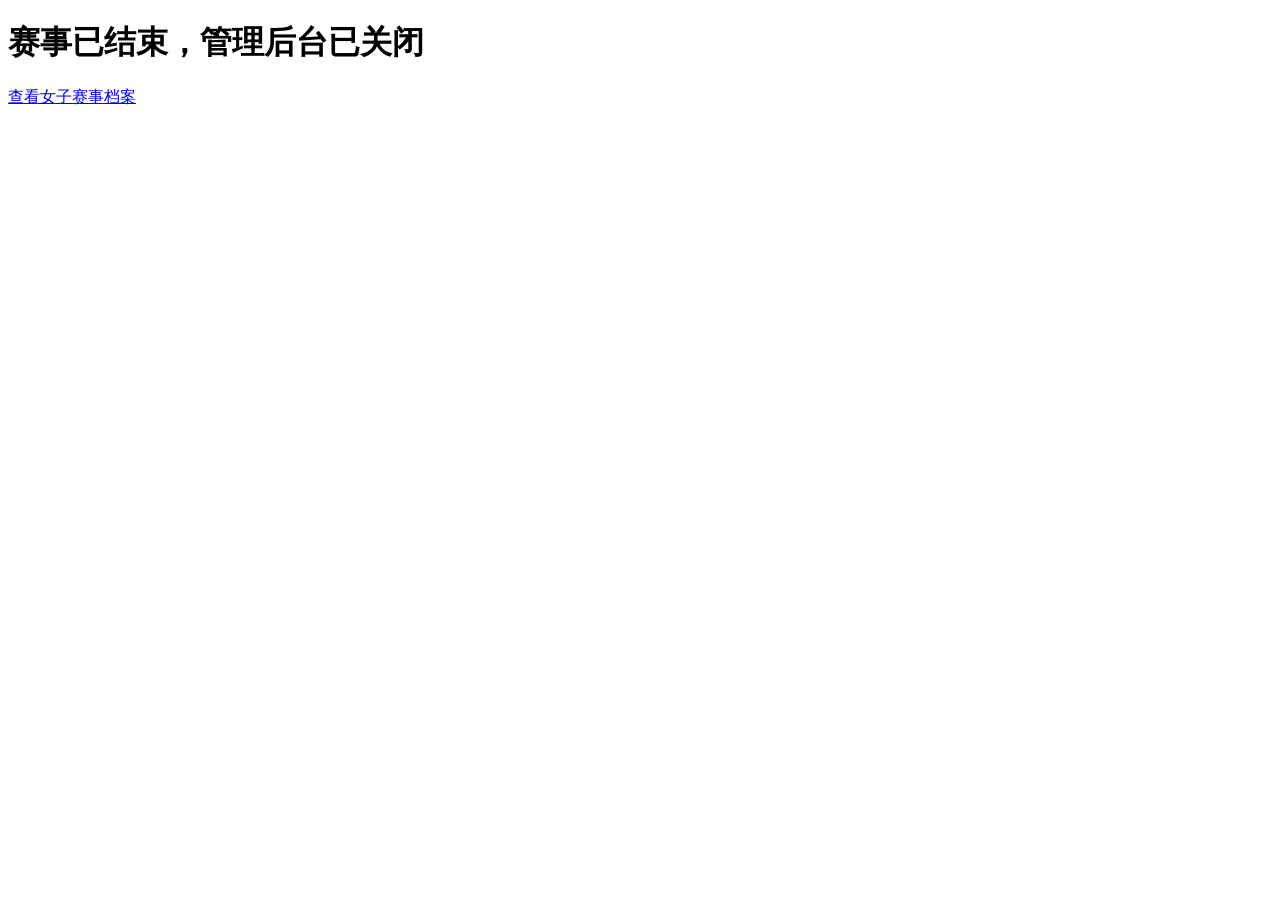
<file: xuexianggirls/manage.html>
<!doctype html><html lang="zh-CN"><meta charset="utf-8"><meta name="viewport" content="width=device-width,initial-scale=1"><title>女子赛事已归档</title><main><h1>赛事已结束，管理后台已关闭</h1><a href="./">查看女子赛事档案</a></main></html>
</file>
<file: portal.css>
:root{--ink:#173b67;--muted:#506783;--paper:#f3f8ff;--line:#d6e3f2}*{box-sizing:border-box}html{scroll-behavior:smooth;scroll-padding-top:20px}body{margin:0;color:var(--ink);font-family:-apple-system,BlinkMacSystemFont,"PingFang SC","Microsoft YaHei",sans-serif;background:var(--paper);position:relative}body:before{content:"";position:absolute;z-index:-1;inset:0;pointer-events:none;background:linear-gradient(90deg,transparent 49.8%,#173b6705 50%,transparent 50.2%),repeating-linear-gradient(0deg,transparent 0 95px,#173b6704 95px 96px);opacity:.9}a{color:inherit;text-decoration:none}a:focus-visible{outline:3px solid #ba432a;outline-offset:5px}h1,h2,h3,p{margin:0}.shell{width:min(100% - 36px,1020px);margin:auto}.skip{position:absolute;top:-60px;left:15px;padding:12px;background:white;z-index:5}.skip:focus{top:10px}.intro{padding-top:28px}.season{display:flex;align-items:center;gap:8px;font-size:11px;font-weight:700;letter-spacing:.08em}.dot{width:7px;height:7px;background:#d65336;border-radius:50%}.edition{margin-left:auto;font-size:10px;letter-spacing:.15em;color:var(--muted)}.intro-main{position:relative;display:flex;align-items:center;justify-content:space-between;padding:31px 0 26px}.eyebrow{font-size:9px;letter-spacing:.2em;margin-bottom:12px;font-weight:600;color:var(--muted)}h1{font-size:48px;line-height:1.22;letter-spacing:-.055em;font-weight:850}.highlight{position:relative;isolation:isolate}.highlight:after{content:"";position:absolute;z-index:-1;left:0;right:-4px;bottom:4px;height:11px;background:#ffbba3;transform:rotate(-3deg)}.intro-note{font-size:12px;line-height:1.9;margin-top:19px;color:var(--muted)}.ball{width:96px;height:96px;transform:rotate(-8deg);margin:0 4px 40px 0;filter:drop-shadow(9px 12px 0 #173b6708)}.intro-bottom{display:flex;justify-content:space-between;align-items:center;padding:13px 0;border-top:1px solid var(--line);border-bottom:1px solid var(--line);font-size:10px;color:var(--muted)}.intro-bottom a{font-weight:700;color:var(--ink);min-height:30px;display:flex;align-items:center;gap:16px}.intro-bottom a span{font-size:20px}.section-label{display:flex;justify-content:space-between;align-items:center;padding:25px 0 13px}.section-label h2{font-size:16px;letter-spacing:.04em}.section-label>span{font-size:9px;letter-spacing:.1em;color:var(--muted)}.event-grid{display:grid;gap:16px}.event-card{border-radius:17px;overflow:hidden;border:1px solid #173b6718;box-shadow:0 5px 0 #173b6705;display:block;transition:transform .18s}.women{background:#def8f0}.men{background:#ddecff}.event-upper{display:grid;grid-template-columns:1.15fr 1fr;gap:12px;padding:20px 18px 17px;align-items:center;min-width:0}.event-copy{min-width:0}.category{display:inline-block;font-size:9px;font-weight:650;letter-spacing:.04em;padding:5px 7px;background:#ffffff90;border:1px solid #173b6710;border-radius:5px;margin-bottom:13px}h3{font-size:14px;line-height:1.4;letter-spacing:.015em}h3>span{display:block;font-size:23px;font-weight:800;line-height:1.35;letter-spacing:-.025em;margin-top:3px}.schedule{display:flex;align-items:center;gap:9px;margin-top:17px}.schedule b{font-size:24px;letter-spacing:-.045em;font-variant-numeric:tabular-nums}.schedule>span{font-size:8px;line-height:1.65;border-left:1px solid #173b6730;padding-left:9px;color:#395c78}.poster-wrap{padding:5px;background:#ffffffb0;border-radius:7px;box-shadow:0 5px 12px #173b6712;transform:rotate(3deg);max-width:160px;justify-self:end;width:100%}.men .poster-wrap{transform:rotate(-3deg)}.poster-wrap img{display:block;width:100%;height:auto;border-radius:3px}.event-bottom{border-top:1px solid #173b6714;background:#ffffff45;padding:11px 15px;display:flex;align-items:center;justify-content:space-between;gap:8px;min-height:49px}.event-bottom>span:first-child{font-size:9px;color:#395c78}.enter{font-size:11px;font-weight:750;display:flex;align-items:center;gap:8px;white-space:nowrap}.arrow{width:27px;height:27px;border-radius:50%;background:var(--ink);color:white;display:grid;place-items:center;font-size:17px}.archive{display:flex;align-items:center;gap:14px;background:#204fa0;color:#ffffff;border-radius:15px;padding:21px 18px;position:relative;overflow:hidden}.archive:after{content:"";position:absolute;border:1px solid #ffffff12;width:140px;height:140px;right:-50px;top:-65px;border-radius:50%;pointer-events:none}.moon{font-family:Georgia,serif;font-size:43px;color:#ffc3a3;line-height:1}.archive-copy{flex:1}.archive-tag{font-size:9px;letter-spacing:.12em;color:#c8e0ff}.archive h3{font-size:15px;margin-top:6px}.archive p{font-size:9px;margin-top:7px;color:#d8e7ff}.archive-arrow{font-size:24px;color:#ffc3a3}.closing{display:flex;justify-content:space-between;align-items:center;padding:31px 2px 32px}.closing>span:first-child{font-size:11px;line-height:1.85;color:var(--muted)}.closing-mark{font-size:10px;line-height:1.2;font-weight:850;letter-spacing:.04em;color:#607b9b}.brand{border-top:1px solid var(--line);background:#e5effc}.brand-inner{width:min(100% - 36px,1020px);margin:auto;display:flex;align-items:center;justify-content:space-between;gap:12px;padding:23px 0 28px}.brand-logo{display:flex;align-items:center;gap:9px;font-size:10px;font-weight:850;letter-spacing:.015em}.brand-logo small{display:block;font-size:9px;font-weight:500;margin-top:4px;color:var(--muted)}.logo-icon{width:31px;height:31px;border:1.5px solid var(--ink);border-radius:50%;display:grid;place-items:center;font-size:22px;position:relative}.logo-icon>span{font-size:9px;position:absolute;right:-3px;bottom:0;color:#d65336;background:#e5effc}.brand p{font-size:9px;line-height:1.8;text-align:right;color:var(--muted)}.brand p small{font-size:8px}@media(min-width:700px){.shell,.brand-inner{width:min(100% - 80px,1020px)}.intro{padding-top:42px}.intro-main{padding:46px 0 36px}h1{font-size:76px}.ball{width:150px;height:150px;margin-right:55px}.intro-note{font-size:15px}.eyebrow{font-size:11px}.event-grid{grid-template-columns:1fr 1fr;gap:24px}.event-upper{padding:28px 24px;gap:18px}h3>span{font-size:30px}.category{font-size:11px}.schedule b{font-size:32px}.schedule>span{font-size:10px}.event-bottom>span:first-child{font-size:11px}.section-label{padding-top:32px}.archive{padding:27px}.archive h3{font-size:21px}.archive p{font-size:12px}.closing{padding:38px 0}}@media(max-width:350px){.shell,.brand-inner{width:calc(100% - 28px)}h1{font-size:43px}.ball{width:76px;height:76px;margin-right:0}.event-upper{padding:17px 13px;gap:8px}h3>span{font-size:21px}.schedule{gap:6px}.schedule b{font-size:22px}.schedule>span{padding-left:6px;font-size:8px}.brand-inner{flex-wrap:wrap}.brand p{text-align:left}.event-bottom{padding:10px 12px}}@media(hover:hover){.event-card:hover{transform:translateY(-3px)}}@media(prefers-reduced-motion:reduce){html{scroll-behavior:auto}.event-card{transition:none}}

.portal-sponsor{display:flex;align-items:center;justify-content:space-between;padding:0 16px;background:#fff}.portal-sponsor span{font-size:10px;color:#395c78}.portal-sponsor img{display:block;width:136px;height:auto}

.sponsor-strip img{width:145px;height:auto;padding:9px 0}.sponsor-panel img{max-width:230px;height:auto}.portal-sponsor img{width:118px;height:auto;padding:8px 0}.sync-status{font-size:11px;color:#41655f;margin:12px 2px}.admin-entry{display:block;padding:14px;text-align:center;min-height:44px;text-decoration:underline;font-size:12px}

/* V28: two upcoming events visible on phones */
.portal-heading{padding:18px 0 12px}.portal-heading p{font-size:11px;letter-spacing:.16em;color:#53647b}.portal-heading h1{font-size:26px;margin:5px 0}.shell{padding-top:0}
@media(max-width:600px){.event-grid{display:grid;grid-template-columns:1fr;gap:12px}.event-upper{min-height:0!important;padding:16px!important;display:grid!important;grid-template-columns:1fr 100px!important}.event-copy h3{font-size:21px!important;margin:8px 0!important}.event-copy h3 span{font-size:16px!important;line-height:1.3!important}.event-copy h3 br{display:none}.poster-wrap{width:100px!important;height:134px!important;transform:none!important;position:relative!important;inset:auto!important}.poster-wrap img{width:100%;height:100%;object-fit:contain}.schedule{margin-top:8px!important}.schedule b{font-size:25px!important}.schedule span{font-size:10px!important}.event-bottom{padding:10px 16px!important;font-size:11px!important}.portal-sponsor{padding:5px 16px!important;min-height:0!important}.portal-sponsor img{max-height:22px!important;width:auto!important}.section-label{margin:12px 0!important}.category{font-size:10px!important}.archive-section{margin-top:22px!important}.closing{display:none}}

.event-grid:has(>.event-card:only-child){grid-template-columns:minmax(0,1fr)}.archive+.archive{margin-top:14px}
</file>
<file: shared/event.css>
*{box-sizing:border-box}html{scroll-behavior:smooth}body{--ink:#193d46;--muted:#536e75;--accent:#b82d65;--accent-soft:#ffebf3;--primary:#006f75;--soft:#e4f7f5;--bg:#f1fbfa;--line:#c9e8e4;--glow:#b8efeb;margin:0;background:var(--bg);color:var(--ink);font-family:"Noto Sans SC","PingFang SC","Microsoft YaHei",sans-serif;font-size:15px;line-height:1.6}.boys{--ink:#153d65;--muted:#546c82;--accent:#c4470d;--accent-soft:#fff0d9;--primary:#075fae;--soft:#e4f1ff;--bg:#f2f8ff;--line:#cbdff2;--glow:#b6dcff}a{color:inherit;text-decoration:none}button,input,select,textarea{font:inherit}button,a,input,select,textarea{touch-action:manipulation}button{cursor:pointer}button:disabled{cursor:not-allowed;opacity:.55}button:focus-visible,a:focus-visible,input:focus-visible,select:focus-visible,textarea:focus-visible{outline:3px solid var(--accent);outline-offset:4px}img{display:block;max-width:100%}h1,h2,h3,p{margin:0}h1{font-size:clamp(35px,4.5vw,62px);line-height:1.22;letter-spacing:-.045em;font-weight:900}h2{font-size:25px;line-height:1.4;letter-spacing:-.02em}h3{font-size:17px}.wrap{max-width:1240px;margin:0 auto;padding:0 32px}.skip{position:fixed;top:-100px;left:15px;z-index:100;background:white;padding:12px}.skip:focus{top:12px}.mast{background:#ffffffde;border-bottom:1px solid var(--line)}.mast-inner{display:flex;align-items:center;justify-content:space-between;min-height:86px;gap:15px}.logo{display:flex;align-items:center;gap:12px;font-size:14px;font-weight:850;letter-spacing:.06em}.logo small{display:block;color:var(--muted);font-size:10px;letter-spacing:.14em;font-weight:500;margin-top:2px}.logo-mark{display:grid;place-content:center;position:relative;height:42px;width:42px;border:2px solid var(--primary);border-radius:50%;color:var(--primary);font:900 24px/1 sans-serif;transform:rotate(-8deg)}.logo-mark span{position:absolute;font-size:13px;color:var(--accent);right:-6px;bottom:-2px;background:white}.home-link{font-size:13px;font-weight:700;min-height:44px;display:flex;align-items:center}.tabs{position:sticky;top:0;background:var(--bg);border-bottom:1px solid var(--line);z-index:20}.tab-inner{display:flex;gap:27px;overflow-x:auto;scrollbar-width:thin}.tab-inner a{white-space:nowrap;font-size:14px;font-weight:700;padding:17px 0;position:relative;min-height:54px}.tab-inner a[aria-current=page]{color:var(--primary)}.tab-inner a[aria-current=page]:after{content:"";position:absolute;height:3px;background:var(--accent);bottom:0;left:0;right:0;border-radius:3px}.hero{display:grid;grid-template-columns:1.15fr 1fr;gap:58px;align-items:center;padding:48px 0 46px}.eyebrow{color:var(--primary);font-size:11px;letter-spacing:.18em;font-weight:800;margin-bottom:16px}.pill{display:inline-flex;align-items:center;gap:7px;padding:6px 12px;border-radius:50px;background:var(--accent-soft);color:var(--accent);font-size:12px;font-weight:750;margin-bottom:22px}.pill:before{content:"";height:6px;width:6px;border-radius:50%;background:currentColor}.hero h1 .cup{display:block;color:var(--primary);margin-bottom:9px;font-size:1.22em}.slogan{font-size:19px;color:var(--muted);margin:22px 0 29px}.hero-actions{display:flex;gap:10px;flex-wrap:wrap}.button{display:inline-flex;align-items:center;justify-content:center;gap:8px;min-height:46px;padding:10px 20px;border-radius:12px;border:1px solid var(--primary);background:var(--primary);color:white;font-size:14px;font-weight:700}.button.quiet{background:#fff;color:var(--primary);border-color:var(--line)}.hero-meta{display:flex;gap:26px;margin-top:32px;padding-top:25px;border-top:1px solid var(--line)}.hero-meta b{display:block;font-size:22px;font-family:Arial,sans-serif}.hero-meta span{font-size:11px;color:var(--muted)}.hero-art{padding:12px;background:white;border:1px solid var(--line);border-radius:28px;box-shadow:0 14px 40px #153d6510;max-width:450px;justify-self:end;position:relative}.hero-art img{border-radius:19px;width:100%;height:auto}.hero-art figcaption{display:flex;justify-content:space-between;color:var(--muted);font-size:11px;margin:10px 4px 1px}.facts{display:grid;grid-template-columns:repeat(4,1fr);border:1px solid var(--line);background:white;border-radius:17px;margin-bottom:40px;overflow:hidden}.fact{padding:22px 24px;border-right:1px solid var(--line)}.fact:last-child{border-right:0}.fact .label{font-size:11px;color:var(--muted);display:block;margin-bottom:9px}.fact b{font-size:17px;display:block}.fact p{font-size:12px;color:var(--muted);margin-top:3px}.section{margin:0 0 34px}.section-title{display:flex;justify-content:space-between;align-items:center;gap:12px;margin-bottom:17px}.section-title span{font:11px/1.4 Arial,sans-serif;letter-spacing:.1em;color:var(--muted)}.panel{background:white;border:1px solid var(--line);border-radius:18px;padding:26px;margin:20px 0}.panel p,.rule p{color:var(--muted);line-height:1.9}.panel h2{margin-bottom:14px}.twocol{display:grid;grid-template-columns:1fr 1fr;gap:20px}.twocol>.panel{margin:0}.note,.notice{background:var(--accent-soft);border:1px solid var(--line);padding:15px 19px;border-radius:13px;font-size:13px;margin:20px 0;line-height:1.9}.note b{display:block;margin-bottom:4px}.notice{color:var(--accent)}.muted{color:var(--muted);font-size:13px}.empty{padding:34px 24px;border:1px dashed var(--line);border-radius:16px;background:#ffffffb8;text-align:center;color:var(--muted)}.empty b{display:block;font-size:16px;color:var(--ink);margin-bottom:7px}.empty small{font-size:12px}.cards{display:grid;grid-template-columns:repeat(2,1fr);gap:16px}.team-card{width:100%;background:#fff;border:1px solid var(--line);border-radius:15px;text-align:left;padding:22px;color:var(--ink);min-height:100px;display:flex;align-items:center;gap:18px}.team-code{font:900 25px Arial;color:var(--primary)}.team-card small{display:block;color:var(--muted);margin-top:4px}.page-top{padding:38px 0 26px}.page-top .eyebrow{margin-bottom:8px}.page-top h1{font-size:34px}.page-top p{margin-top:12px;color:var(--muted);font-size:14px}.filters{display:flex;gap:12px;flex-wrap:wrap;margin-bottom:24px;align-items:flex-end}.filters label{display:flex;flex-direction:column;gap:6px;font-size:12px;color:var(--muted)}select,input,textarea{border:1px solid var(--line);border-radius:10px;background:white;color:var(--ink);min-height:44px;padding:9px 12px;max-width:100%}.table-scroll{overflow-x:auto;border:1px solid var(--line);border-radius:15px;background:white;margin-bottom:18px}table{border-collapse:collapse;width:100%;min-width:560px;font-size:13px}th{background:var(--soft);font-weight:700;text-align:left;white-space:nowrap}th,td{padding:13px 15px;border-bottom:1px solid var(--line)}tr:last-child td{border-bottom:0}.rank{font-weight:800;color:var(--primary)}.match-card{background:white;border:1px solid var(--line);border-radius:16px;padding:20px}.match-top{display:flex;justify-content:space-between;color:var(--muted);font-size:11px;margin-bottom:16px}.match-team{display:flex;justify-content:space-between;font-weight:750;margin:9px 0;font-size:16px;gap:15px}.match-team b{font:800 25px Arial;color:var(--primary)}.match-card .set-scores{font:12px Arial;color:var(--muted);padding-top:10px}.match-status{font-size:11px;color:var(--accent)}.rule{padding:21px 0;border-bottom:1px solid var(--line)}.rule:last-child{border-bottom:0}.rule h3{margin-bottom:8px}.rule p{font-size:14px}.contacts{display:grid;gap:10px;margin-top:17px}.contact{display:flex;align-items:center;justify-content:space-between;border-top:1px solid var(--line);padding:12px 0;gap:12px;flex-wrap:wrap}.contact strong{font-size:14px}.contact code{font-size:13px}.contact button{font-size:12px;min-height:44px}.prizes{display:grid;grid-template-columns:repeat(3,1fr);gap:17px}.prize{background:#fff;border:1px solid var(--line);border-radius:17px;text-align:center;padding:28px 14px}.prize:first-child{background:var(--accent-soft)}.prize .medal{display:block;font:900 39px Arial;color:var(--accent);margin-bottom:10px}.prize b{font-size:18px}.prize p{font-size:13px;color:var(--muted);margin-top:9px}.status-alert{margin-top:20px;background:#fff1dd;padding:15px;border:1px solid #edbe75;border-radius:12px;color:#6b3b10}.foot{display:flex;justify-content:space-between;gap:20px;border-top:1px solid var(--line);padding-top:25px;padding-bottom:35px;margin-top:48px;color:var(--muted);font-size:11px}.foot a{min-height:44px;display:flex;align-items:center}.full-poster{border-radius:15px;max-width:700px;margin:auto}dialog{border:1px solid var(--line);border-radius:20px;max-width:min(650px,94vw);width:650px;padding:25px;color:var(--ink)}dialog::backdrop{background:#12374390}dialog h2{margin-bottom:15px}.roster-photo{width:100%;height:auto}.roster-table{min-width:0}.toast{position:fixed;bottom:30px;left:50%;transform:translateX(-50%);background:var(--ink);color:#fff;padding:12px 20px;border-radius:12px;z-index:100;font-size:13px;width:max-content;max-width:90vw}.manager{padding-top:30px;padding-bottom:40px;max-width:1000px}.manager h1{font-size:32px;margin:22px 0}.form-grid{display:grid;grid-template-columns:repeat(3,1fr);gap:15px;margin:20px 0}.form-grid label,form>label{display:flex;flex-direction:column;gap:6px;font-size:13px}form>.button{margin-top:15px}.toolbar{display:flex;gap:12px;flex-wrap:wrap;margin:25px 0}.toolbar input{width:230px}.scores{grid-template-columns:repeat(2,1fr);max-width:550px}.error{color:#a22328;font-weight:700}.tiny-action{margin-left:10px;border:1px solid var(--line);border-radius:7px;background:white;color:var(--primary);padding:7px 12px;min-height:44px}.manager table{min-width:480px}
@media(min-width:1500px){.hero-art{max-width:455px}}@media(max-width:900px){.wrap{padding:0 23px}.hero{gap:25px}.hero-art{margin:0}.hero-meta{gap:20px}.fact{padding:18px 16px}.fact b{font-size:15px}.tab-inner{gap:25px}}@media(max-width:640px){.wrap{padding:0 18px}.mast-inner{min-height:74px}.logo{font-size:12px}.home-link{font-size:11px}.tab-inner{gap:24px}.tab-inner a{font-size:13px;padding:14px 0}.hero{grid-template-columns:1fr;padding:30px 0;gap:29px}.hero h1{font-size:42px}.hero-art{max-width:none;width:100%;justify-self:stretch;margin:0;padding:9px;border-radius:20px}.hero-art img{border-radius:12px}.slogan{font-size:16px;margin:16px 0 22px}.hero-meta{margin-top:24px;padding-top:20px}.facts{grid-template-columns:1fr 1fr;margin-bottom:28px}.fact:nth-child(2){border-right:0}.fact:nth-child(-n+2){border-bottom:1px solid var(--line)}.fact{padding:16px}.fact b{font-size:15px}.twocol,.cards{grid-template-columns:1fr}.panel{padding:20px;border-radius:15px}.page-top{padding-top:28px}.page-top h1{font-size:30px}.section-title h2{font-size:22px}.prizes{gap:9px}.prize{padding:22px 9px}.prize b{font-size:14px}.prize p{font-size:11px}.prize .medal{font-size:28px}.foot{display:block;padding-top:22px;padding-bottom:26px}.foot span{display:block;margin-top:10px}.form-grid{grid-template-columns:1fr}.scores{grid-template-columns:1fr 1fr}.manager{padding-top:24px;padding-bottom:24px}.filters{gap:9px}.filters label{flex:1 1 130px}.hero-meta b{font-size:20px}.hero-actions .button{flex:1}.pill{margin-bottom:16px}.eyebrow{font-size:10px}}
@media(prefers-reduced-motion:reduce){html{scroll-behavior:auto}}

.results-matrix th,.results-matrix td{text-align:center;min-width:68px}.results-matrix th:nth-child(2),.results-matrix td:nth-child(2){position:sticky;left:0;text-align:left;background:#fff;z-index:1;min-width:130px;max-width:170px;white-space:normal}.results-matrix th:nth-child(2){z-index:2}.matrix-name{display:block;max-width:120px;min-width:85px;white-space:normal;font-size:10px;line-height:1.5;font-weight:500}.matrix-score strong{display:block;font-size:16px}.matrix-score small{display:block;white-space:nowrap;font-size:10px;line-height:1.6}.matrix-live{background:#fff1ce}.matrix-self{background:#f0f5f4;color:#81938f}
/* V23 roster directory */
.roster-tools{display:flex;gap:14px;align-items:flex-end;justify-content:space-between;margin:22px 0 12px}.roster-tools label{display:flex;flex-direction:column;gap:7px;flex:1;font-size:12px;font-weight:700}.roster-tools input{width:100%;max-width:440px;min-height:48px}.roster-tools button{font-size:12px;white-space:nowrap;min-height:48px}.roster-directory{display:grid;grid-template-columns:repeat(2,minmax(0,1fr));gap:20px;align-items:start;margin:22px 0}.roster-team{min-width:0;background:#fff;border:1px solid #c6e6df;border-radius:20px;overflow:hidden;box-shadow:0 5px 0 #157b6c0c}.roster-team[hidden],.roster-group[hidden]{display:none}.roster-team summary{display:flex;align-items:center;gap:15px;cursor:pointer;padding:22px;list-style:none;background:linear-gradient(120deg,#e7f8ef,#fff 90%);min-height:100px}.roster-team summary::-webkit-details-marker{display:none}.roster-team summary:focus-visible{outline:3px solid #c96732;outline-offset:-4px}.roster-emblem{display:grid;place-items:center;flex:none;width:48px;height:52px;font:850 23px Arial;color:#087f7a;background:#fff;border:1px solid #b9ddd4;border-radius:12px 12px 19px 19px;box-shadow:0 3px 0 #0c716715}.roster-team-title{flex:1;min-width:0}.roster-team-title strong{font-size:19px;line-height:1.4;overflow-wrap:anywhere}.roster-team-title small{display:block;font-size:11px;color:#59756d;margin-top:5px}.roster-toggle{font-size:25px;color:#3b8b78}.roster-team[open] .roster-toggle{transform:rotate(45deg)}.roster-team-body{padding:8px 18px 20px}.player-grid{display:grid;gap:9px}.player-tile{display:flex;align-items:center;gap:13px;min-height:64px;border-radius:11px;background:#f3f8f6;padding:11px 13px}.jersey-number{flex:none;min-width:38px;max-width:72px;color:#087c78;font:850 20px/1.3 Arial;text-align:center;overflow-wrap:anywhere}.player-identity{flex:1;min-width:0}.player-identity strong{display:flex;align-items:center;gap:7px;flex-wrap:wrap;font-size:15px;line-height:1.4}.player-identity small{display:block;margin-top:4px;font-size:11px;color:#637a73;overflow-wrap:anywhere}.captain-tag,.grade-tag{display:inline-block;flex:none;font-size:9px;line-height:1.6;padding:2px 6px;border-radius:5px;font-weight:700;white-space:nowrap}.captain-tag{background:#ffedbd;color:#795818}.grade-tag{background:#dff0ec;color:#36695c}
/* V23 tournament tree */
.bracket-navigation{display:flex;gap:9px;flex-wrap:wrap;margin:22px 0 10px}.bracket-navigation .button{font-size:12px;min-height:44px}.bracket-navigation .final-jump{background:#75511d;color:#fff9de;border-color:#ac7e31}.tree-swipe{font-size:11px;color:#5b776f;line-height:1.7;margin-bottom:12px}.tree-scroll{max-width:100%;overflow-x:auto;overscroll-behavior-x:contain;border:1px solid #c4e3d7;background:linear-gradient(155deg,#f9fffbe8,#e8f7f0ed);border-radius:20px;scrollbar-color:#8dcbb3 #e9f5ee;scrollbar-width:thin}.tree-scroll:focus-visible{outline:3px solid #c96732;outline-offset:3px}.bracket-canvas{width:1050px;height:740px;position:relative;margin:12px}.tree-connectors{position:absolute;inset:0;width:1050px;height:740px;pointer-events:none}.tree-connectors path{fill:none;stroke:#7fae93;stroke-width:2}.tree-connectors circle{fill:#c49c48;stroke:#fff;stroke-width:2}.tree-round-label{position:absolute;top:10px;font-size:21px;letter-spacing:.03em}.tree-round-label small{font:10px Arial;display:block;margin-top:7px;letter-spacing:.12em;color:#668674}.quarter-label{left:12px}.semi-label{left:382px}.tree-quarter,.tree-semi{position:absolute;width:266px}.tree-quarter{left:0}.q1{top:60px}.q2{top:230px}.q3{top:400px}.q4{top:570px}.tree-semi{left:370px}.s1{top:145px}.s2{top:485px}.bracket-node{width:100%;height:130px;background:#fff;border:1px solid #c2ddd0;border-radius:13px;padding:12px 15px;box-shadow:0 4px 12px #316b4910;overflow:hidden}.tree-match-meta{display:flex;justify-content:space-between;font-size:9px;line-height:1.4;color:#658072;margin-bottom:10px}.tree-side{display:flex;align-items:center;justify-content:space-between;gap:10px;min-height:28px;font-size:13px;line-height:1.35;font-weight:650}.tree-side>span{min-width:0;overflow-wrap:anywhere}.tree-side b{font:800 19px Arial;color:#688674;flex:none}.tree-side.tree-winner{color:#0c7961}.tree-side.tree-winner b{color:#0c7961}.tree-sets{font:10px/1.4 Arial,sans-serif;color:#678374;margin-top:6px;white-space:nowrap;overflow:hidden;text-overflow:ellipsis}.championship{position:absolute;left:734px;top:170px;width:300px;padding:26px 18px 19px;border-radius:24px;background:radial-gradient(ellipse at 50% 0,#fff5be,#f5df9c 48%,#e8c975);border:2px solid #d0a447;box-shadow:0 10px 0 #9f792527,0 15px 30px #a5832826;text-align:center;isolation:isolate}.championship:before,.championship:after{content:"";position:absolute;z-index:-1;width:240px;height:240px;border:1px solid #fff4c37d;border-radius:50%;top:15px;left:28px}.championship:after{inset:27px auto auto 40px;width:216px;height:216px}.championship-stars{position:absolute;inset:20px 0 auto;color:#9c7627;font-size:19px;letter-spacing:15px}.final-trophy{display:block;width:87px;height:87px;margin:5px auto 8px;filter:drop-shadow(0 5px 1px #95702320)}.final-kicker{font:800 9px Arial;letter-spacing:.21em;color:#866525;margin:4px 0 8px}.championship h2{font-size:32px;line-height:1.2;color:#62451a;letter-spacing:.13em}.champion-call{font-size:13px;font-weight:750;color:#85632b;margin:11px 0 19px;min-height:20px}.championship .final-match{height:130px;background:#fffbee;border:1px solid #c6a051;box-shadow:0 3px 0 #9f79251a;text-align:left}.championship .tree-side{color:#62451a}.championship .tree-side b{color:#9b7026}.championship .tree-match-meta{color:#947438}.championship .tree-sets{color:#947438}.bronze-section{display:grid;grid-template-columns:1fr 320px;align-items:center;gap:25px;margin:26px 0;padding:23px;border-radius:18px;border:1px solid #d8cab3;background:linear-gradient(120deg,#fffcf5,#f3ece2)}.bronze-section .eyebrow{color:#967b52;font-size:10px}.bronze-section h2{font-size:24px;color:#6d573d;margin:8px 0}.bronze-section p{font-size:12px;color:#8e7b66;line-height:1.8}.bronze-match{border-color:#d9c9ad;background:#fffdf8}.bronze-match .tree-side b{color:#987546}@media(max-width:700px){.roster-directory{grid-template-columns:1fr;gap:14px}.roster-tools{gap:9px}.roster-tools button{padding:10px;font-size:11px}.roster-team summary{padding:18px;gap:12px;min-height:94px}.roster-team-title strong{font-size:19px}.roster-team-body{padding:5px 12px 15px}.player-tile{padding:10px 12px}.tree-scroll{border-radius:15px}.bracket-navigation .button{padding:10px 14px}.bronze-section{grid-template-columns:1fr;gap:17px;padding:20px}.bronze-section .bracket-node{max-width:360px}.bracket-canvas{margin:9px}}@media(prefers-reduced-motion:reduce){.tree-scroll{scroll-behavior:auto}}

/* V26 selected-team playing and officiating roles */
.schedule-summary{margin:-7px 0 18px;overflow-wrap:anywhere}.match-roles{display:flex;flex-wrap:wrap;gap:8px;margin-bottom:14px}.match-role{display:inline-flex;align-items:center;gap:6px;padding:5px 11px;border-radius:7px;font-size:12px;line-height:1.5;font-weight:800}.playing-role{color:#006d70;background:#e0f4ef;border:1px solid #b6ded4}.duty-role{color:#ab2435;background:#ffedf0;border:1px solid #e8a0ab}.duty-role:before{content:"!";display:inline-grid;place-items:center;width:15px;height:15px;border-radius:50%;background:#ab2435;color:#fff;font:800 11px Arial}.match-card.is-officiating{border:2px solid #ca4052;background:#fffafb;box-shadow:0 4px 0 #ab24351a}.match-card.is-officiating .match-officials{color:#ab2435;font-weight:750}

/* V27 mobile arrival guide */
.guide-kicker{display:block;font-size:11px;font-weight:800;letter-spacing:.08em;color:var(--primary);margin-bottom:8px}.venue-address{border-top:5px solid var(--primary)}.venue-address h2{font-size:29px;margin:8px 0 12px}.venue-full-address{font-size:16px!important;color:var(--ink)!important;overflow-wrap:anywhere;max-width:670px}.venue-address .button{margin:20px 0 12px}.arrival-cards{display:grid;grid-template-columns:1fr 1fr;gap:16px}.arrival-card{padding:25px;border:1px solid var(--line);background:#fffef9;border-radius:18px}.arrival-card h2{font-size:20px;margin:9px 0 16px}.arrival-card p{display:flex;justify-content:space-between;gap:12px;font-size:14px;margin:9px 0;color:var(--muted)}.arrival-card b{color:var(--ink)}.arrival-time-note{font-size:12px;line-height:1.8;margin:15px 2px 26px;color:var(--muted)}.station-exit{display:inline-flex;padding:8px 14px;border-radius:9px;font-weight:800;color:var(--primary);background:var(--soft);margin:3px 0 18px}.walk-steps{padding:0;margin:0 0 25px;list-style:none;display:grid;gap:14px}.walk-steps li{display:flex;gap:12px;align-items:flex-start}.walk-steps li>span{flex:none;display:grid;place-items:center;width:31px;height:31px;border-radius:50%;font:800 12px Arial;color:white;background:var(--primary)}.walk-steps p{font-size:14px;line-height:1.8!important}.guide-original{display:block;width:min(100%,690px);margin:auto;border:1px solid var(--line);border-radius:12px;overflow:hidden;background:white}.walk-guide-image{width:100%;height:auto;object-fit:contain}.guide-original>span{display:block;text-align:center;padding:12px;font-size:12px;font-weight:700;color:var(--primary)}.station-source{display:block;font-size:11px;text-decoration:underline;margin-top:18px;min-height:44px;padding:12px 0;color:var(--muted)}.parking-guide{display:grid;grid-template-columns:1fr 310px;align-items:center;gap:28px;background:#fffdf5!important}.parking-guide p{font-size:14px;margin:12px 0 20px}.parking-guide img{width:100%;height:auto;object-fit:contain;border:1px solid #eadfbd;border-radius:10px;background:white}.parking-guide h2{font-size:25px}.arrival-card,.venue-address,.parking-guide{min-width:0}@media(max-width:640px){.arrival-cards{grid-template-columns:1fr;gap:12px}.arrival-card{padding:21px}.parking-guide{grid-template-columns:1fr;gap:22px}.parking-guide img{max-width:330px;margin:auto}.venue-address h2{font-size:25px}.metro-guide h2{font-size:22px}}
/* V28 matchday and editorial tools */
textarea{font:inherit;box-sizing:border-box;width:100%;padding:12px;border:1px solid #aab6c4;border-radius:10px}#content-manager form{display:grid;gap:14px}#content-manager label{display:grid;gap:6px}#content-manager article{padding:12px 0;border-bottom:1px solid #ddd}#timeline-v28 summary{cursor:pointer;font-size:20px;min-height:44px}.day-slot{border-left:3px solid var(--accent,#7c99bb);padding:0 0 20px 14px}.day-slot h3{font-size:24px;margin:12px 0}.day-courts{display:grid;grid-template-columns:repeat(4,minmax(0,1fr));gap:10px}.day-courts article{background:#fff;border:1px solid #ccd7e3;border-radius:12px;padding:12px;display:grid;gap:7px;color:#18283b}.day-courts span,.day-courts small{font-size:11px;overflow-wrap:anywhere}.day-courts strong{font-size:14px;color:#526985}.day-courts b{font-size:14px;overflow-wrap:anywhere}#tree-image-dialog{width:96vw;max-width:1800px;padding:10px;border:0;border-radius:12px;background:#101e32;color:#fff}#tree-image-dialog::backdrop{background:#000b}#tree-image-dialog img{width:100%;height:auto;display:block;max-height:80dvh;object-fit:contain}.tree-image-actions{display:flex;gap:12px;align-items:center;flex-wrap:wrap}.tree-image-actions span{font-size:12px}@media(max-width:700px){.day-courts{grid-template-columns:repeat(2,minmax(0,1fr))}.day-slot{padding-left:10px}#timeline-v28{padding:14px}.tree-image-actions .button{padding:10px;font-size:13px}}

/* Compact roster badges */
.player-badges{display:flex;flex-wrap:wrap;align-items:center;gap:5px;margin-top:5px}.player-badges .captain-tag{margin:0}.player-badge{display:inline-flex;align-items:center;gap:3px;font-size:11px;line-height:1.5;padding:2px 6px;border-radius:6px;font-weight:600}.level-badge{color:#80500c;background:#fff1cf}.restricted-badge{color:#9b2935;background:#ffe6e9}.unrestricted-badge{color:#526675;background:#eef3f6}
</file>
<file: shared/festival.css>
/* Poster-led scenery. Original illustration assets stay unchanged. */
body.girls,body.boys{background-color:#bcefea;background-image:linear-gradient(180deg,#a7eee998 0,#eafbf1df 1050px,#e5faf6ed 2000px),url('../assets/girls-poster.webp');background-size:100% 2300px,1600px auto;background-position:center top,center 60px;background-repeat:repeat-y;position:relative;isolation:isolate}.boys{background-color:#a8dcfa!important;background-image:linear-gradient(180deg,#8bcefb80 0,#e5f5ffdc 1050px,#e1f1ffec 2000px),url('../assets/boys-poster.webp')!important}body:before{content:"";position:absolute;inset:0;z-index:-1;pointer-events:none;background-image:radial-gradient(circle at 10% 350px,#ffffffb8 0 2px,transparent 3px),radial-gradient(circle at 82% 220px,#fff9 0 2px,transparent 3px);background-size:47px 51px,67px 63px;opacity:.5}.event-topline{min-height:38px;display:flex;align-items:center;justify-content:space-between;font-size:11px;font-weight:750;color:var(--primary)}.event-topline a{min-height:38px;display:flex;align-items:center}.tabs{background:#fffffff0;box-shadow:0 4px 18px #1b729011;border-bottom:2px solid #ffffff;backdrop-filter:blur(14px)}.tab-inner{justify-content:center}.tab-inner a[aria-current=page]:after{height:5px;border-radius:8px;bottom:6px}.festival-hero{position:relative;padding-top:46px;padding-bottom:36px;min-height:640px;gap:45px}.sky-decor{position:absolute;inset:0;pointer-events:none;z-index:-1;overflow:hidden}.hero-copy{position:relative;z-index:2;max-width:640px;padding:38px 26px;background:linear-gradient(130deg,#fffefadf,#ffffffb0 72%,#ffffff42);border-radius:30px 80px 26px 65px;box-shadow:0 9px 30px #1258600a}.hero .eyebrow{letter-spacing:.15em;color:var(--primary);font-weight:850}.hero h1{font-size:clamp(38px,4vw,57px);font-weight:950;line-height:1.27;text-shadow:2px 3px 0 #ffffff}.hero h1 .cup{position:relative;width:max-content;color:#fff;font-size:1.27em;-webkit-text-stroke:1px var(--primary);paint-order:stroke fill;text-shadow:3px 4px 0 var(--primary),-2px -2px 0 var(--primary),2px -2px 0 var(--primary),-2px 2px 0 var(--primary);margin-bottom:18px;padding:4px 17px 9px;transform:rotate(-3deg);z-index:1}.hero h1 .cup:before{content:"";position:absolute;inset:5px -10px 0;background:var(--accent);z-index:-1;clip-path:polygon(2% 13%,18% 6%,18% 1%,53% 7%,88% 0,96% 11%,90% 23%,100% 30%,96% 57%,100% 63%,94% 86%,76% 92%,75% 98%,42% 93%,8% 100%,11% 89%,0 76%,5% 60%,0 45%,5% 31%)}.girls .hero h1 .cup:before{background:#f68cb4}.boys .hero h1 .cup:before{background:#ffc94e}.slogan{font-weight:800;color:var(--accent);font-size:20px;letter-spacing:.05em}.hero .pill{background:#fff8e2;box-shadow:0 3px 0 #cfab4830;color:var(--accent);border:1px solid #ffffff}.hero .button{box-shadow:0 4px 0 #003c4f24;border:2px solid white;border-radius:50px;transition:transform .15s}.hero .button:hover{transform:translateY(-2px)}.hero .button.quiet{background:#fffef5}.hero-art{transform:rotate(2deg);padding:10px 10px 7px;border:3px solid white;border-radius:22px;box-shadow:10px 12px 0 #006f7521,0 12px 32px #17525827;position:relative;z-index:1}.boys .hero-art{transform:rotate(-2deg);box-shadow:10px 12px 0 #075fae21,0 12px 32px #174b7827}.hero-art:before{content:"";position:absolute;width:95px;height:28px;background:#ffe596e0;top:-14px;left:calc(50% - 48px);transform:rotate(-5deg);border:1px dashed #b693444a;z-index:3}.hero-art img{border-radius:12px}.hero-meta{background:#ffffffaf;border-radius:16px;padding:18px 16px;margin-top:28px;border:1px solid #fff;gap:24px}.hero-meta b{color:var(--primary)}.cloud{position:absolute;display:block;background:#fff;border-radius:100px;width:200px;height:55px;filter:drop-shadow(0 8px 0 #ffffff40)}.cloud:before,.cloud:after{content:"";position:absolute;border-radius:50%;background:inherit;width:92px;height:92px;bottom:8px;left:25px}.cloud:after{width:65px;height:65px;left:112px;bottom:5px}.cloud-one{left:-70px;top:145px;transform:scale(.9);opacity:.95}.cloud-two{right:180px;bottom:20px;transform:scale(1.2);opacity:.8}.sun-disc{position:absolute;right:0;top:7px;width:150px;height:150px;border-radius:50%;background:#ffdb6680;border:14px solid #ffefbb8a}.volleyball{position:absolute;display:block;width:105px;height:105px;color:#1f93c5;filter:drop-shadow(0 8px 0 #004b7b15)}.girls .volleyball{color:#37bfc6}.ball-one{left:45%;bottom:32px;transform:rotate(20deg)}.paw-stamp{position:absolute;width:55px;color:#ea82ada3;transform:rotate(-18deg)}.stamp-one{left:38%;top:30px}.stamp-two{left:4%;bottom:35px;transform:rotate(20deg)}.boys .paw-stamp{font-size:75px;color:#ffa84a}.spark{position:absolute;color:#fff;font:900 46px/1 sans-serif;filter:drop-shadow(2px 3px 0 #008caa)}.spark-one{left:50%;top:120px}.spark-two{left:40%;bottom:180px;color:#ffcf56}.court-ribbon{display:flex;justify-content:space-around;align-items:center;gap:15px;color:#fff;font-size:13px;font-weight:850;letter-spacing:.12em;margin:8px 0 22px;padding:12px 16px;background:var(--primary);border:3px solid white;border-radius:8px;transform:rotate(-1deg);box-shadow:0 5px 0 #006d7620;position:relative;overflow:hidden}.court-ribbon:before{content:"";position:absolute;inset:0;background:repeating-linear-gradient(90deg,transparent 0 52px,#fff3 52px 54px),repeating-linear-gradient(0deg,transparent 0 22px,#fff2 22px 24px);opacity:.6}.court-ribbon span{position:relative}.facts{border:3px solid #fff;box-shadow:0 7px 0 #006f7513;border-radius:21px;background:#ffffffeb}.fact{border-color:#a8dad6}.section-title{padding:12px 16px;background:#ffffffe0;border-radius:12px;border-left:6px solid var(--accent);box-shadow:0 3px 0 #16667413}.panel,.match-card,.team-card,.prize{background:#ffffffed;border:2px solid #fff;box-shadow:0 5px 0 #006f7510}.panel{position:relative;overflow:hidden}.panel .eyebrow{position:relative;z-index:1}.panel h2,.panel h3,.panel p,.panel .contacts,.panel .button{position:relative;z-index:1}.note,.notice{background:#ffffffed;border:2px solid white;box-shadow:0 4px 0 #006f7510}.team-card:hover{box-shadow:0 5px 0 var(--primary);border-color:var(--primary)}.team-code{background:var(--soft);border:2px solid white;border-radius:16px;padding:13px 10px;min-width:56px;text-align:center}.page-top{position:relative;padding:32px 155px 28px 18px;background:linear-gradient(90deg,#fffdfbe8,#ffffffba 75%,transparent);border-radius:22px;margin:25px 0 24px;min-height:140px;overflow:hidden}.page-top h1{font-weight:950;color:var(--primary)}.character-peek{position:absolute;right:0;top:0;width:145px;height:145px;background-image:url('../assets/girls-poster.webp');background-size:365px auto;background-position:16% 69%;border-radius:35% 40% 50% 35%;border:5px solid white;transform:rotate(7deg);box-shadow:-3px 7px 0 #f686b040;pointer-events:none}.boys .character-peek{background-image:url('../assets/boys-poster.webp');background-position:18% 65%;box-shadow:-3px 7px 0 #ffb64040}.venue-scene{height:160px;width:calc(100% + 52px);margin:14px -26px 20px;background-image:url('../assets/girls-poster.webp');background-size:100% auto;background-position:center 90%;position:relative;border-top:4px solid #fff;border-bottom:4px solid #fff}.boys .venue-scene{background-image:url('../assets/boys-poster.webp')}.venue-scene:after{content:"";position:absolute;inset:0;background:linear-gradient(90deg,#fff2,transparent)}.empty{background:#ffffffdc;border:2px dashed #fff;box-shadow:0 6px 0 #006f7510}.table-scroll{border:2px solid white;box-shadow:0 6px 0 #006f7510}.foot{background:#ffffffb8;border-top:2px solid white;padding-top:20px;padding-bottom:20px;margin-top:36px;border-radius:20px 20px 0 0}.footer-brand{background:#fffdf2e8;border-top:2px solid white;position:relative}.footer-brand .mast-inner{min-height:100px}.footer-brand .logo-mark{background:#fff}.portal-intro{background:linear-gradient(120deg,#fffefbe5,#ffffff77);border-radius:0 0 60px 0;margin-bottom:32px;padding-left:25px!important;padding-right:25px!important}.event-card{border:3px solid #fff!important;box-shadow:0 7px 0 #006f7519!important}.event-copy{background:#fffffff2}.event-copy .pill{background:#fff9}.event-copy .button{border:2px solid white}.archive-card{border:3px solid #fff8!important}.boys .facts,.boys .panel,.boys .team-card,.boys .match-card,.boys .empty,.boys .table-scroll{box-shadow:0 6px 0 #075fae15}.event-topline a:focus-visible,.footer-brand a:focus-visible{outline:3px solid var(--accent);outline-offset:3px}
@media(max-width:900px){.festival-hero{gap:24px}.hero-copy{padding:28px 20px}.hero h1{font-size:43px}.hero-meta{padding:15px 10px;gap:16px}.ball-one{left:43%;width:75px;height:75px}.hero-art{margin-right:4px}.page-top{padding-right:140px}}@media(max-width:640px){body.girls,body.boys{background-size:100% 1600px,820px auto;background-position:center top,center 60px}.event-topline{font-size:10px}.tab-inner{justify-content:flex-start;gap:23px}.festival-hero{padding-top:23px;min-height:0;gap:25px}.hero-copy{padding:26px 20px 22px;border-radius:24px 60px 20px 35px;max-width:100%;background:linear-gradient(110deg,#fffefbea,#ffffffe0)}.hero h1{font-size:40px}.hero h1 .cup{font-size:1.32em;margin-bottom:17px}.hero-art{margin:10px 5px 0;max-width:calc(100% - 10px);transform:rotate(1.5deg)}.boys .hero-art{transform:rotate(-1.5deg)}.hero-meta{gap:15px;padding:14px 10px;margin-top:20px}.hero-meta b{font-size:19px}.hero-meta span{font-size:10px}.slogan{font-size:17px;margin:18px 0}.cloud-one{left:-115px;top:70px}.sun-disc{right:-35px;top:30px;width:125px;height:125px}.ball-one{left:auto;right:10px;bottom:auto;top:380px;width:58px;height:58px;opacity:.8}.stamp-one{left:auto;right:5px;top:170px;width:40px}.stamp-two{left:0;bottom:20px;width:35px}.spark-one{left:auto;right:40px;top:8px;font-size:32px}.spark-two{left:3px;bottom:45px}.court-ribbon{font-size:10px;gap:10px;padding:10px;margin:9px 0 20px;letter-spacing:.05em}.facts{border-radius:18px;margin-bottom:25px}.fact{padding:14px}.section-title{padding:11px 13px}.section-title h2{font-size:21px}.page-top{padding:25px 94px 23px 15px;margin:20px 0;min-height:125px}.page-top h1{font-size:27px}.page-top p{font-size:12px}.page-top .eyebrow{font-size:9px;letter-spacing:.06em}.character-peek{right:-4px;top:12px;width:95px;height:105px;background-size:270px auto;border:4px solid white}.panel{padding:20px}.venue-scene{width:calc(100% + 40px);margin-left:-20px;margin-right:-20px;height:150px}.team-card{padding:17px;gap:13px}.team-code{font-size:22px;min-width:53px;padding:12px 8px}.foot{margin-top:30px}.footer-brand .mast-inner{min-height:100px;gap:10px}.footer-brand .logo{font-size:11px}.footer-brand .home-link{font-size:10px}.portal-intro{padding-top:35px!important;padding-bottom:28px!important;margin-bottom:24px}.portal-intro h1{font-size:43px}.prizes{gap:8px}}@media(prefers-reduced-motion:reduce){.hero .button{transition:none}.hero .button:hover{transform:none}}
/* Calm sky and illustrated court scenes derived from the supplied posters. */
body.girls{background-color:#d3f6f0;background-image:linear-gradient(180deg,#c5f4ef18 0,#edf9f4a8 1050px,#eef9f4a0 1700px),url('../assets/girls-scene.webp'),url('../assets/girls-scene.webp');background-size:100% 100%,1600px auto,1800px auto;background-position:center top,center top,center bottom;background-repeat:no-repeat}body.boys{background-color:#d5ecfb!important;background-image:linear-gradient(180deg,#c8eaff18 0,#edf6ffab 1050px,#eef5ffa0 1700px),url('../assets/boys-scene.webp'),url('../assets/boys-scene.webp')!important;background-size:100% 100%,1600px auto,1800px auto;background-position:center top,center top,center bottom;background-repeat:no-repeat}.hero-copy{background:linear-gradient(130deg,#fffefbe8,#ffffffcf 75%,#ffffffa0);border:2px solid #ffffffad}.panel,.team-card,.match-card,.prize{background:#ffffffed}.footer-brand{background:#fffdf2ed}.event-topline{background:transparent}.character-peek{background-color:#e8f7f6}.boys .character-peek{background-color:#eaf4fe}
@media(max-width:640px){body.girls,body.boys{background-size:100% 100%,980px auto,980px auto;background-position:center top,center 10px,center bottom}.hero-copy{background:linear-gradient(115deg,#fffefbe8,#ffffffdc)}.event-topline{font-size:10px}.venue-scene{height:140px}}

.event-topline,.event-topline a{min-height:44px}.footer-brand .logo{min-height:44px}

/* V14 girls title sponsor */
.sponsor-strip{display:flex;align-items:center;justify-content:space-between;gap:12px;background:white;border:1px solid #d5e9e5;border-radius:12px;padding:5px 16px;margin-top:18px}.sponsor-strip>span{font-size:11px;color:#3d5f5b;letter-spacing:.08em}.sponsor-strip img{width:158px;height:auto;display:block}.sponsor-panel{text-align:center;margin:25px 0}.sponsor-panel img{display:block;width:min(280px,85%);height:auto;margin:0 auto 8px}.sponsor-panel h2{font-size:23px}.sponsor-panel p{line-height:1.9}.girls:has(.sponsor-strip) .hero .cup{font-size:clamp(29px,4.5vw,56px);letter-spacing:-.04em;white-space:nowrap}@media(max-width:360px){.girls:has(.sponsor-strip) .hero .cup{font-size:27px}.sponsor-strip img{width:134px}}

/* V15 full silhouettes, never crop a poster into a character */
.character-peek,.boys .character-peek{background-color:transparent;background-image:url('../assets/girls-cutout.webp');background-size:contain;background-position:center;background-repeat:no-repeat;border:0;border-radius:0;box-shadow:none;transform:none;width:155px;height:155px;right:8px;top:3px}
.boys .character-peek{background-image:url('../assets/boys-cutout.webp')}
.venue-scene,.boys .venue-scene{height:230px;background-image:url('../assets/girls-cutout.webp'),linear-gradient(160deg,#e0f8f1,#f7fffd);background-size:auto 94%,100% 100%;background-position:center;background-repeat:no-repeat;border:0;border-radius:16px;width:100%;margin:18px 0 22px}
.boys .venue-scene{background-image:url('../assets/boys-cutout.webp'),linear-gradient(160deg,#e4f2ff,#f8fcff)}.venue-scene:after{display:none}
@media(max-width:640px){.character-peek,.boys .character-peek{width:95px;height:110px;right:2px;top:12px;background-size:contain;border:0}.venue-scene,.boys .venue-scene{height:195px;width:100%;margin:16px 0 20px;background-size:auto 94%,100% 100%}}

.sponsor-strip img{width:145px;height:auto;padding:9px 0}.sponsor-panel img{max-width:230px;height:auto}.portal-sponsor img{width:118px;height:auto;padding:8px 0}.sync-status{font-size:11px;color:#41655f;margin:12px 2px}.admin-entry{display:block;padding:14px;text-align:center;min-height:44px;text-decoration:underline;font-size:12px}
</file>
<file: shared/admin.css>
[hidden]{display:none!important}.manager{max-width:1000px;padding:25px 18px 60px}.manager h1{font-size:clamp(23px,4vw,35px);margin:20px 0}.manager h2{font-size:21px;margin-bottom:12px}.manager .panel{margin-top:20px}.manager label{display:flex;flex-direction:column;gap:7px;font-size:14px;margin:12px 0}.manager select,.manager input{font:inherit;width:100%;max-width:100%;min-height:46px;border:1px solid #a0c5c0;background:#fff;border-radius:8px;padding:9px;color:#173e49}.manager button{min-height:46px;margin-top:12px}.manager button:disabled{opacity:.55;cursor:wait}.manager form p{margin:12px 0;font-size:12px;line-height:1.7}.draw-fields{display:grid;grid-template-columns:repeat(2,minmax(0,1fr));gap:10px 18px}.draw-fields label{min-width:0}.score-grid{display:grid;grid-template-columns:50px minmax(0,1fr) minmax(0,1fr);gap:10px;align-items:center}.score-grid label{margin:0}.score-grid b{font-size:13px;overflow-wrap:anywhere}.toolbar{display:flex;gap:10px;flex-wrap:wrap}.sr-only{position:absolute;width:1px;height:1px;padding:0;margin:-1px;overflow:hidden;clip:rect(0,0,0,0)}#store-status{padding:14px;background:#e6f7f2;border-radius:10px;font-size:13px}#store-status.error{background:#fff0eb;color:#9d341b}#manager-preview .match-card{margin:12px 0}.manager a:focus-visible,.manager input:focus-visible,.manager select:focus-visible,.manager button:focus-visible{outline:3px solid #cc6432;outline-offset:3px}@media(max-width:500px){.manager{padding:20px 14px}.manager .panel{padding:18px}.draw-fields{gap:8px}.draw-fields select{font-size:12px;padding:7px}.manager .toolbar .button{padding:10px}.manager .button{font-size:13px}.score-grid{grid-template-columns:38px minmax(0,1fr) minmax(0,1fr)}}
</file>
